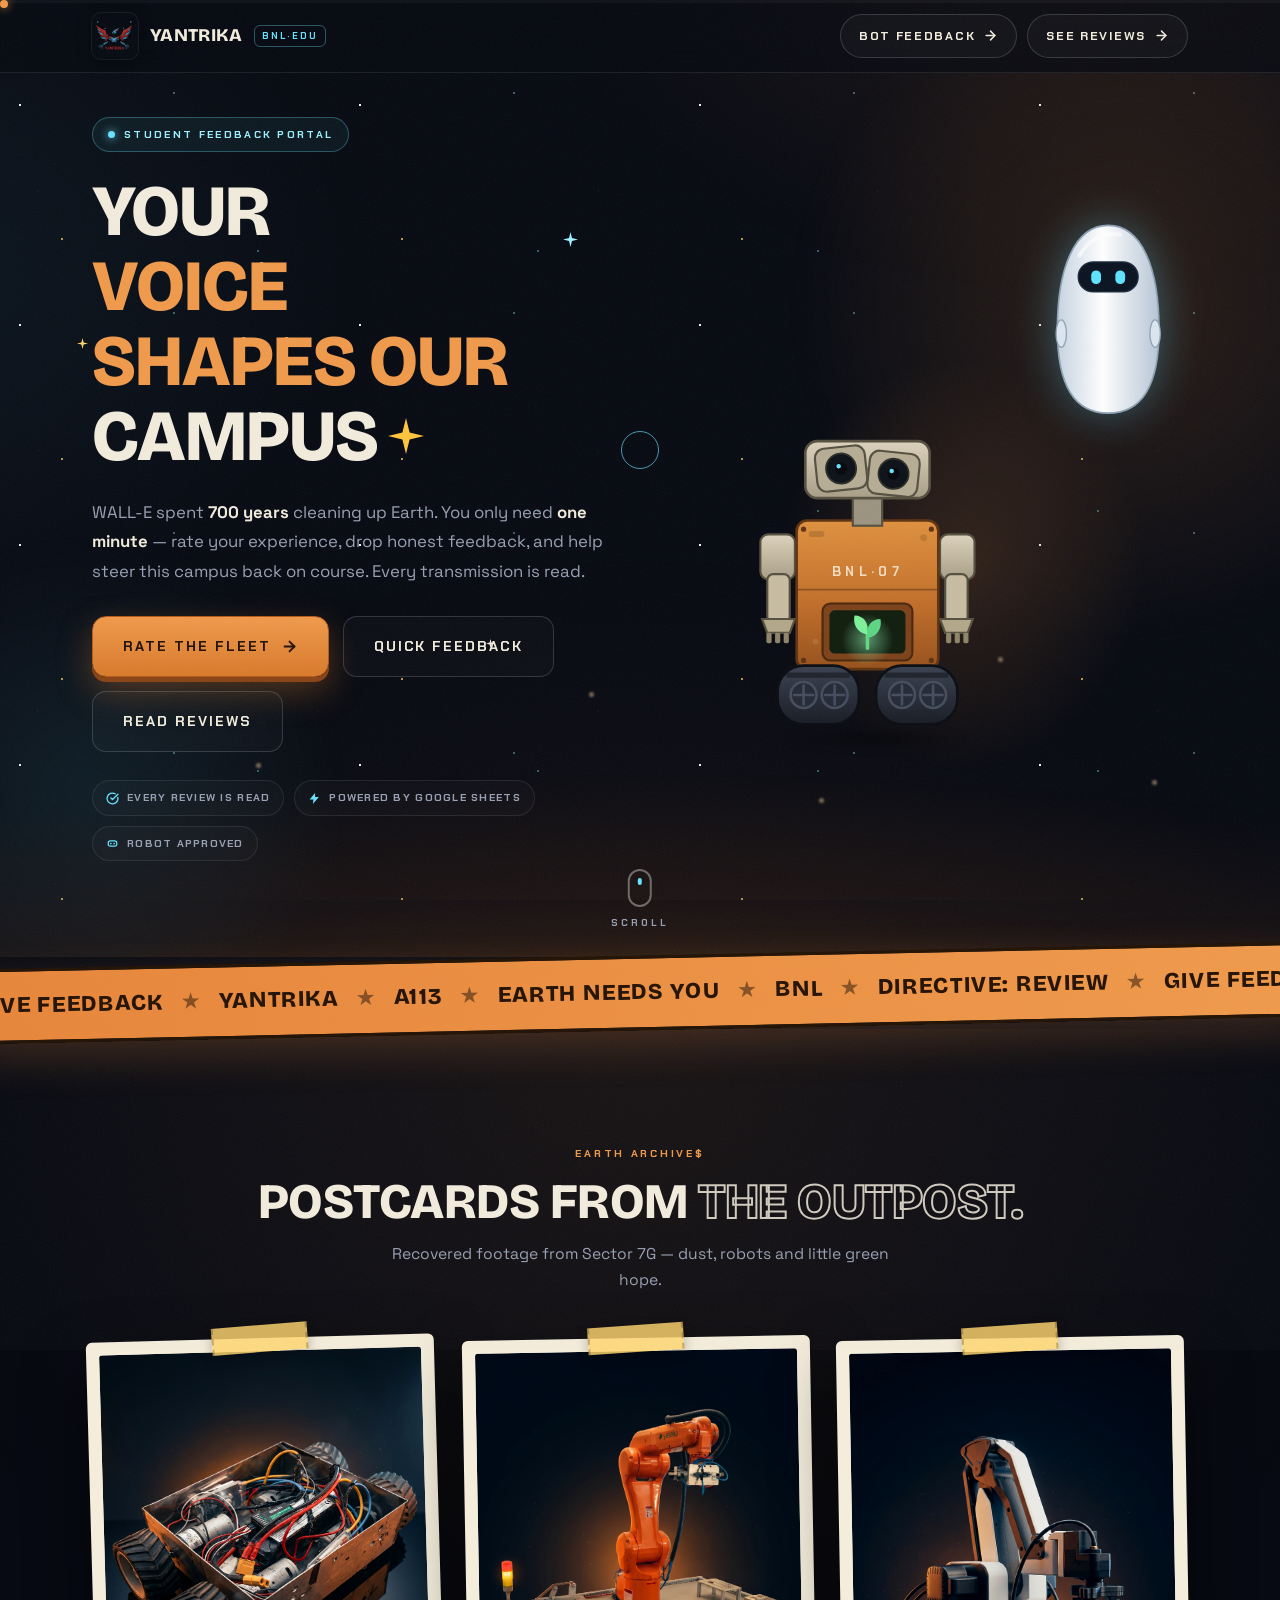
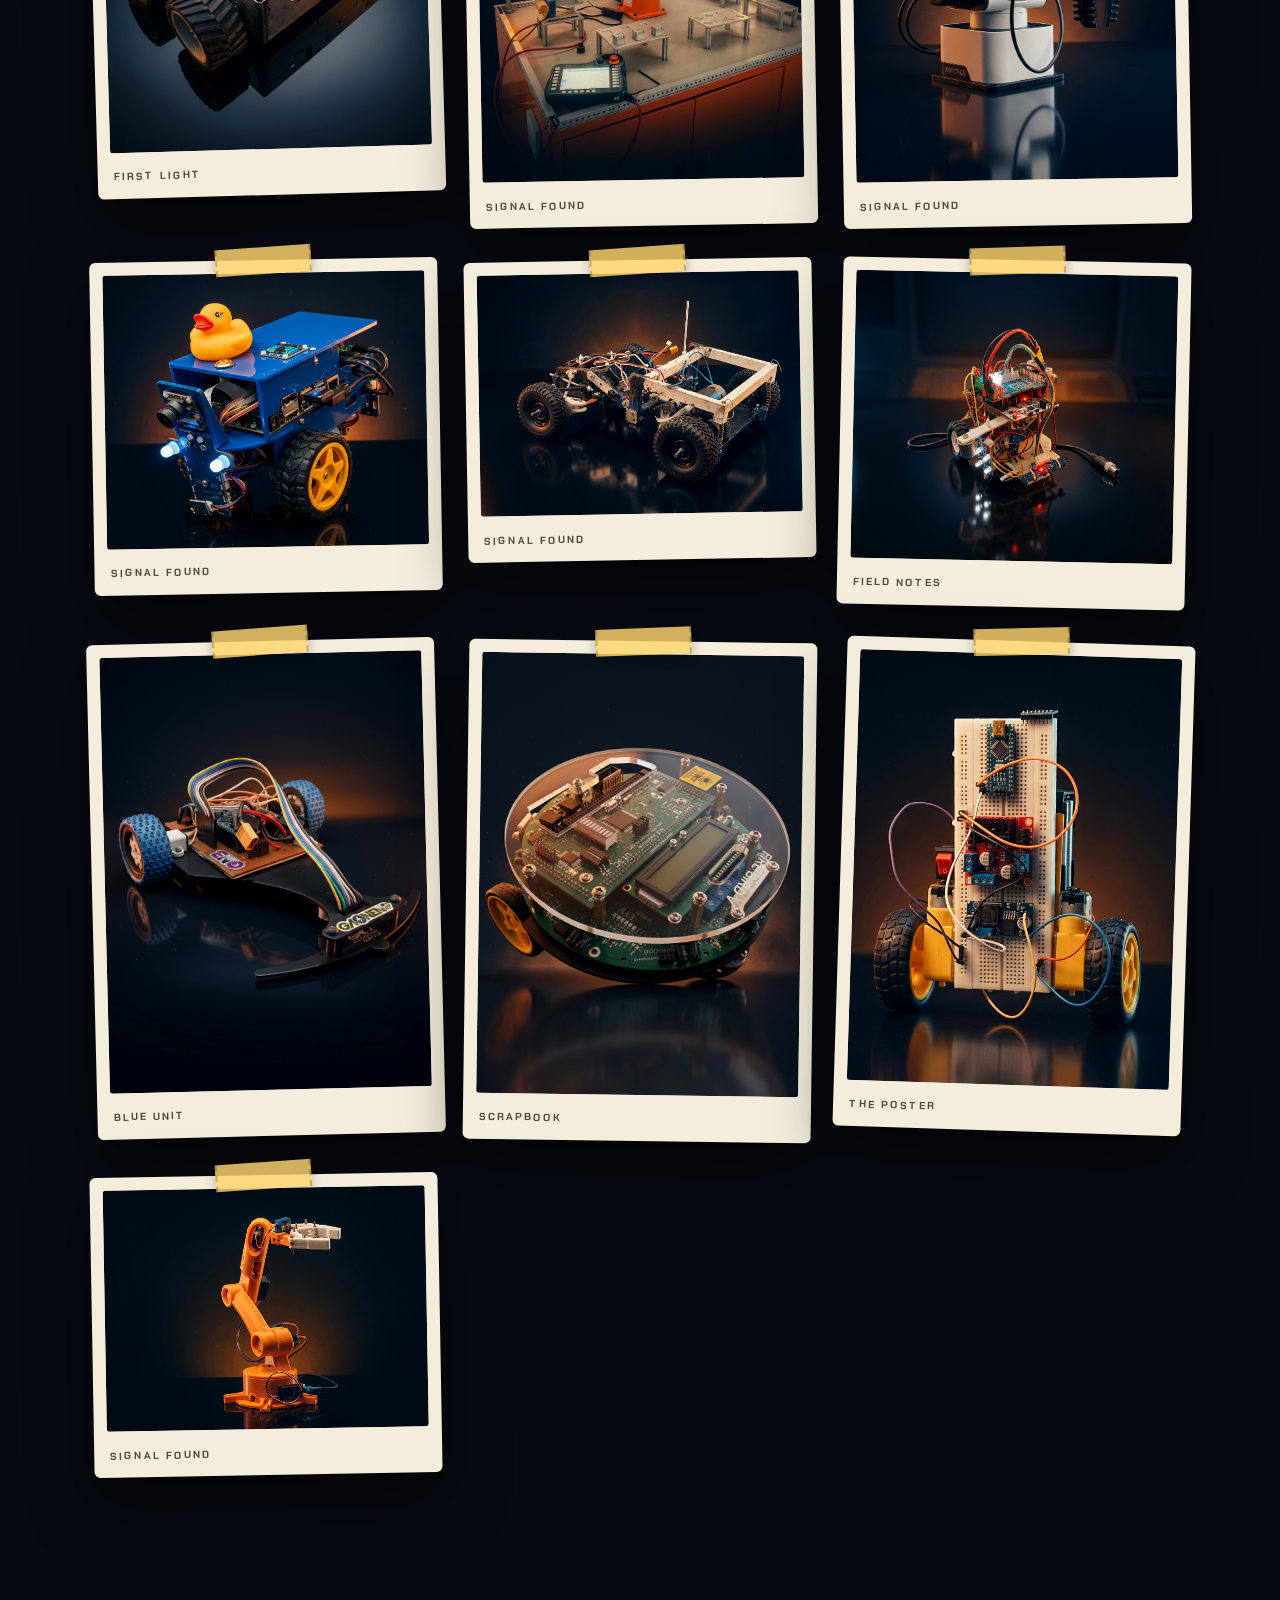
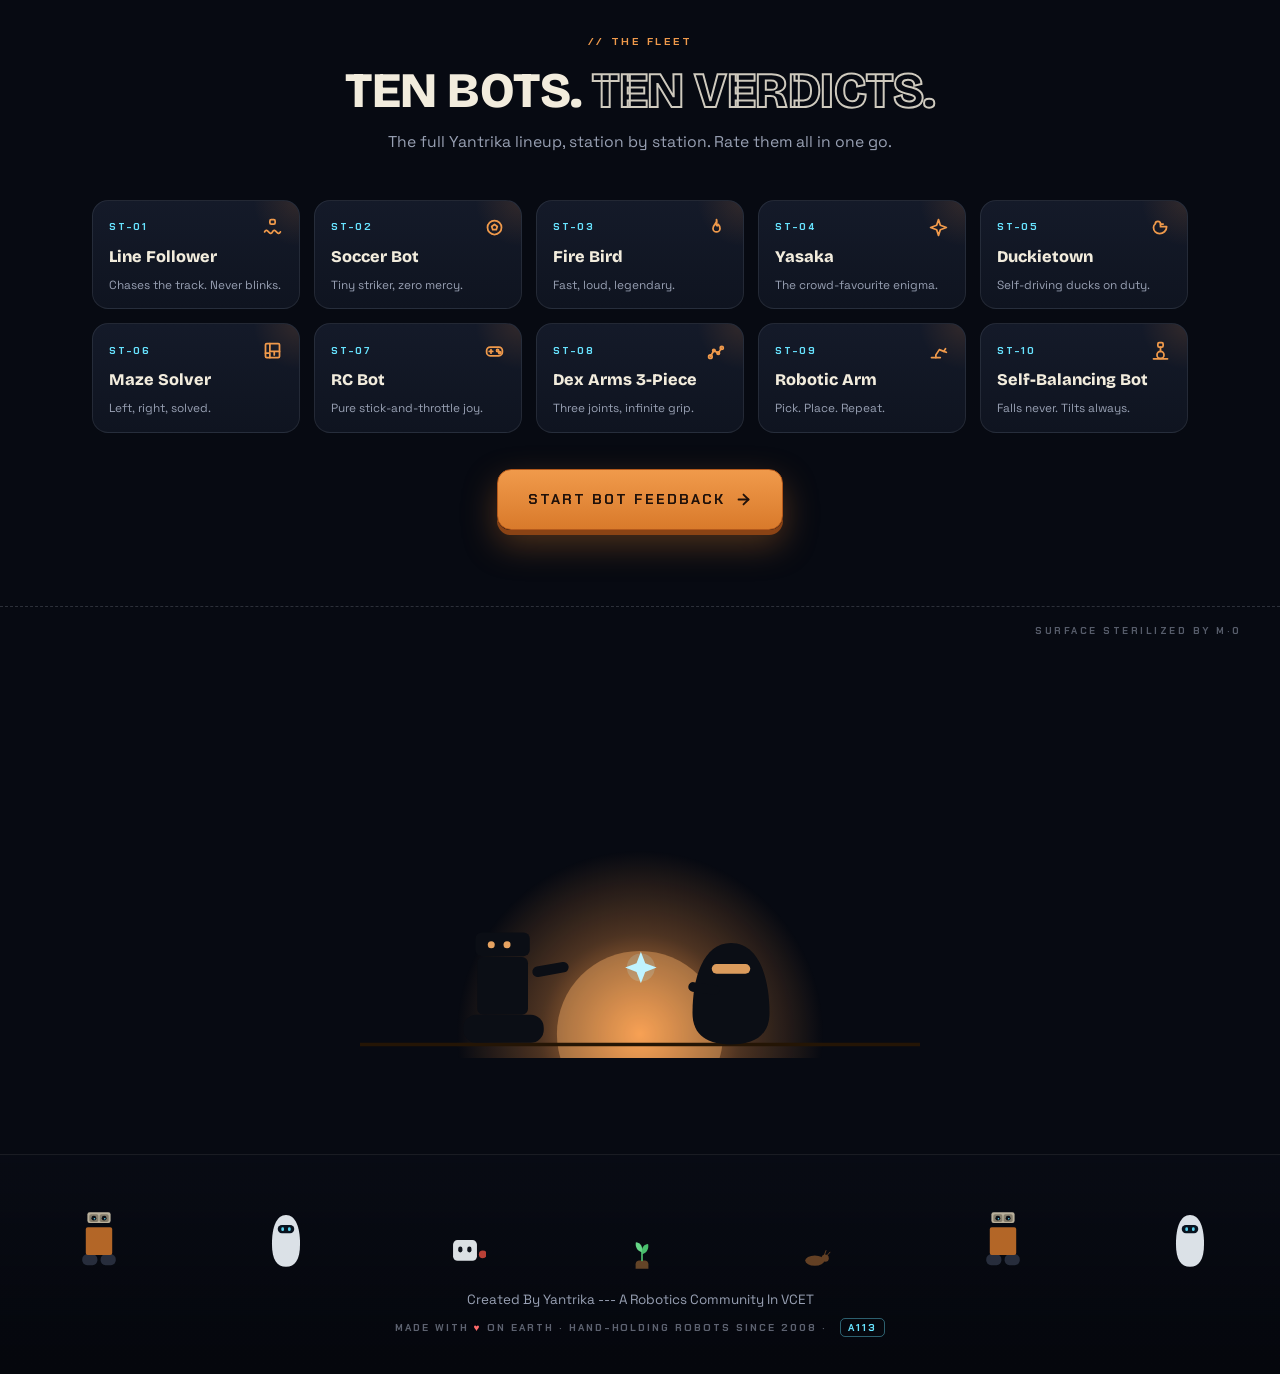
<file: index.html>
<!DOCTYPE html>
<html lang="en">
<head>
  <meta charset="UTF-8">
  <meta name="viewport" content="width=device-width, initial-scale=1.0">
  <title>Yantrika - a robotics community in VCET college · Directive: Feedback</title>
  <meta name="description" content="Share your feedback about your college experience. WALL-E approved.">
  <link rel="icon" href="images/whitelogo.jpg">
  <link rel="stylesheet" href="fonts.css">
  <link rel="stylesheet" href="style.css">
  <script>
    /* safety net: if theme.js ever fails, still reveal the page */
    setTimeout(function () {  
      document.body.classList.add("booted");
      var p = document.getElementById("preloader");
      if (p) p.remove();
    }, 4000);
  </script>
</head>
<body class="page-home">

  <!-- ================= BOOT / PRELOADER ================= -->
  <div class="preloader" id="preloader" aria-hidden="true">
    <div class="pre-inner">
      <svg class="pre-eyes" viewBox="0 0 140 56" aria-hidden="true">
        <img src="images/best.png" alt="" style="height: px; width: 250px; ">
      </svg>
      <div class="pre-logo">YANTRIKA</div>
      <div class="pre-track"><div class="pre-fill" id="preFill"></div></div>
      <div class="pre-meta"><span id="prePct">0%</span><span id="preLog">BNL OS v8.1 — booting…</span></div>
    </div>
  </div>

  <!-- scroll charge bar -->
  <div class="charge-bar" aria-hidden="true"><div class="charge-fill" id="chargeFill"></div></div>

  <!-- custom cursor -->
  <div class="cursor-dot" id="cursorDot" aria-hidden="true"></div>
  <div class="cursor-ring" id="cursorRing" aria-hidden="true"></div>

  <a class="skip-link" href="#main">Skip to content</a>

  <!-- ================= TOP BAR ================= -->
  <header class="topbar" id="topbar">
    <div class="topbar-inner">
      <a class="brand" href="index.html" data-magnetic>
        <span class="brand-eye" aria-hidden="true">
         <img src="images/best.png" alt="">
        </span>
        <span class="brand-text">YANTRIKA</span>
        <span class="brand-tag">BNL·EDU</span>
      </a>
      <nav class="topnav">
        <a class="nav-link" href="botfeed.html" data-magnetic>
          BOT FEEDBACK
          <svg xmlns="http://www.w3.org/2000/svg" width="15" height="15" viewBox="0 0 24 24" fill="none" stroke="currentColor" stroke-width="2.4" stroke-linecap="round" stroke-linejoin="round"><path d="M5 12h14"/><path d="m12 5 7 7-7 7"/></svg>
        </a>
        <a class="nav-link" href="reviews.html" data-magnetic>
          SEE REVIEWS
          <svg xmlns="http://www.w3.org/2000/svg" width="15" height="15" viewBox="0 0 24 24" fill="none" stroke="currentColor" stroke-width="2.4" stroke-linecap="round" stroke-linejoin="round"><path d="M5 12h14"/><path d="m12 5 7 7-7 7"/></svg>
        </a>
      </nav>
    </div>
  </header>

  <main id="main">

    <!-- ================= HERO ================= -->
    <section class="hero" id="top">
      <div class="hero-bg" aria-hidden="true">
        <div class="stars stars-1"></div>
        <div class="stars stars-2"></div>
        <div class="hero-glow hero-glow-a"></div>
        <div class="hero-glow hero-glow-b"></div>
        <div class="hero-horizon"></div>
        <svg class="sparkle sp-1" viewBox="0 0 24 24"><path d="M12 0l2.4 9.6L24 12l-9.6 2.4L12 24l-2.4-9.6L0 12l9.6-2.4z" fill="#9df1ff"/></svg>
        <svg class="sparkle sp-2" viewBox="0 0 24 24"><path d="M12 0l2.4 9.6L24 12l-9.6 2.4L12 24l-2.4-9.6L0 12l9.6-2.4z" fill="#ffd66e"/></svg>
        <svg class="sparkle sp-3" viewBox="0 0 24 24"><path d="M12 0l2.4 9.6L24 12l-9.6 2.4L12 24l-2.4-9.6L0 12l9.6-2.4z" fill="#f2ecdd"/></svg>
        <i class="dust d-1"></i><i class="dust d-2"></i><i class="dust d-3"></i>
        <i class="dust d-4"></i><i class="dust d-5"></i><i class="dust d-6"></i>
      </div>

      <div class="hero-grid container-x">

        <!-- copy -->
        <div class="hero-copy">
          <span class="badge scramble" data-text="STUDENT FEEDBACK PORTAL">// STUDENT FEEDBACK PORTAL</span>
          <h1 class="hero-title">
            <span class="line" style="--i:0"><span class="l-inner">YOUR</span></span>
            <span class="line" style="--i:1"><span class="l-inner accent">VOICE</span></span>
            <span class="line" style="--i:2"><span class="l-inner accent">SHAPES OUR</span></span>
            <span class="line" style="--i:3"><span class="l-inner">CAMPUS<svg class="title-star" viewBox="0 0 24 24" aria-hidden="true"><path d="M12 0l2.4 9.6L24 12l-9.6 2.4L12 24l-2.4-9.6L0 12l9.6-2.4z" fill="currentColor"/></svg></span></span>
          </h1>
          <p class="hero-text boot-fade" style="--bd:.55s">
            WALL-E spent <strong>700 years</strong> cleaning up Earth. You only need <strong>one minute</strong> —
            rate your experience, drop honest feedback, and help steer this campus
            back on course. Every transmission is read.
          </p>
          <div class="hero-cta boot-fade" style="--bd:.7s">
            <a href="botfeed.html" class="btn btn-primary btn-big" data-magnetic>
              RATE THE FLEET
              <svg xmlns="http://www.w3.org/2000/svg" width="17" height="17" viewBox="0 0 24 24" fill="none" stroke="currentColor" stroke-width="2.6" stroke-linecap="round" stroke-linejoin="round"><path d="M5 12h14"/><path d="m12 5 7 7-7 7"/></svg>
            </a>
            <a href="#console" class="btn btn-ghost btn-big" data-magnetic>QUICK FEEDBACK</a>
            <a href="reviews.html" class="btn btn-ghost btn-big" data-magnetic>READ REVIEWS</a>
          </div>
          <div class="hero-meta boot-fade" style="--bd:.85s">
            <span class="chip"><svg viewBox="0 0 24 24"><path d="M21.8 10A10 10 0 1 1 17 3.34" fill="none" stroke="currentColor" stroke-width="2.4" stroke-linecap="round"/><path d="m9 11 3 3L22 4" fill="none" stroke="currentColor" stroke-width="2.4" stroke-linecap="round" stroke-linejoin="round"/></svg>Every review is read</span>
            <span class="chip"><svg viewBox="0 0 24 24"><path d="M13 2 3 14h7l-1 8 11-13h-7z" fill="currentColor"/></svg>Powered by Google Sheets</span>
            <span class="chip"><svg viewBox="0 0 24 24"><rect x="4" y="7" width="16" height="10" rx="4" fill="none" stroke="currentColor" stroke-width="2.2"/><circle cx="9" cy="12" r="1.6" fill="currentColor"/><circle cx="15" cy="12" r="1.6" fill="currentColor"/></svg>Robot approved</span>
          </div>
        </div>

        <!-- robot stage -->
        <div class="hero-stage" id="heroStage" aria-hidden="true">
          <div class="stage-glow"></div>

          <!-- ============ WALL-E ============ -->
          <div class="walle" id="walleBot" data-parallax="18" role="button" tabindex="0" aria-label="WALL-E robot">
            <svg viewBox="0 0 360 412" class="walle-svg">
              <defs>
                <linearGradient id="wRust" x1="0" y1="0" x2="0" y2="1">
                  <stop offset="0" stop-color="#e0913f"/><stop offset=".55" stop-color="#c26f2a"/><stop offset="1" stop-color="#96511b"/>
                </linearGradient>
                <linearGradient id="wHead" x1="0" y1="0" x2="0" y2="1">
                  <stop offset="0" stop-color="#ddd3bd"/><stop offset="1" stop-color="#a99e86"/>
                </linearGradient>
                <linearGradient id="wTread" x1="0" y1="0" x2="0" y2="1">
                  <stop offset="0" stop-color="#3a4150"/><stop offset="1" stop-color="#171b24"/>
                </linearGradient>
                <radialGradient id="wPlant">
                  <stop offset="0" stop-color="#8df0b5" stop-opacity=".55"/><stop offset="1" stop-color="#8df0b5" stop-opacity="0"/>
                </radialGradient>
              </defs>

              <g class="w-bot">
                <!-- left arm -->
                <g class="arm-wrap"><g class="arm arm-l">
                  <rect x="56" y="166" width="40" height="52" rx="9" fill="url(#wHead)" stroke="#565040" stroke-width="2.5"/>
                  <rect x="64" y="212" width="26" height="56" rx="7" fill="#c8bda2" stroke="#565040" stroke-width="2.5"/>
                  <path d="M58 264 h38 l-6 16 h-26 z" fill="#b3a789" stroke="#565040" stroke-width="2.5"/>
                  <rect x="63" y="280" width="6" height="12" rx="2" fill="#8f8468"/>
                  <rect x="73" y="280" width="6" height="12" rx="2" fill="#8f8468"/>
                  <rect x="83" y="280" width="6" height="12" rx="2" fill="#8f8468"/>
                </g></g>
                <!-- right arm (mirrored) -->
                <g class="arm-wrap" transform="translate(360 0) scale(-1 1)"><g class="arm arm-r">
                  <rect x="56" y="166" width="40" height="52" rx="9" fill="url(#wHead)" stroke="#565040" stroke-width="2.5"/>
                  <rect x="64" y="212" width="26" height="56" rx="7" fill="#c8bda2" stroke="#565040" stroke-width="2.5"/>
                  <path d="M58 264 h38 l-6 16 h-26 z" fill="#b3a789" stroke="#565040" stroke-width="2.5"/>
                  <rect x="63" y="280" width="6" height="12" rx="2" fill="#8f8468"/>
                  <rect x="73" y="280" width="6" height="12" rx="2" fill="#8f8468"/>
                  <rect x="83" y="280" width="6" height="12" rx="2" fill="#8f8468"/>
                </g></g>

                <!-- body -->
                <g class="w-body">
                  <rect x="98" y="150" width="164" height="172" rx="12" fill="url(#wRust)" stroke="#5f3312" stroke-width="3"/>
                  <rect x="112" y="162" width="18" height="7" rx="3" fill="#000" opacity=".14"/>
                  <rect x="152" y="298" width="30" height="6" rx="3" fill="#000" opacity=".18"/>
                  <circle cx="245" cy="170" r="4" fill="#000" opacity=".12"/>
                  <circle cx="120" cy="290" r="3.4" fill="#fff" opacity=".1"/>
                  <line x1="98" y1="230" x2="262" y2="230" stroke="#5f3312" stroke-width="2" opacity=".55"/>
                  <text x="180" y="214" text-anchor="middle" font-family="Chakra Petch, monospace" font-weight="700" font-size="15" letter-spacing="5" fill="#f7e9d2" opacity=".9">BNL·07</text>
                  <g class="w-chest">
                    <rect x="128" y="246" width="104" height="66" rx="9" fill="#7c421a" stroke="#4a270c" stroke-width="2.5"/>
                    <rect x="136" y="254" width="88" height="50" rx="6" fill="#101d0d"/>
                    <circle class="plant-glow" cx="180" cy="288" r="30" fill="url(#wPlant)"/>
                    <path d="M180 298 v-18" stroke="#63d97f" stroke-width="4" stroke-linecap="round"/>
                    <path d="M180 282 c-13 -2 -17 -13 -15 -22 c11 0 17 9 15 22 z" fill="#7ef29a"/>
                    <path d="M180 286 c13 -2 17 -13 15 -22 c-11 0 -17 9 -15 22 z" fill="#5cd684"/>
                  </g>
                  <circle cx="106" cy="160" r="3" fill="#5f3312"/><circle cx="254" cy="160" r="3" fill="#5f3312"/>
                  <circle cx="106" cy="312" r="3" fill="#5f3312"/><circle cx="254" cy="312" r="3" fill="#5f3312"/>
                </g>

                <!-- neck + head -->
                <rect x="163" y="122" width="34" height="34" fill="#9c9480" stroke="#565040" stroke-width="2.5"/>
                <g class="w-head">
                  <rect x="108" y="58" width="144" height="66" rx="14" fill="url(#wHead)" stroke="#565040" stroke-width="3"/>
                  <rect x="166" y="88" width="28" height="12" rx="4" fill="#8b8168"/>
                  <g transform="translate(118 68) rotate(-6)">
                    <rect x="0" y="0" width="58" height="50" rx="11" fill="#b7ad95" stroke="#565040" stroke-width="2.5"/>
                    <circle cx="29" cy="25" r="17.5" fill="#0d1118" stroke="#2c2f28" stroke-width="2"/>
                    <g class="pupil pupil-l">
                      <circle cx="29" cy="25" r="7" fill="#05070c"/>
                      <circle cx="26.5" cy="22" r="2.6" fill="#67e3ff"/>
                    </g>
                    <rect class="lid" x="0" y="0" width="58" height="50" rx="11" fill="#b7ad95" stroke="#565040" stroke-width="2.5"/>
                  </g>
                  <g transform="translate(184 68) rotate(6)">
                    <rect x="0" y="0" width="58" height="50" rx="11" fill="#b7ad95" stroke="#565040" stroke-width="2.5"/>
                    <circle cx="29" cy="25" r="17.5" fill="#0d1118" stroke="#2c2f28" stroke-width="2"/>
                    <g class="pupil pupil-r">
                      <circle cx="29" cy="25" r="7" fill="#05070c"/>
                      <circle cx="26.5" cy="22" r="2.6" fill="#67e3ff"/>
                    </g>
                    <rect class="lid" x="0" y="0" width="58" height="50" rx="11" fill="#b7ad95" stroke="#565040" stroke-width="2.5"/>
                  </g>
                </g>
              </g>

              <!-- treads -->
              <g class="w-treads">
                <g class="tread">
                  <rect x="76" y="318" width="94" height="68" rx="30" fill="url(#wTread)" stroke="#0a0d13" stroke-width="3"/>
                  <g class="wheel" style="transform-origin:106px 352px"><circle cx="106" cy="352" r="15" fill="#242a36" stroke="#454d5e" stroke-width="3"/><path d="M106 341 v22 M95 352 h22" stroke="#454d5e" stroke-width="3" stroke-linecap="round"/></g>
                  <g class="wheel" style="transform-origin:142px 352px"><circle cx="142" cy="352" r="15" fill="#242a36" stroke="#454d5e" stroke-width="3"/><path d="M142 341 v22 M131 352 h22" stroke="#454d5e" stroke-width="3" stroke-linecap="round"/></g>
                  <rect x="86" y="326" width="74" height="6" rx="3" fill="#0a0d13" opacity=".5"/>
                </g>
                <g class="tread">
                  <rect x="190" y="318" width="94" height="68" rx="30" fill="url(#wTread)" stroke="#0a0d13" stroke-width="3"/>
                  <g class="wheel" style="transform-origin:220px 352px"><circle cx="220" cy="352" r="15" fill="#242a36" stroke="#454d5e" stroke-width="3"/><path d="M220 341 v22 M209 352 h22" stroke="#454d5e" stroke-width="3" stroke-linecap="round"/></g>
                  <g class="wheel" style="transform-origin:256px 352px"><circle cx="256" cy="352" r="15" fill="#242a36" stroke="#454d5e" stroke-width="3"/><path d="M256 341 v22 M245 352 h22" stroke="#454d5e" stroke-width="3" stroke-linecap="round"/></g>
                  <rect x="200" y="326" width="74" height="6" rx="3" fill="#0a0d13" opacity=".5"/>
                </g>
              </g>
            </svg>
            <div class="bubble" id="walleBubble">Eee-va!</div>
          </div>

          <!-- ============ EVE ============ -->
          <div class="eve" id="eveBot" data-parallax="-26" role="button" tabindex="0" aria-label="EVE robot">
            <svg viewBox="0 0 200 320" class="eve-svg">
              <defs>
                <linearGradient id="eBody" x1="0" y1="0" x2="1" y2="0">
                  <stop offset="0" stop-color="#c7d4e2"/><stop offset=".45" stop-color="#ffffff"/><stop offset="1" stop-color="#b7c6d6"/>
                </linearGradient>
              </defs>
              <g class="eve-body">
                <path d="M100 16 C152 16 178 82 178 176 C178 266 150 304 100 304 C50 304 22 266 22 176 C22 82 48 16 100 16 Z" fill="url(#eBody)" stroke="#8fa2b5" stroke-width="2.5"/>
                <path d="M56 62 C70 36 96 26 118 30" stroke="#fff" stroke-width="6" stroke-linecap="round" fill="none" opacity=".65"/>
                <rect x="54" y="72" width="92" height="46" rx="23" fill="#0a1320" stroke="#1e2c3f" stroke-width="2"/>
                <g class="eve-eyes">
                  <rect x="74" y="85" width="15" height="21" rx="7.5" fill="#5fe3ff"/>
                  <rect x="111" y="85" width="15" height="21" rx="7.5" fill="#5fe3ff"/>
                </g>
                <g class="eve-happy">
                  <path d="M70 103 q10 -14 20 0" stroke="#5fe3ff" stroke-width="5" fill="none" stroke-linecap="round"/>
                  <path d="M110 103 q10 -14 20 0" stroke="#5fe3ff" stroke-width="5" fill="none" stroke-linecap="round"/>
                </g>
                <ellipse cx="28" cy="182" rx="8" ry="21" fill="#dbe6f0" stroke="#8fa2b5" stroke-width="2"/>
                <ellipse cx="172" cy="182" rx="8" ry="21" fill="#dbe6f0" stroke="#8fa2b5" stroke-width="2"/>
              </g>
            </svg>
            <div class="bubble" id="eveBubble">Directive?</div>
          </div>

          <!-- stickers -->
          <div class="sticker st-a113">A113</div>
          <div class="sticker st-bnl">BNL</div>
          <div class="sticker st-plant">
            <svg viewBox="0 0 100 120" aria-hidden="true">
              <path d="M30 118 v-14 q0-10 10-12 h20 q10 2 10 12 v14 z" fill="#6b4a2a" stroke="#3f2a15" stroke-width="3"/>
              <path d="M38 92 v-6 h24 v6" fill="none" stroke="#3f2a15" stroke-width="3"/>
              <path d="M50 92 V64" stroke="#58d37a" stroke-width="5" stroke-linecap="round"/>
              <path d="M50 66 c-16 -3 -22 -18 -19 -31 c14 1 22 12 19 31 z" fill="#6fe892"/>
              <path d="M50 72 c16 -3 22 -18 19 -31 c-14 1 -22 12 -19 31 z" fill="#4fcf76"/>
              <circle class="plant-spark" cx="50" cy="50" r="7" fill="#bff3ff" opacity=".9"/>
            </svg>
          </div>
          <div class="ground-shadow"></div>
        </div>
      </div>

      <a class="scroll-cue" href="#fleet" aria-label="Scroll to the bot lineup">
        <span class="cue-mouse"><i></i></span>
        SCROLL
      </a>
    </section>

    <!-- ================= MARQUEE ================= -->
    <div class="marquee" aria-hidden="true">
      <div class="marquee-track">
        <span>GIVE FEEDBACK <i>★</i> YANTRIKA <i>★</i> A113 <i>★</i> EARTH NEEDS YOU <i>★</i> BNL <i>★</i> DIRECTIVE: REVIEW <i>★</i>&nbsp;</span>
        <span>GIVE FEEDBACK <i>★</i> YANTRIKA <i>★</i> A113 <i>★</i> EARTH NEEDS YOU <i>★</i> BNL <i>★</i> DIRECTIVE: REVIEW <i>★</i>&nbsp;</span>
      </div>
    </div>

    
    <!-- ================= EARTH ARCHIVES (gallery) ================= -->
    <section class="archives" id="archives">
      <div class="container-x">
        <div class="sec-head" data-reveal>
          <span class="sec-label scramble" data-text="EARTH ARCHIVES">// EARTH ARCHIVES</span>
          <h2 class="sec-title">POSTCARDS FROM <span class="outline">THE OUTPOST.</span></h2>
          <p class="sec-sub">Recovered footage from Sector 7G — dust, robots and little green hope.</p>
        </div>

        <div class="polaroid-grid">
          <div data-reveal>
            <figure class="polaroid pg-wide tiltable" style="--r:-1.6deg">
              <span class="tape" aria-hidden="true"></span>
              <img src="images/archive-hero.jpg" alt="WALL-E archive — wide scan" loading="lazy">
              <figcaption>FIRST LIGHT</figcaption>
            </figure>
          </div>
          <div data-reveal style="--d:.08s">
            <figure class="polaroid tiltable" style="--r:-1deg">
              <span class="tape" aria-hidden="true"></span>
              <img src="images/archive-09.png" alt="WALL-E archive — signal found" loading="lazy">
              <figcaption> SIGNAL FOUND</figcaption>
            </figure>
          </div>
         
            <div data-reveal style="--d:.08s">
            <figure class="polaroid tiltable" style="--r:-1deg">
              <span class="tape" aria-hidden="true"></span>
              <img src="images/archive-08.jpg" alt="WALL-E archive — signal found" loading="lazy">
              <figcaption>  SIGNAL FOUND</figcaption>
            </figure>
          </div>
           <div data-reveal style="--d:.08s">
            <figure class="polaroid tiltable" style="--r:-1deg">
              <span class="tape" aria-hidden="true"></span>
              <img src="images/duck.png" alt="WALL-E archive — signal found" loading="lazy">
              <figcaption> SIGNAL FOUND</figcaption>
            </figure>
          </div> 
           <div data-reveal style="--d:.08s">
            <figure class="polaroid tiltable" style="--r:-1deg">
              <span class="tape" aria-hidden="true"></span>
              <img src="images/rcbot.png" alt="WALL-E archive — signal found" loading="lazy">
              <figcaption> SIGNAL FOUND</figcaption>
            </figure>
          </div>
          <div data-reveal style="--d:.06s">
            <figure class="polaroid tiltable" style="--r:1.2deg">
              <span class="tape" aria-hidden="true"></span>
              <img src="images/archive-01.jpg" alt="WALL-E archive — field notes" loading="lazy">
              <figcaption> FIELD NOTES</figcaption>
            </figure>
          </div>
          <div data-reveal style="--d:.14s">
            <figure class="polaroid tiltable" style="--r:-1.4deg">
              <span class="tape" aria-hidden="true"></span>
              <img src="images/archive-02.jpg" alt="WALL-E archive — blue unit" loading="lazy">
              <figcaption> BLUE UNIT</figcaption>
            </figure>
              </div>
          <div data-reveal style="--d:.22s">
            <figure class="polaroid tiltable" style="--r:.8deg">
              <span class="tape" aria-hidden="true"></span>
              <img src="images/archive-03.jpg" alt="WALL-E archive — scrapbook page" loading="lazy">
              <figcaption> SCRAPBOOK</figcaption>
            </figure>
          </div>
          <div data-reveal style="--d:.1s">
           <figure class="polaroid pg-tall tiltable" style="--r:1.8deg">
             <span class="tape" aria-hidden="true"></span>
             <img src="images/archive-poster.jpg" alt="WALL-E archive — poster" loading="lazy">
             <figcaption> THE POSTER</figcaption>
           </figure>
         </div>
          <div data-reveal style="--d:.08s">
            <figure class="polaroid tiltable" style="--r:-1deg">
              <span class="tape" aria-hidden="true"></span>
              <img src="images/archive-04.jpg" alt="WALL-E archive — signal found" loading="lazy">
              <figcaption> SIGNAL FOUND</figcaption>
            </figure>
          </div>
        
          
        </div>
      </div>
    </section>

    <!-- ================= THE FLEET (bot lineup) ================= -->
    <section class="fleet-section" id="fleet">
      <div class="container-x">
        <div class="sec-head" data-reveal>
          <span class="sec-label scramble" data-text="THE FLEET">// THE FLEET</span>
          <h2 class="sec-title">TEN BOTS. <span class="outline">TEN VERDICTS.</span></h2>
          <p class="sec-sub">The full Yantrika lineup, station by station. Rate them all in one go.</p>
        </div>

        <div class="fleet-grid">
          <a class="fleet-chip" href="botfeed.html#st-line-follower" data-reveal>
            <span class="fc-top"><span class="fc-idx">ST-01</span><svg class="fc-icon" viewBox="0 0 24 24" fill="none" stroke="currentColor" stroke-width="2" stroke-linecap="round" stroke-linejoin="round"><rect x="9" y="3" width="6" height="5" rx="1.5"/><path d="M3 17c3-6 6 6 9 0s6 6 9 0"/></svg></span>
            <span class="fc-name">Line Follower</span>
            <span class="fc-tag">Chases the track. Never blinks.</span>
          </a>
          <a class="fleet-chip" href="botfeed.html#st-soccer-bot" data-reveal style="--d:.05s">
            <span class="fc-top"><span class="fc-idx">ST-02</span><svg class="fc-icon" viewBox="0 0 24 24" fill="none" stroke="currentColor" stroke-width="2" stroke-linecap="round" stroke-linejoin="round"><circle cx="12" cy="12" r="8"/><path d="M12 8.5l3.2 2.3-1.2 3.7h-4l-1.2-3.7z"/></svg></span>
            <span class="fc-name">Soccer Bot</span>
            <span class="fc-tag">Tiny striker, zero mercy.</span>
          </a>
          <a class="fleet-chip" href="botfeed.html#st-fire-bird" data-reveal style="--d:.1s">
            <span class="fc-top"><span class="fc-idx">ST-03</span><svg class="fc-icon" viewBox="0 0 24 24" fill="none" stroke="currentColor" stroke-width="2" stroke-linecap="round" stroke-linejoin="round"><path d="M12 3c1.5 4-4 5.5-4 10a4 4 0 0 0 8 0c0-2-1-3.5-2-4.5.2 1.6-2 2.2-2 .5 0-2 1-4 0-6z"/></svg></span>
            <span class="fc-name">Fire Bird</span>
            <span class="fc-tag">Fast, loud, legendary.</span>
          </a>
          <a class="fleet-chip" href="botfeed.html#st-yasaka" data-reveal style="--d:.15s">
            <span class="fc-top"><span class="fc-idx">ST-04</span><svg class="fc-icon" viewBox="0 0 24 24" fill="none" stroke="currentColor" stroke-width="2" stroke-linecap="round" stroke-linejoin="round"><path d="M12 3l2.1 6.4L21 12l-6.9 2.6L12 21l-2.1-6.4L3 12l6.9-2.6z"/></svg></span>
            <span class="fc-name">Yasaka</span>
            <span class="fc-tag">The crowd-favourite enigma.</span>
          </a>
          <a class="fleet-chip" href="botfeed.html#st-duckietown" data-reveal style="--d:.2s">
            <span class="fc-top"><span class="fc-idx">ST-05</span><svg class="fc-icon" viewBox="0 0 24 24" fill="none" stroke="currentColor" stroke-width="2" stroke-linecap="round" stroke-linejoin="round"><path d="M9 5a3 3 0 0 1 3 3v3h7c0 5-4 8-8 8s-7-3-7-7c0-2 1-3.4 2-4.2A3 3 0 0 1 9 5z"/><path d="M12 8h3"/></svg></span>
            <span class="fc-name">Duckietown</span>
            <span class="fc-tag">Self-driving ducks on duty.</span>
          </a>
          <a class="fleet-chip" href="botfeed.html#st-maze-solver" data-reveal style="--d:.08s">
            <span class="fc-top"><span class="fc-idx">ST-06</span><svg class="fc-icon" viewBox="0 0 24 24" fill="none" stroke="currentColor" stroke-width="2" stroke-linecap="round" stroke-linejoin="round"><rect x="4" y="4" width="16" height="16" rx="1.5"/><path d="M9 4v9h11M4 15h5v5M14 13v4"/></svg></span>
            <span class="fc-name">Maze Solver</span>
            <span class="fc-tag">Left, right, solved.</span>
          </a>
          <a class="fleet-chip" href="botfeed.html#st-rc-bot" data-reveal style="--d:.13s">
            <span class="fc-top"><span class="fc-idx">ST-07</span><svg class="fc-icon" viewBox="0 0 24 24" fill="none" stroke="currentColor" stroke-width="2" stroke-linecap="round" stroke-linejoin="round"><rect x="3" y="8" width="18" height="10" rx="4"/><path d="M8 11v4M6 13h4"/><circle cx="15.5" cy="12" r="1.2"/><circle cx="18" cy="14.5" r="1.2"/></svg></span>
            <span class="fc-name">RC Bot</span>
            <span class="fc-tag">Pure stick-and-throttle joy.</span>
          </a>
          <a class="fleet-chip" href="botfeed.html#st-dex-arms" data-reveal style="--d:.18s">
            <span class="fc-top"><span class="fc-idx">ST-08</span><svg class="fc-icon" viewBox="0 0 24 24" fill="none" stroke="currentColor" stroke-width="2" stroke-linecap="round" stroke-linejoin="round"><circle cx="5" cy="19" r="2"/><path d="M5 19l4-7 5 3 4-6"/><circle cx="9" cy="12" r="1.4"/><circle cx="14" cy="15" r="1.4"/><circle cx="18" cy="9" r="1.8"/></svg></span>
            <span class="fc-name">Dex Arms 3-Piece</span>
            <span class="fc-tag">Three joints, infinite grip.</span>
          </a>
          <a class="fleet-chip" href="botfeed.html#st-robotic-arm" data-reveal style="--d:.23s">
            <span class="fc-top"><span class="fc-idx">ST-09</span><svg class="fc-icon" viewBox="0 0 24 24" fill="none" stroke="currentColor" stroke-width="2" stroke-linecap="round" stroke-linejoin="round"><path d="M4 20h10"/><path d="M9 20v-3l4-6 5 2"/><path d="M18 13l2-3M18 13l3 1"/></svg></span>
            <span class="fc-name">Robotic Arm</span>
            <span class="fc-tag">Pick. Place. Repeat.</span>
          </a>
          <a class="fleet-chip" href="botfeed.html#st-self-balancing" data-reveal style="--d:.28s">
            <span class="fc-top"><span class="fc-idx">ST-10</span><svg class="fc-icon" viewBox="0 0 24 24" fill="none" stroke="currentColor" stroke-width="2" stroke-linecap="round" stroke-linejoin="round"><circle cx="12" cy="17" r="4"/><path d="M12 13V8"/><rect x="9" y="3" width="6" height="5" rx="1.5"/><path d="M4 21.5h16"/></svg></span>
            <span class="fc-name">Self-Balancing Bot</span>
            <span class="fc-tag">Falls never. Tilts always.</span>
          </a>
        </div>

        <div class="fleet-cta" data-reveal>
          <a href="botfeed.html" class="btn btn-primary btn-big" data-magnetic>
            START BOT FEEDBACK
            <svg xmlns="http://www.w3.org/2000/svg" width="17" height="17" viewBox="0 0 24 24" fill="none" stroke="currentColor" stroke-width="2.6" stroke-linecap="round" stroke-linejoin="round"><path d="M5 12h14"/><path d="m12 5 7 7-7 7"/></svg>
          </a>
        </div>
      </div>
    </section>

   
    <!-- <section class="console-section" id="console">
      <div class="container-x">
        <div class="sec-head" data-reveal>
          <span class="sec-label scramble" data-text="TRANSMISSION CONSOLE">// TRANSMISSION CONSOLE</span>
          <h2 class="sec-title">SHARE YOUR <span class="accent">FEEDBACK.</span></h2>
          <p class="sec-sub">It takes one minute. Even a trash-compacting robot could do it.</p>
        </div>

        <div class="console-grid">
          
          <section class="card form-card hud tilt-safe" data-reveal>
            <div class="hud-head" aria-hidden="true">
              <span class="hud-dots"><i></i><i></i><i></i></span>
              <span class="hud-title">FEEDBACK_CONSOLE v3.0</span>
              <span class="hud-chip">SHEET 2</span>
            </div>

            <form id="feedbackForm" novalidate>

              <div class="field">
                <label for="name"><span class="field-idx">01</span> NAME <span class="req">*</span></label>
                <input type="text" id="name" name="name" placeholder="e.g. Rahul Sharma" autocomplete="name">
              </div>

              <div class="field">
                <label for="branch"><span class="field-idx">02</span> BRANCH <span class="req">*</span></label>
                <select id="branch" name="branch">
                  <option value="" disabled selected>Select your branch</option>
                  <option value="CSE">CSE</option>
                  <option value="COMPS">COMPS</option>
                  <option value="ECE">EXTC</option>
                  <option value="Mechanical">Mechanical</option>
                  <option value="Civil">Civil</option>
                  <option value="IT">IT</option>
                  <option value="Other">Other</option>
                </select>
              </div>

              <div class="field">
                <label><span class="field-idx">03</span> RATING <span class="req">*</span></label>
                <div class="star-row" id="starRow">
                  <button type="button" class="star" data-value="1" aria-label="1 star">★</button>
                  <button type="button" class="star" data-value="2" aria-label="2 stars">★</button>
                  <button type="button" class="star" data-value="3" aria-label="3 stars">★</button>
                  <button type="button" class="star" data-value="4" aria-label="4 stars">★</button>
                  <button type="button" class="star" data-value="5" aria-label="5 stars">★</button>
                  <span class="rating-text" id="ratingText">Select your rating</span>
                </div>
              </div>

              <div class="field">
                <label for="feedback"><span class="field-idx">04</span> FEEDBACK <span class="req">*</span></label>
                <textarea id="feedback" name="feedback" rows="4" placeholder="Write your honest feedback about the bot you liked....."></textarea>
              </div>

             
              <ul class="alert alert-error" id="formError" hidden></ul>

              <button type="submit" class="btn btn-primary btn-block" id="submitBtn">
                <span class="btn-label">TRANSMIT FEEDBACK</span>
                <svg xmlns="http://www.w3.org/2000/svg" width="16" height="16" viewBox="0 0 24 24" fill="none" stroke="currentColor" stroke-width="2.6" stroke-linecap="round" stroke-linejoin="round"><path d="m3 11 18-8-8 18-2.5-7.5z"/><path d="m10.5 13.5 8-8"/></svg>
              </button>
            </form>

            
            <div class="alert alert-success" id="formSuccess" hidden>
              <svg xmlns="http://www.w3.org/2000/svg" width="20" height="20" viewBox="0 0 24 24" fill="none" stroke="currentColor" stroke-width="2.4" stroke-linecap="round" stroke-linejoin="round"><path d="M21.801 10A10 10 0 1 1 17 3.335"/><path d="m9 11 3 3L22 4"/></svg>
              <span>Directive complete — your feedback reached the Axiom. Thank you!</span>
            </div>
          </section>

          
          <aside class="console-side">
            <div class="card protocol-card" data-reveal style="--d:.12s">
              <h3 class="side-title">// PROTOCOL</h3>
              <ol class="steps">
                <li>
                  <span class="step-num">01</span>
                  <div><h4>Fill the console</h4><p>Name and branch — twenty seconds flat.</p></div>
                </li>
                <li>
                  <span class="step-num">02</span>
                  <div><h4>Rate the directive</h4><p>One to five stars. Be honest, not polite.</p></div>
                </li>
                <li>
                  <span class="step-num">03</span>
                  <div><h4>Transmit</h4><p>Beamed straight to the Axiom (a.k.a. Google Sheets).</p></div>
                </li>
              </ol>
            </div>

            <div class="card eve-card" data-reveal style="--d:.24s">
              <div class="eve-mini" aria-hidden="true">
                <svg viewBox="0 0 200 320">
                  <path d="M100 16 C152 16 178 82 178 176 C178 266 150 304 100 304 C50 304 22 266 22 176 C22 82 48 16 100 16 Z" fill="#eef4fa" stroke="#8fa2b5" stroke-width="4"/>
                  <rect x="54" y="72" width="92" height="46" rx="23" fill="#0a1320"/>
                  <rect x="74" y="85" width="15" height="21" rx="7.5" fill="#5fe3ff"/>
                  <rect x="111" y="85" width="15" height="21" rx="7.5" fill="#5fe3ff"/>
                </svg>
              </div>
              <div>
                <h4>EVE is watching (kindly)</h4>
                <p>No spam. No tracking. Just your words, stored safely on the ship.</p>
              </div>
            </div>

            <div class="sticker-row" data-reveal style="--d:.34s" aria-hidden="true">
              <span class="mini-sticker ms-bnl">BNL APPROVED</span>
              <span class="mini-sticker ms-eve">EVE·CERTIFIED</span>
              <span class="mini-sticker ms-mo">M·O STERILIZED</span>
            </div>
          </aside>
        </div>
      </div>-->

      
      <div class="mo-track" aria-hidden="true">
        <span class="mo-label">SURFACE STERILIZED BY M·O</span>
        <div class="mo" id="moBot">
          <svg viewBox="0 0 130 112" class="mo-svg">
            <rect x="56" y="10" width="18" height="12" rx="4" fill="#b9c4cf"/>
            <rect x="28" y="22" width="74" height="64" rx="14" fill="#eef3f6" stroke="#b9c4cf" stroke-width="3"/>
            <rect x="44" y="42" width="13" height="18" rx="6.5" fill="#10151d"/>
            <rect x="72" y="42" width="13" height="18" rx="6.5" fill="#10151d"/>
            <rect x="36" y="74" width="58" height="10" rx="5" fill="#c9d3dd"/>
            <rect x="98" y="50" width="16" height="9" rx="4" fill="#c9453a"/>
            <g class="brush" style="transform-origin:120px 66px">
              <circle cx="120" cy="66" r="12" fill="#c9453a" stroke="#8c2119" stroke-width="3"/>
              <path d="M120 55 v22 M109 66 h22" stroke="#8c2119" stroke-width="3" stroke-linecap="round"/>
              <path d="M112 58 l16 16 M128 58 l-16 16" stroke="#8c2119" stroke-width="2" stroke-linecap="round"/>
            </g>
          </svg>
        </div>
      </div>
    </section> 


    <!-- ================= CTA ================= -->
    <section class="cta">
      <div class="container-x cta-inner" data-reveal>
        <svg class="hh-svg" viewBox="0 0 640 300" aria-hidden="true">
          <defs>
            <radialGradient id="sunGrad" cx=".5" cy=".5" r=".5">
              <stop offset="0" stop-color="#ff9c4a" stop-opacity=".95"/>
              <stop offset=".55" stop-color="#ff9c4a" stop-opacity=".28"/>
              <stop offset="1" stop-color="#ff9c4a" stop-opacity="0"/>
            </radialGradient>
          </defs>
          <circle cx="320" cy="272" r="210" fill="url(#sunGrad)"/>
          <circle cx="320" cy="272" r="95" fill="#ffb469" opacity=".4"/>
          <rect x="0" y="282" width="640" height="4" fill="#241505"/>
          <!-- WALL-E silhouette -->
          <g fill="#0b0e15">
            <rect x="118" y="250" width="92" height="32" rx="15"/>
            <rect x="134" y="184" width="58" height="66" rx="7"/>
            <rect x="132" y="156" width="62" height="27" rx="7"/>
            <rect x="196" y="196" width="42" height="12" rx="6" transform="rotate(-10 196 196)"/>
          </g>
          <circle cx="150" cy="170" r="4" fill="#ffb469" opacity=".9"/>
          <circle cx="168" cy="170" r="4" fill="#ffb469" opacity=".9"/>
          <!-- EVE silhouette -->
          <path d="M424 168 C456 168 468 208 468 248 C468 274 450 284 424 284 C398 284 380 274 380 248 C380 208 392 168 424 168 Z" fill="#0b0e15"/>
          <rect x="376" y="212" width="36" height="11" rx="5.5" fill="#0b0e15" transform="rotate(8 376 212)"/>
          <rect x="402" y="192" width="44" height="11" rx="5.5" fill="#ffb469" opacity=".85"/>
          <!-- spark -->
          <circle class="hh-glow" cx="321" cy="196" r="16" fill="#bff3ff" opacity=".18"/>
          <path class="hh-spark" d="M321 178l5 13 13 5-13 5-5 13-5-13-13-5 13-5z" fill="#bff3ff"/>
        </svg>
        
      </div>
    </section>
  </main>

  <!-- ================= FOOTER ================= -->
  <footer class="footer">
    <div class="parade" aria-hidden="true">
      <div class="parade-track">
        <div class="parade-group">
          <svg class="mini mini-walle" viewBox="0 0 360 412"><rect x="76" y="318" width="94" height="68" rx="30" fill="#2a3140"/><rect x="190" y="318" width="94" height="68" rx="30" fill="#2a3140"/><rect x="98" y="150" width="164" height="172" rx="12" fill="#c26f2a"/><rect x="108" y="58" width="144" height="66" rx="14" fill="#c9bfa8"/><rect x="120" y="70" width="56" height="48" rx="11" fill="#8f8672"/><rect x="184" y="70" width="56" height="48" rx="11" fill="#8f8672"/><circle cx="148" cy="94" r="15" fill="#0d1118"/><circle cx="212" cy="94" r="15" fill="#0d1118"/><circle cx="152" cy="98" r="5" fill="#67e3ff"/><circle cx="216" cy="98" r="5" fill="#67e3ff"/></svg>
          <svg class="mini mini-eve" viewBox="0 0 200 320"><path d="M100 16 C152 16 178 82 178 176 C178 266 150 304 100 304 C50 304 22 266 22 176 C22 82 48 16 100 16 Z" fill="#eef4fa"/><rect x="54" y="72" width="92" height="46" rx="23" fill="#0a1320"/><rect x="74" y="85" width="15" height="21" rx="7.5" fill="#5fe3ff"/><rect x="111" y="85" width="15" height="21" rx="7.5" fill="#5fe3ff"/></svg>
          <svg class="mini mini-mo" viewBox="0 0 130 112"><rect x="28" y="22" width="74" height="64" rx="14" fill="#eef3f6"/><rect x="44" y="42" width="13" height="18" rx="6.5" fill="#10151d"/><rect x="72" y="42" width="13" height="18" rx="6.5" fill="#10151d"/><circle cx="120" cy="66" r="12" fill="#c9453a"/></svg>
          <svg class="mini mini-plant" viewBox="0 0 100 120"><path d="M30 118 v-14 q0-10 10-12 h20 q10 2 10 12 v14 z" fill="#6b4a2a"/><path d="M50 92 V64" stroke="#58d37a" stroke-width="5" stroke-linecap="round"/><path d="M50 66 c-16 -3 -22 -18 -19 -31 c14 1 22 12 19 31 z" fill="#6fe892"/><path d="M50 72 c16 -3 22 -18 19 -31 c-14 1 -22 12 -19 31 z" fill="#4fcf76"/></svg>
          <svg class="mini mini-hal" viewBox="0 0 90 56"><ellipse cx="42" cy="34" rx="24" ry="13" fill="#6b4526"/><circle cx="68" cy="28" r="9" fill="#6b4526"/><path d="M72 22 l8 -9 M66 20 l4 -11" stroke="#6b4526" stroke-width="2.5" fill="none" stroke-linecap="round"/></svg>
        </div>
        <div class="parade-group">
          <svg class="mini mini-walle" viewBox="0 0 360 412"><rect x="76" y="318" width="94" height="68" rx="30" fill="#2a3140"/><rect x="190" y="318" width="94" height="68" rx="30" fill="#2a3140"/><rect x="98" y="150" width="164" height="172" rx="12" fill="#c26f2a"/><rect x="108" y="58" width="144" height="66" rx="14" fill="#c9bfa8"/><rect x="120" y="70" width="56" height="48" rx="11" fill="#8f8672"/><rect x="184" y="70" width="56" height="48" rx="11" fill="#8f8672"/><circle cx="148" cy="94" r="15" fill="#0d1118"/><circle cx="212" cy="94" r="15" fill="#0d1118"/><circle cx="152" cy="98" r="5" fill="#67e3ff"/><circle cx="216" cy="98" r="5" fill="#67e3ff"/></svg>
          <svg class="mini mini-eve" viewBox="0 0 200 320"><path d="M100 16 C152 16 178 82 178 176 C178 266 150 304 100 304 C50 304 22 266 22 176 C22 82 48 16 100 16 Z" fill="#eef4fa"/><rect x="54" y="72" width="92" height="46" rx="23" fill="#0a1320"/><rect x="74" y="85" width="15" height="21" rx="7.5" fill="#5fe3ff"/><rect x="111" y="85" width="15" height="21" rx="7.5" fill="#5fe3ff"/></svg>
          <svg class="mini mini-mo" viewBox="0 0 130 112"><rect x="28" y="22" width="74" height="64" rx="14" fill="#eef3f6"/><rect x="44" y="42" width="13" height="18" rx="6.5" fill="#10151d"/><rect x="72" y="42" width="13" height="18" rx="6.5" fill="#10151d"/><circle cx="120" cy="66" r="12" fill="#c9453a"/></svg>
          <svg class="mini mini-plant" viewBox="0 0 100 120"><path d="M30 118 v-14 q0-10 10-12 h20 q10 2 10 12 v14 z" fill="#6b4a2a"/><path d="M50 92 V64" stroke="#58d37a" stroke-width="5" stroke-linecap="round"/><path d="M50 66 c-16 -3 -22 -18 -19 -31 c14 1 22 12 19 31 z" fill="#6fe892"/><path d="M50 72 c16 -3 22 -18 19 -31 c-14 1 -22 12 -19 31 z" fill="#4fcf76"/></svg>
          <svg class="mini mini-hal" viewBox="0 0 90 56"><ellipse cx="42" cy="34" rx="24" ry="13" fill="#6b4526"/><circle cx="68" cy="28" r="9" fill="#6b4526"/><path d="M72 22 l8 -9 M66 20 l4 -11" stroke="#6b4526" stroke-width="2.5" fill="none" stroke-linecap="round"/></svg>
        </div>
      </div>
    </div>
    <p class="foot-line">Created By Yantrika --- A Robotics Community In VCET</p>
    <p class="foot-sub">Made with <span class="heart">♥</span> on Earth · Hand-holding robots since 2008 · <span class="a113">A113</span></p>
  </footer>

  <button class="to-top" id="toTop" aria-label="Back to top">
    <svg xmlns="http://www.w3.org/2000/svg" width="18" height="18" viewBox="0 0 24 24" fill="none" stroke="currentColor" stroke-width="2.6" stroke-linecap="round" stroke-linejoin="round"><path d="M12 19V5"/><path d="m5 12 7-7 7 7"/></svg>
  </button>

  <div class="toast" id="toast" role="status" aria-live="polite"></div>

  <script src="script.js" defer></script>
  <script src="theme.js" defer></script>
</body>
</html>
</file>
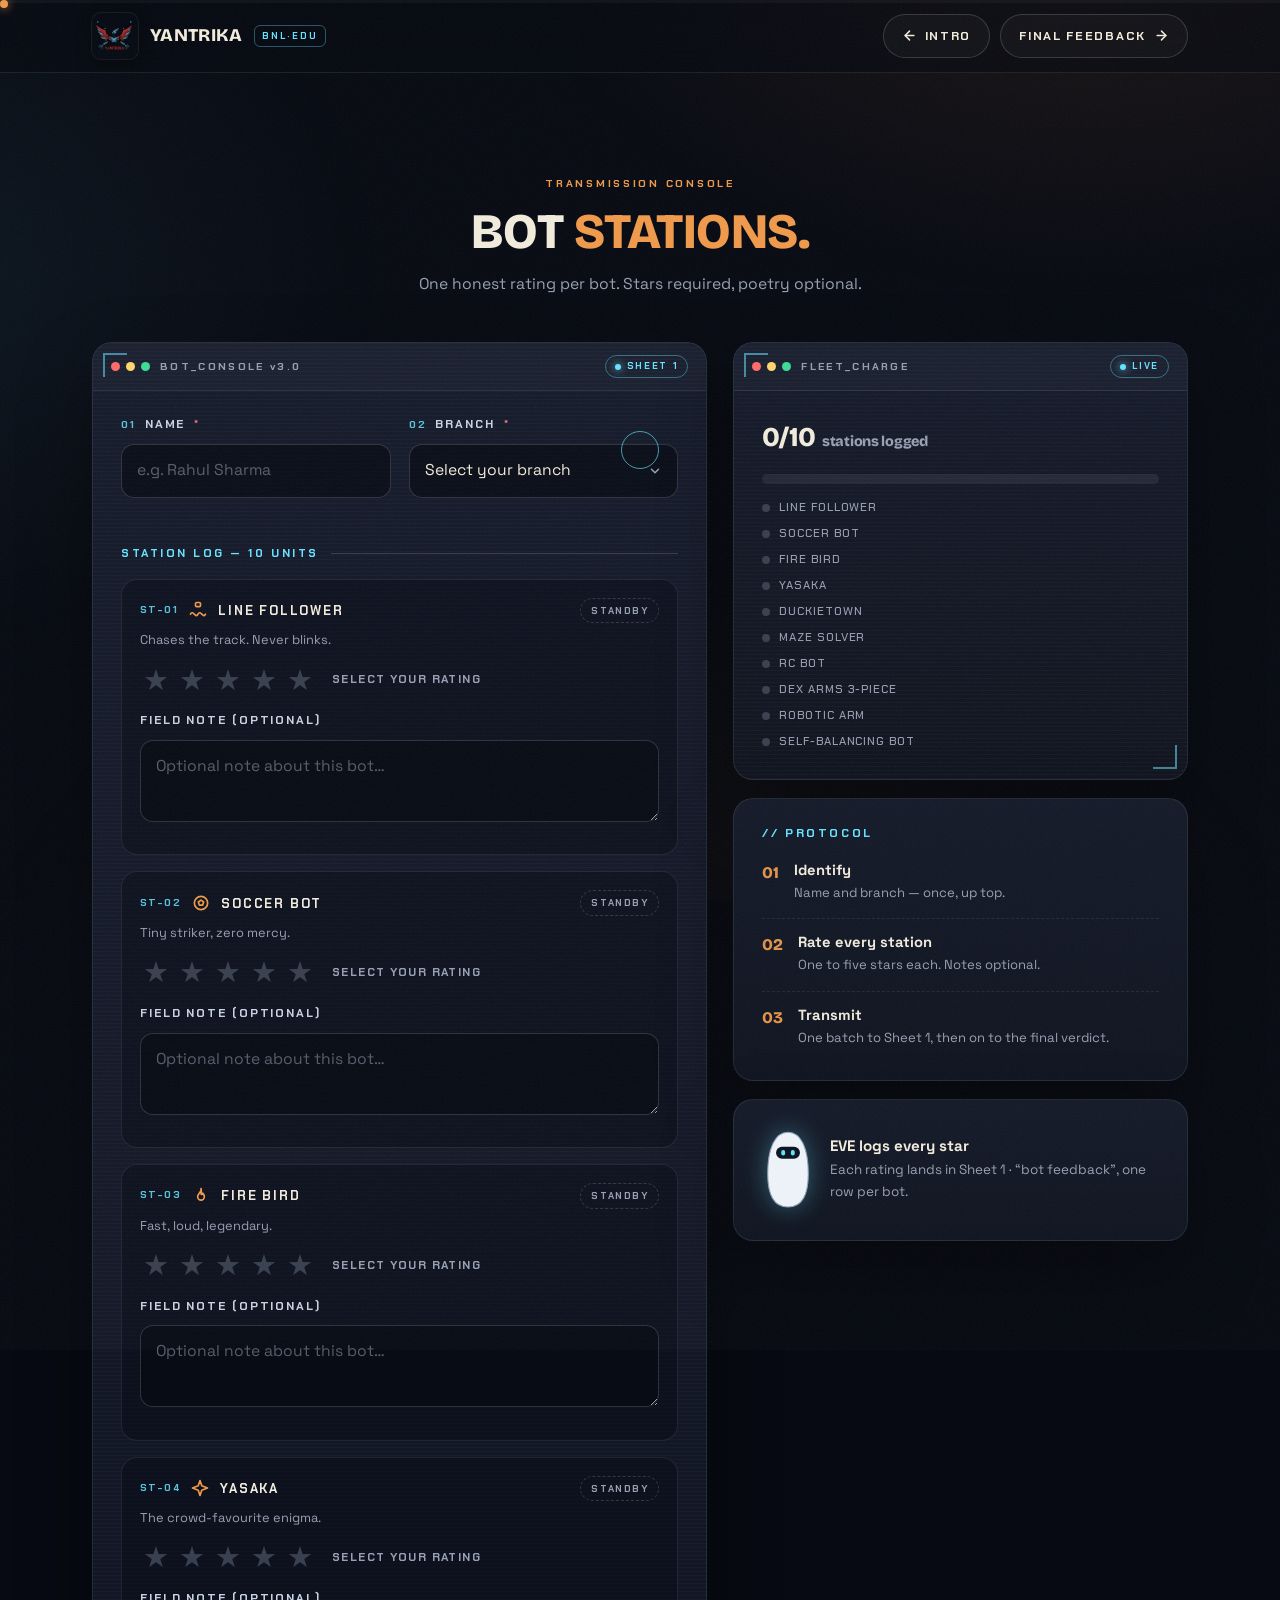
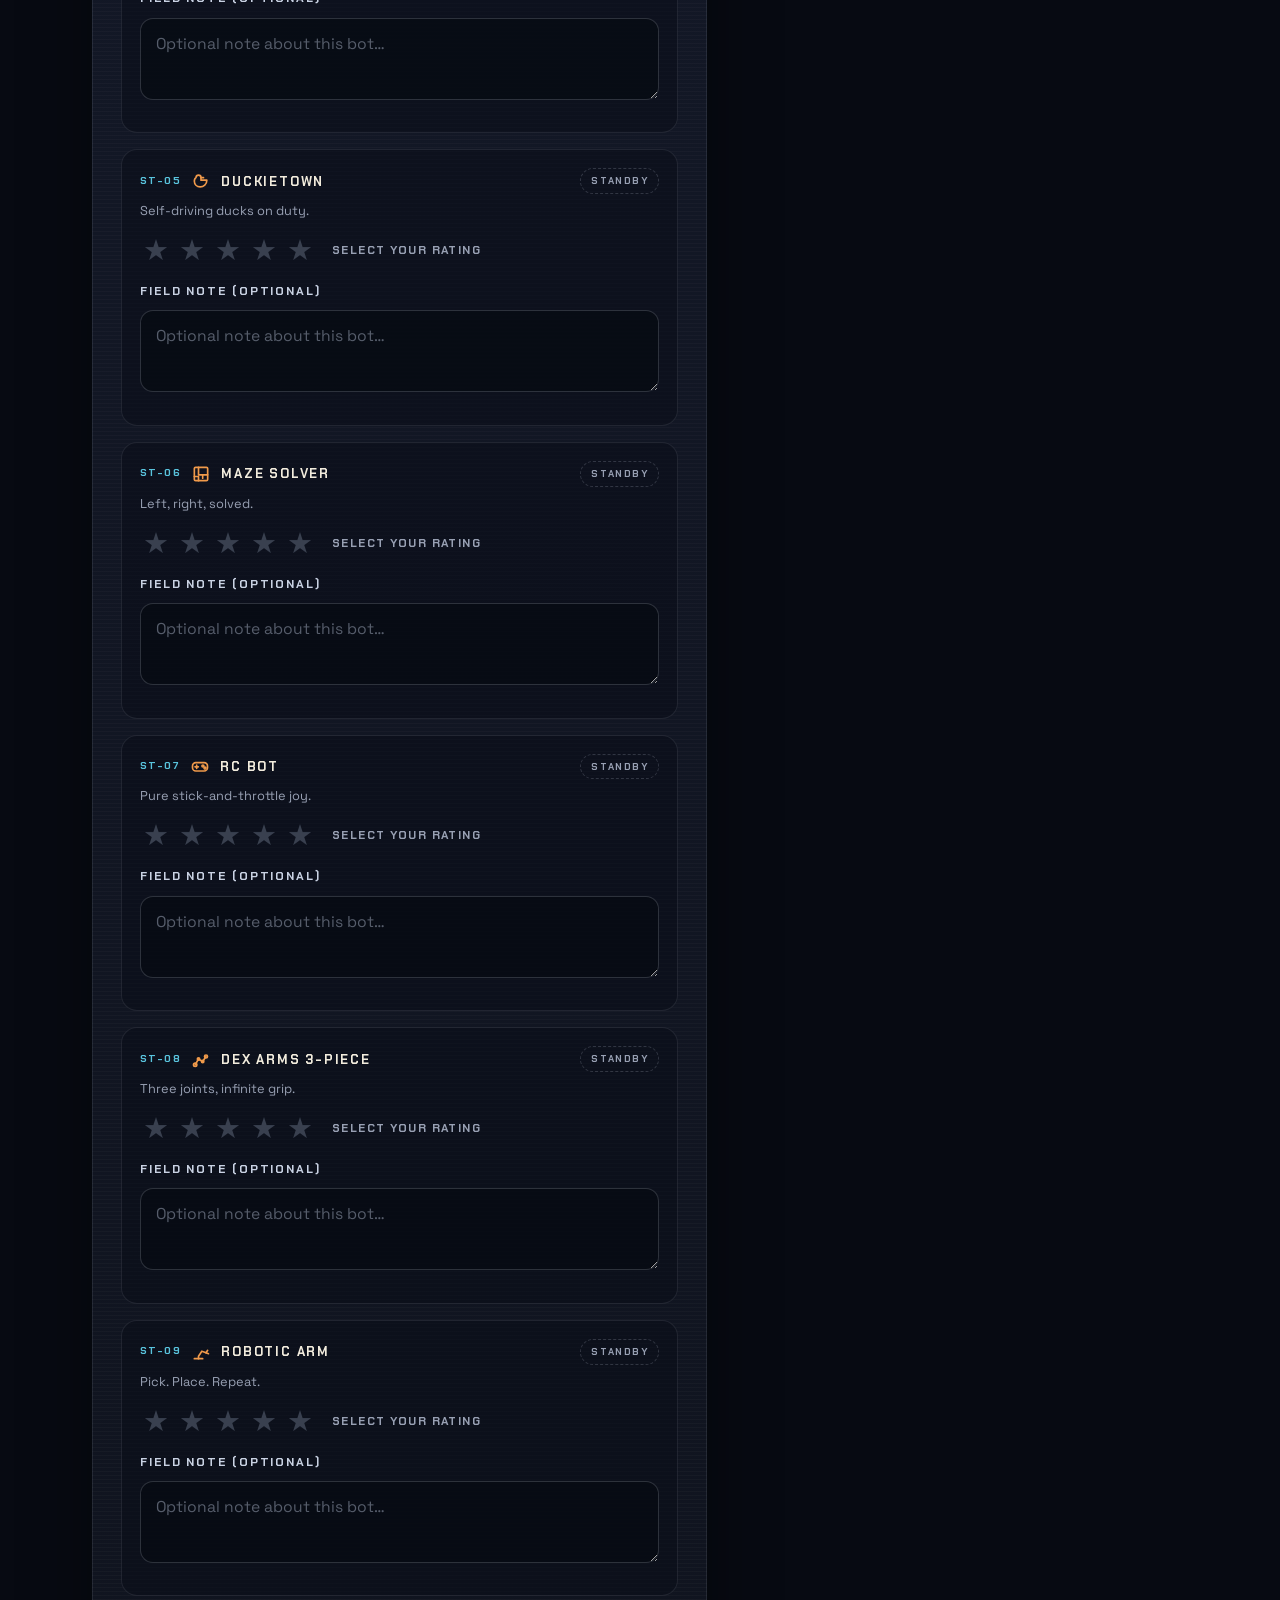
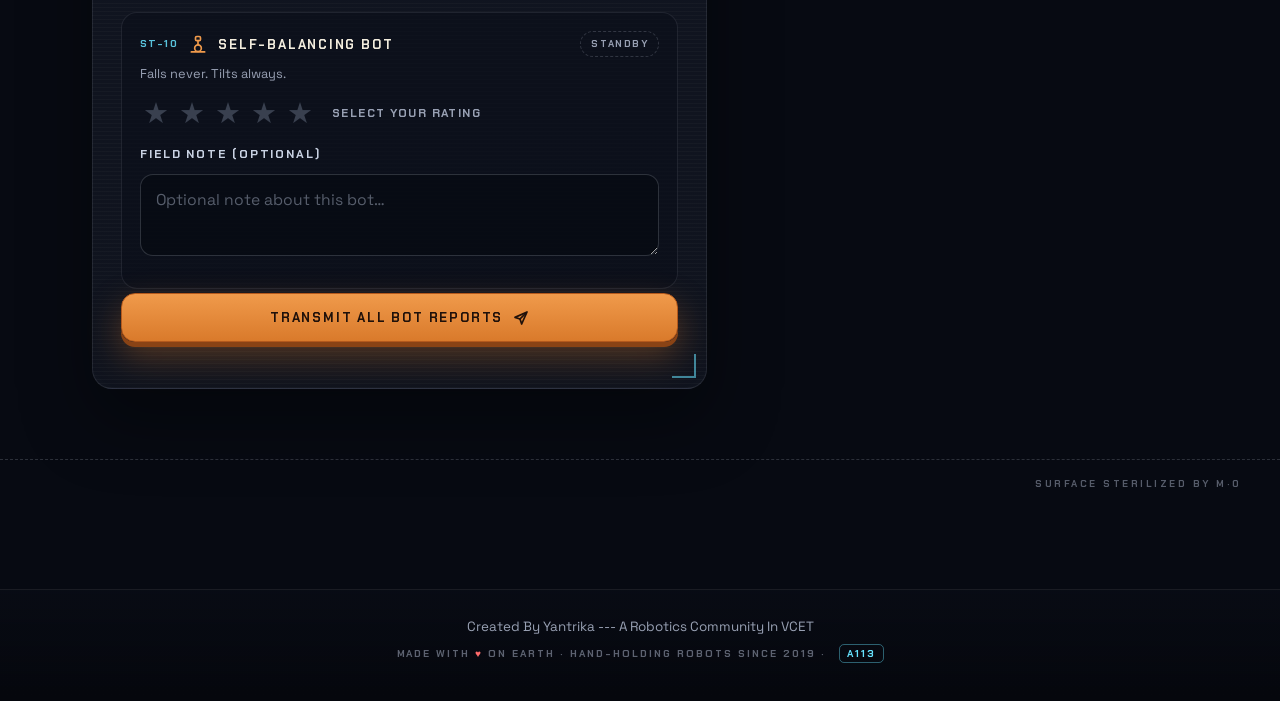
<file: botfeed.html>
<!DOCTYPE html>
<html lang="en">
<head>
  <meta charset="UTF-8">
  <meta name="viewport" content="width=device-width, initial-scale=1.0">
  <title>Yantrika · Bot Feedback — Rate the Fleet</title>
  <meta name="description" content="Rate every Yantrika bot station — line follower to self-balancing bot. One honest verdict each.">
  <link rel="icon" href="images/whitelogo.jpg">
  <link rel="stylesheet" href="fonts.css">
  <link rel="stylesheet" href="style.css">
  <script>
    /* safety net: if theme.js ever fails, still reveal the page */
    setTimeout(function () {
      document.body.classList.add("booted");
      var p = document.getElementById("preloader");
      if (p) p.remove();
    }, 4000);
  </script>
</head>
<body class="page-botfeed">

  <!-- ================= BOOT / PRELOADER ================= -->
  <div class="preloader" id="preloader" aria-hidden="true">
    <div class="pre-inner">
      <img src="images/best.png" alt="" style="height: 250px; width: 250px;">
      <div class="pre-logo">YANTRIKA</div>
      <div class="pre-track"><div class="pre-fill" id="preFill"></div></div>
      <div class="pre-meta"><span id="prePct">0%</span><span id="preLog">BNL OS v8.1 — booting…</span></div>
    </div>
  </div>

  <!-- scroll charge bar -->
  <div class="charge-bar" aria-hidden="true"><div class="charge-fill" id="chargeFill"></div></div>

  <!-- custom cursor -->
  <div class="cursor-dot" id="cursorDot" aria-hidden="true"></div>
  <div class="cursor-ring" id="cursorRing" aria-hidden="true"></div>

  <a class="skip-link" href="#main">Skip to content</a>

  <!-- ================= TOP BAR ================= -->
  <header class="topbar" id="topbar">
    <div class="topbar-inner">
      <a class="brand" href="index.html" data-magnetic>
        <span class="brand-eye" aria-hidden="true">
         <img src="images/best.png" alt="" ">
        </span>
        <span class="brand-text">YANTRIKA</span>
        <span class="brand-tag">BNL·EDU</span>
      </a>
      <nav class="topnav">
        <a class="nav-link" href="index.html" data-magnetic>
          <svg xmlns="http://www.w3.org/2000/svg" width="15" height="15" viewBox="0 0 24 24" fill="none" stroke="currentColor" stroke-width="2.4" stroke-linecap="round" stroke-linejoin="round"><path d="m12 19-7-7 7-7"/><path d="M19 12H5"/></svg>
          INTRO
        </a>
        <a class="nav-link" href="finalfeed.html" data-magnetic>
          FINAL FEEDBACK
          <svg xmlns="http://www.w3.org/2000/svg" width="15" height="15" viewBox="0 0 24 24" fill="none" stroke="currentColor" stroke-width="2.4" stroke-linecap="round" stroke-linejoin="round"><path d="M5 12h14"/><path d="m12 5 7 7-7 7"/></svg>
        </a>
      </nav>
    </div>
  </header>

  <main id="main">

    <!-- ================= MINI HERO ================= -->
    <!-- <section class="hero hero-mini" id="top">
      <div class="hero-bg" aria-hidden="true">
        <div class="stars stars-1"></div>
        <div class="stars stars-2"></div>
        <div class="hero-glow hero-glow-a"></div>
        <div class="hero-glow hero-glow-b"></div>
        <div class="hero-horizon"></div>
        <svg class="sparkle sp-1" viewBox="0 0 24 24"><path d="M12 0l2.4 9.6L24 12l-9.6 2.4L12 24l-2.4-9.6L0 12l9.6-2.4z" fill="#9df1ff"/></svg>
        <svg class="sparkle sp-2" viewBox="0 0 24 24"><path d="M12 0l2.4 9.6L24 12l-9.6 2.4L12 24l-2.4-9.6L0 12l9.6-2.4z" fill="#ffd66e"/></svg>
        <i class="dust d-1"></i><i class="dust d-2"></i><i class="dust d-3"></i>
      </div>

      <div class="hero-grid container-x">
        <div class="hero-copy">
          <span class="badge scramble" data-text="BOT FEEDBACK LINEUP">// BOT FEEDBACK LINEUP</span>
          <h1 class="hero-title">
            <span class="line" style="--i:0"><span class="l-inner">RATE THE</span></span>
            <span class="line" style="--i:1"><span class="l-inner accent">FLEET.</span></span>
          </h1>
          <p class="hero-text boot-fade" style="--bd:.55s">
            Ten stations built, wired and wired-again by the Yantrika crew.
            Drop a star rating at each one — a field note if you feel poetic —
            and beam the whole log to the Axiom in a single transmission.
          </p>
          <div class="hero-meta boot-fade" style="--bd:.7s">
            <span class="chip"><svg viewBox="0 0 24 24"><rect x="4" y="7" width="16" height="10" rx="4" fill="none" stroke="currentColor" stroke-width="2.2"/><circle cx="9" cy="12" r="1.6" fill="currentColor"/><circle cx="15" cy="12" r="1.6" fill="currentColor"/></svg>10 bot stations</span>
            <span class="chip"><svg viewBox="0 0 24 24"><path d="M13 2 3 14h7l-1 8 11-13h-7z" fill="currentColor"/></svg>Sheet 1 · bot feedback</span>
            <span class="chip"><svg viewBox="0 0 24 24"><path d="M21.8 10A10 10 0 1 1 17 3.34" fill="none" stroke="currentColor" stroke-width="2.4" stroke-linecap="round"/><path d="m9 11 3 3L22 4" fill="none" stroke="currentColor" stroke-width="2.4" stroke-linecap="round" stroke-linejoin="round"/></svg>~1 minute each</span>
          </div>
        </div>
      </div>
    </section> -->

    <!-- ================= BOT STATIONS ================= -->
    <section class="console-section" id="stations">
      <div class="container-x">
        <div class="sec-head" data-reveal>
          <span class="sec-label scramble" data-text="TRANSMISSION CONSOLE">// TRANSMISSION CONSOLE</span>
          <h2 class="sec-title">BOT <span class="accent">STATIONS.</span></h2>
          <p class="sec-sub">One honest rating per bot. Stars required, poetry optional.</p>
        </div>

        <div class="console-grid">

          <!-- ============ the big batch form ============ -->
          <section class="card form-card hud" data-reveal>
            <div class="hud-head" aria-hidden="true">
              <span class="hud-dots"><i></i><i></i><i></i></span>
              <span class="hud-title">BOT_CONSOLE v3.0</span>
              <span class="hud-chip">SHEET 1</span>
            </div>

            <form id="botForm" novalidate>

              <div class="ident-grid">
                <div class="field">
                  <label for="botName"><span class="field-idx">01</span> NAME <span class="req">*</span></label>
                  <input type="text" id="botName" name="name" placeholder="e.g. Rahul Sharma" autocomplete="name">
                </div>
                <div class="field">
                  <label for="botBranch"><span class="field-idx">02</span> BRANCH <span class="req">*</span></label>
                  <select id="botBranch" name="branch">
                    <option value="" disabled selected>Select your branch</option>
                    <option value="CSE">CSE</option>
                    <option value="COMPS">COMPS</option>
                    <option value="ECE">EXTC</option>
                    <option value="Mechanical">Mechanical</option>
                    <option value="Civil">Civil</option>
                    <option value="IT">IT</option>
                    <option value="Other">Other</option>
                  </select>
                </div>
              </div>

              <div class="stations-title">Station log — 10 units</div>

              <!-- ST-01 LINE FOLLOWER -->
              <section class="station" data-bot="Line Follower" id="st-line-follower">
                <div class="st-head">
                  <span class="st-idx">ST-01</span>
                  <svg class="st-icon" viewBox="0 0 24 24" fill="none" stroke="currentColor" stroke-width="2" stroke-linecap="round" stroke-linejoin="round"><rect x="9" y="3" width="6" height="5" rx="1.5"/><path d="M3 17c3-6 6 6 9 0s6 6 9 0"/></svg>
                  <span class="st-name">Line Follower</span>
                  <span class="st-status">STANDBY</span>
                </div>
                <p class="st-tag">Chases the track. Never blinks.</p>
                <div class="field">
                  <div class="star-row">
                    <button type="button" class="star" data-value="1" aria-label="1 star">★</button>
                    <button type="button" class="star" data-value="2" aria-label="2 stars">★</button>
                    <button type="button" class="star" data-value="3" aria-label="3 stars">★</button>
                    <button type="button" class="star" data-value="4" aria-label="4 stars">★</button>
                    <button type="button" class="star" data-value="5" aria-label="5 stars">★</button>
                    <span class="rating-text">Select your rating</span>
                  </div>
                </div>
                <div class="field">
                  <label for="note-line-follower">FIELD NOTE (OPTIONAL)</label>
                  <textarea id="note-line-follower" rows="2" placeholder="Optional note about this bot…"></textarea>
                </div>
              </section>

              <!-- ST-02 SOCCER BOT -->
              <section class="station" data-bot="Soccer Bot" id="st-soccer-bot">
                <div class="st-head">
                  <span class="st-idx">ST-02</span>
                  <svg class="st-icon" viewBox="0 0 24 24" fill="none" stroke="currentColor" stroke-width="2" stroke-linecap="round" stroke-linejoin="round"><circle cx="12" cy="12" r="8"/><path d="M12 8.5l3.2 2.3-1.2 3.7h-4l-1.2-3.7z"/></svg>
                  <span class="st-name">Soccer Bot</span>
                  <span class="st-status">STANDBY</span>
                </div>
                <p class="st-tag">Tiny striker, zero mercy.</p>
                <div class="field">
                  <div class="star-row">
                    <button type="button" class="star" data-value="1" aria-label="1 star">★</button>
                    <button type="button" class="star" data-value="2" aria-label="2 stars">★</button>
                    <button type="button" class="star" data-value="3" aria-label="3 stars">★</button>
                    <button type="button" class="star" data-value="4" aria-label="4 stars">★</button>
                    <button type="button" class="star" data-value="5" aria-label="5 stars">★</button>
                    <span class="rating-text">Select your rating</span>
                  </div>
                </div>
                <div class="field">
                  <label for="note-soccer-bot">FIELD NOTE (OPTIONAL)</label>
                  <textarea id="note-soccer-bot" rows="2" placeholder="Optional note about this bot…"></textarea>
                </div>
              </section>

              <!-- ST-03 FIRE BIRD -->
              <section class="station" data-bot="Fire Bird" id="st-fire-bird">
                <div class="st-head">
                  <span class="st-idx">ST-03</span>
                  <svg class="st-icon" viewBox="0 0 24 24" fill="none" stroke="currentColor" stroke-width="2" stroke-linecap="round" stroke-linejoin="round"><path d="M12 3c1.5 4-4 5.5-4 10a4 4 0 0 0 8 0c0-2-1-3.5-2-4.5.2 1.6-2 2.2-2 .5 0-2 1-4 0-6z"/></svg>
                  <span class="st-name">Fire Bird</span>
                  <span class="st-status">STANDBY</span>
                </div>
                <p class="st-tag">Fast, loud, legendary.</p>
                <div class="field">
                  <div class="star-row">
                    <button type="button" class="star" data-value="1" aria-label="1 star">★</button>
                    <button type="button" class="star" data-value="2" aria-label="2 stars">★</button>
                    <button type="button" class="star" data-value="3" aria-label="3 stars">★</button>
                    <button type="button" class="star" data-value="4" aria-label="4 stars">★</button>
                    <button type="button" class="star" data-value="5" aria-label="5 stars">★</button>
                    <span class="rating-text">Select your rating</span>
                  </div>
                </div>
                <div class="field">
                  <label for="note-fire-bird">FIELD NOTE (OPTIONAL)</label>
                  <textarea id="note-fire-bird" rows="2" placeholder="Optional note about this bot…"></textarea>
                </div>
              </section>

              <!-- ST-04 YASAKA -->
              <section class="station" data-bot="Yasaka" id="st-yasaka">
                <div class="st-head">
                  <span class="st-idx">ST-04</span>
                  <svg class="st-icon" viewBox="0 0 24 24" fill="none" stroke="currentColor" stroke-width="2" stroke-linecap="round" stroke-linejoin="round"><path d="M12 3l2.1 6.4L21 12l-6.9 2.6L12 21l-2.1-6.4L3 12l6.9-2.6z"/></svg>
                  <span class="st-name">Yasaka</span>
                  <span class="st-status">STANDBY</span>
                </div>
                <p class="st-tag">The crowd-favourite enigma.</p>
                <div class="field">
                  <div class="star-row">
                    <button type="button" class="star" data-value="1" aria-label="1 star">★</button>
                    <button type="button" class="star" data-value="2" aria-label="2 stars">★</button>
                    <button type="button" class="star" data-value="3" aria-label="3 stars">★</button>
                    <button type="button" class="star" data-value="4" aria-label="4 stars">★</button>
                    <button type="button" class="star" data-value="5" aria-label="5 stars">★</button>
                    <span class="rating-text">Select your rating</span>
                  </div>
                </div>
                <div class="field">
                  <label for="note-yasaka">FIELD NOTE (OPTIONAL)</label>
                  <textarea id="note-yasaka" rows="2" placeholder="Optional note about this bot…"></textarea>
                </div>
              </section>

              <!-- ST-05 DUCKIETOWN -->
              <section class="station" data-bot="Duckietown" id="st-duckietown">
                <div class="st-head">
                  <span class="st-idx">ST-05</span>
                  <svg class="st-icon" viewBox="0 0 24 24" fill="none" stroke="currentColor" stroke-width="2" stroke-linecap="round" stroke-linejoin="round"><path d="M9 5a3 3 0 0 1 3 3v3h7c0 5-4 8-8 8s-7-3-7-7c0-2 1-3.4 2-4.2A3 3 0 0 1 9 5z"/><path d="M12 8h3"/></svg>
                  <span class="st-name">Duckietown</span>
                  <span class="st-status">STANDBY</span>
                </div>
                <p class="st-tag">Self-driving ducks on duty.</p>
                <div class="field">
                  <div class="star-row">
                    <button type="button" class="star" data-value="1" aria-label="1 star">★</button>
                    <button type="button" class="star" data-value="2" aria-label="2 stars">★</button>
                    <button type="button" class="star" data-value="3" aria-label="3 stars">★</button>
                    <button type="button" class="star" data-value="4" aria-label="4 stars">★</button>
                    <button type="button" class="star" data-value="5" aria-label="5 stars">★</button>
                    <span class="rating-text">Select your rating</span>
                  </div>
                </div>
                <div class="field">
                  <label for="note-duckietown">FIELD NOTE (OPTIONAL)</label>
                  <textarea id="note-duckietown" rows="2" placeholder="Optional note about this bot…"></textarea>
                </div>
              </section>

              <!-- ST-06 MAZE SOLVER -->
              <section class="station" data-bot="Maze Solver" id="st-maze-solver">
                <div class="st-head">
                  <span class="st-idx">ST-06</span>
                  <svg class="st-icon" viewBox="0 0 24 24" fill="none" stroke="currentColor" stroke-width="2" stroke-linecap="round" stroke-linejoin="round"><rect x="4" y="4" width="16" height="16" rx="1.5"/><path d="M9 4v9h11M4 15h5v5M14 13v4"/></svg>
                  <span class="st-name">Maze Solver</span>
                  <span class="st-status">STANDBY</span>
                </div>
                <p class="st-tag">Left, right, solved.</p>
                <div class="field">
                  <div class="star-row">
                    <button type="button" class="star" data-value="1" aria-label="1 star">★</button>
                    <button type="button" class="star" data-value="2" aria-label="2 stars">★</button>
                    <button type="button" class="star" data-value="3" aria-label="3 stars">★</button>
                    <button type="button" class="star" data-value="4" aria-label="4 stars">★</button>
                    <button type="button" class="star" data-value="5" aria-label="5 stars">★</button>
                    <span class="rating-text">Select your rating</span>
                  </div>
                </div>
                <div class="field">
                  <label for="note-maze-solver">FIELD NOTE (OPTIONAL)</label>
                  <textarea id="note-maze-solver" rows="2" placeholder="Optional note about this bot…"></textarea>
                </div>
              </section>

              <!-- ST-07 RC BOT -->
              <section class="station" data-bot="RC Bot" id="st-rc-bot">
                <div class="st-head">
                  <span class="st-idx">ST-07</span>
                  <svg class="st-icon" viewBox="0 0 24 24" fill="none" stroke="currentColor" stroke-width="2" stroke-linecap="round" stroke-linejoin="round"><rect x="3" y="8" width="18" height="10" rx="4"/><path d="M8 11v4M6 13h4"/><circle cx="15.5" cy="12" r="1.2"/><circle cx="18" cy="14.5" r="1.2"/></svg>
                  <span class="st-name">RC Bot</span>
                  <span class="st-status">STANDBY</span>
                </div>
                <p class="st-tag">Pure stick-and-throttle joy.</p>
                <div class="field">
                  <div class="star-row">
                    <button type="button" class="star" data-value="1" aria-label="1 star">★</button>
                    <button type="button" class="star" data-value="2" aria-label="2 stars">★</button>
                    <button type="button" class="star" data-value="3" aria-label="3 stars">★</button>
                    <button type="button" class="star" data-value="4" aria-label="4 stars">★</button>
                    <button type="button" class="star" data-value="5" aria-label="5 stars">★</button>
                    <span class="rating-text">Select your rating</span>
                  </div>
                </div>
                <div class="field">
                  <label for="note-rc-bot">FIELD NOTE (OPTIONAL)</label>
                  <textarea id="note-rc-bot" rows="2" placeholder="Optional note about this bot…"></textarea>
                </div>
              </section>

              <!-- ST-08 DEX ARMS 3-PIECE -->
              <section class="station" data-bot="Dex Arms 3-Piece" id="st-dex-arms">
                <div class="st-head">
                  <span class="st-idx">ST-08</span>
                  <svg class="st-icon" viewBox="0 0 24 24" fill="none" stroke="currentColor" stroke-width="2" stroke-linecap="round" stroke-linejoin="round"><circle cx="5" cy="19" r="2"/><path d="M5 19l4-7 5 3 4-6"/><circle cx="9" cy="12" r="1.4"/><circle cx="14" cy="15" r="1.4"/><circle cx="18" cy="9" r="1.8"/></svg>
                  <span class="st-name">Dex Arms 3-Piece</span>
                  <span class="st-status">STANDBY</span>
                </div>
                <p class="st-tag">Three joints, infinite grip.</p>
                <div class="field">
                  <div class="star-row">
                    <button type="button" class="star" data-value="1" aria-label="1 star">★</button>
                    <button type="button" class="star" data-value="2" aria-label="2 stars">★</button>
                    <button type="button" class="star" data-value="3" aria-label="3 stars">★</button>
                    <button type="button" class="star" data-value="4" aria-label="4 stars">★</button>
                    <button type="button" class="star" data-value="5" aria-label="5 stars">★</button>
                    <span class="rating-text">Select your rating</span>
                  </div>
                </div>
                <div class="field">
                  <label for="note-dex-arms">FIELD NOTE (OPTIONAL)</label>
                  <textarea id="note-dex-arms" rows="2" placeholder="Optional note about this bot…"></textarea>
                </div>
              </section>

              <!-- ST-09 ROBOTIC ARM -->
              <section class="station" data-bot="Robotic Arm" id="st-robotic-arm">
                <div class="st-head">
                  <span class="st-idx">ST-09</span>
                  <svg class="st-icon" viewBox="0 0 24 24" fill="none" stroke="currentColor" stroke-width="2" stroke-linecap="round" stroke-linejoin="round"><path d="M4 20h10"/><path d="M9 20v-3l4-6 5 2"/><path d="M18 13l2-3M18 13l3 1"/></svg>
                  <span class="st-name">Robotic Arm</span>
                  <span class="st-status">STANDBY</span>
                </div>
                <p class="st-tag">Pick. Place. Repeat.</p>
                <div class="field">
                  <div class="star-row">
                    <button type="button" class="star" data-value="1" aria-label="1 star">★</button>
                    <button type="button" class="star" data-value="2" aria-label="2 stars">★</button>
                    <button type="button" class="star" data-value="3" aria-label="3 stars">★</button>
                    <button type="button" class="star" data-value="4" aria-label="4 stars">★</button>
                    <button type="button" class="star" data-value="5" aria-label="5 stars">★</button>
                    <span class="rating-text">Select your rating</span>
                  </div>
                </div>
                <div class="field">
                  <label for="note-robotic-arm">FIELD NOTE (OPTIONAL)</label>
                  <textarea id="note-robotic-arm" rows="2" placeholder="Optional note about this bot…"></textarea>
                </div>
              </section>

              <!-- ST-10 SELF-BALANCING BOT -->
              <section class="station" data-bot="Self-Balancing Bot" id="st-self-balancing">
                <div class="st-head">
                  <span class="st-idx">ST-10</span>
                  <svg class="st-icon" viewBox="0 0 24 24" fill="none" stroke="currentColor" stroke-width="2" stroke-linecap="round" stroke-linejoin="round"><circle cx="12" cy="17" r="4"/><path d="M12 13V8"/><rect x="9" y="3" width="6" height="5" rx="1.5"/><path d="M4 21.5h16"/></svg>
                  <span class="st-name">Self-Balancing Bot</span>
                  <span class="st-status">STANDBY</span>
                </div>
                <p class="st-tag">Falls never. Tilts always.</p>
                <div class="field">
                  <div class="star-row">
                    <button type="button" class="star" data-value="1" aria-label="1 star">★</button>
                    <button type="button" class="star" data-value="2" aria-label="2 stars">★</button>
                    <button type="button" class="star" data-value="3" aria-label="3 stars">★</button>
                    <button type="button" class="star" data-value="4" aria-label="4 stars">★</button>
                    <button type="button" class="star" data-value="5" aria-label="5 stars">★</button>
                    <span class="rating-text">Select your rating</span>
                  </div>
                </div>
                <div class="field">
                  <label for="note-self-balancing">FIELD NOTE (OPTIONAL)</label>
                  <textarea id="note-self-balancing" rows="2" placeholder="Optional note about this bot…"></textarea>
                </div>
              </section>

              <!-- Validation errors appear here -->
              <ul class="alert alert-error" id="botError" hidden></ul>

              <button type="submit" class="btn btn-primary btn-block" id="botSubmit">
                <span class="btn-label">TRANSMIT ALL BOT REPORTS</span>
                <svg xmlns="http://www.w3.org/2000/svg" width="16" height="16" viewBox="0 0 24 24" fill="none" stroke="currentColor" stroke-width="2.6" stroke-linecap="round" stroke-linejoin="round"><path d="m3 11 18-8-8 18-2.5-7.5z"/><path d="m10.5 13.5 8-8"/></svg>
              </button>
            </form>

            <!-- Success + proceed to final feedback -->
            <div class="alert alert-success" id="botSuccess" hidden>
              <svg xmlns="http://www.w3.org/2000/svg" width="20" height="20" viewBox="0 0 24 24" fill="none" stroke="currentColor" stroke-width="2.4" stroke-linecap="round" stroke-linejoin="round"><path d="M21.801 10A10 10 0 1 1 17 3.335"/><path d="m9 11 3 3L22 4"/></svg>
              <span>All 10 bot reports transmitted to Sheet 1 — the fleet thanks you. One last step: your overall verdict.</span>
            </div>
            <div class="fleet-cta" style="margin-top:18px">
              <a href="finalfeed.html" class="btn btn-primary btn-big btn-final" id="proceedFinal" hidden>
                PROCEED TO FINAL FEEDBACK
                <svg xmlns="http://www.w3.org/2000/svg" width="17" height="17" viewBox="0 0 24 24" fill="none" stroke="currentColor" stroke-width="2.6" stroke-linecap="round" stroke-linejoin="round"><path d="M5 12h14"/><path d="m12 5 7 7-7 7"/></svg>
              </a>
            </div>
          </section>

          <!-- ============ side rail ============ -->
          <aside class="console-side">
            <div class="card hud" data-reveal style="--d:.12s">
              <div class="hud-head" aria-hidden="true">
                <span class="hud-dots"><i></i><i></i><i></i></span>
                <span class="hud-title">FLEET_CHARGE</span>
                <span class="hud-chip">LIVE</span>
              </div>
              <div class="fleet-count"><span id="fleetDone">0/10</span> <small>stations logged</small></div>
              <div class="fleet-bar-track"><div id="fleetBar"></div></div>
              <ul class="fleet-list" id="fleetList">
                <li data-bot="Line Follower">LINE FOLLOWER</li>
                <li data-bot="Soccer Bot">SOCCER BOT</li>
                <li data-bot="Fire Bird">FIRE BIRD</li>
                <li data-bot="Yasaka">YASAKA</li>
                <li data-bot="Duckietown">DUCKIETOWN</li>
                <li data-bot="Maze Solver">MAZE SOLVER</li>
                <li data-bot="RC Bot">RC BOT</li>
                <li data-bot="Dex Arms 3-Piece">DEX ARMS 3-PIECE</li>
                <li data-bot="Robotic Arm">ROBOTIC ARM</li>
                <li data-bot="Self-Balancing Bot">SELF-BALANCING BOT</li>
              </ul>
            </div>

            <div class="card protocol-card" data-reveal style="--d:.24s">
              <h3 class="side-title">// PROTOCOL</h3>
              <ol class="steps">
                <li>
                  <span class="step-num">01</span>
                  <div><h4>Identify</h4><p>Name and branch — once, up top.</p></div>
                </li>
                <li>
                  <span class="step-num">02</span>
                  <div><h4>Rate every station</h4><p>One to five stars each. Notes optional.</p></div>
                </li>
                <li>
                  <span class="step-num">03</span>
                  <div><h4>Transmit</h4><p>One batch to Sheet 1, then on to the final verdict.</p></div>
                </li>
              </ol>
            </div>

            <div class="card eve-card" data-reveal style="--d:.34s">
              <div class="eve-mini" aria-hidden="true">
                <svg viewBox="0 0 200 320">
                  <path d="M100 16 C152 16 178 82 178 176 C178 266 150 304 100 304 C50 304 22 266 22 176 C22 82 48 16 100 16 Z" fill="#eef4fa" stroke="#8fa2b5" stroke-width="4"/>
                  <rect x="54" y="72" width="92" height="46" rx="23" fill="#0a1320"/>
                  <rect x="74" y="85" width="15" height="21" rx="7.5" fill="#5fe3ff"/>
                  <rect x="111" y="85" width="15" height="21" rx="7.5" fill="#5fe3ff"/>
                </svg>
              </div>
              <div>
                <h4>EVE logs every star</h4>
                <p>Each rating lands in Sheet 1 · “bot feedback”, one row per bot.</p>
              </div>
            </div>
          </aside>
        </div>
      </div>

      <!-- M-O patrol track -->
      <div class="mo-track" aria-hidden="true">
        <span class="mo-label">SURFACE STERILIZED BY M·O</span>
        <div class="mo" id="moBot">
          <svg viewBox="0 0 130 112" class="mo-svg">
            <rect x="56" y="10" width="18" height="12" rx="4" fill="#b9c4cf"/>
            <rect x="28" y="22" width="74" height="64" rx="14" fill="#eef3f6" stroke="#b9c4cf" stroke-width="3"/>
            <rect x="44" y="42" width="13" height="18" rx="6.5" fill="#10151d"/>
            <rect x="72" y="42" width="13" height="18" rx="6.5" fill="#10151d"/>
            <rect x="36" y="74" width="58" height="10" rx="5" fill="#c9d3dd"/>
            <rect x="98" y="50" width="16" height="9" rx="4" fill="#c9453a"/>
            <g class="brush" style="transform-origin:120px 66px">
              <circle cx="120" cy="66" r="12" fill="#c9453a" stroke="#8c2119" stroke-width="3"/>
              <path d="M120 55 v22 M109 66 h22" stroke="#8c2119" stroke-width="3" stroke-linecap="round"/>
              <path d="M112 58 l16 16 M128 58 l-16 16" stroke="#8c2119" stroke-width="2" stroke-linecap="round"/>
            </g>
          </svg>
        </div>
      </div>
    </section>
  </main>

  <!-- ================= FOOTER ================= -->
  <footer class="footer">
    <p class="foot-line">Created By Yantrika --- A Robotics Community In VCET</p>
    <p class="foot-sub">Made with <span class="heart">♥</span> on Earth · Hand-holding robots since 2019 · <span class="a113">A113</span></p>
  </footer>

  <button class="to-top" id="toTop" aria-label="Back to top">
    <svg xmlns="http://www.w3.org/2000/svg" width="18" height="18" viewBox="0 0 24 24" fill="none" stroke="currentColor" stroke-width="2.6" stroke-linecap="round" stroke-linejoin="round"><path d="M12 19V5"/><path d="m5 12 7-7 7 7"/></svg>
  </button>

  <div class="toast" id="toast" role="status" aria-live="polite"></div>

  <script src="script.js" defer></script>
  <script src="theme.js" defer></script>
</body>
</html>
</file>
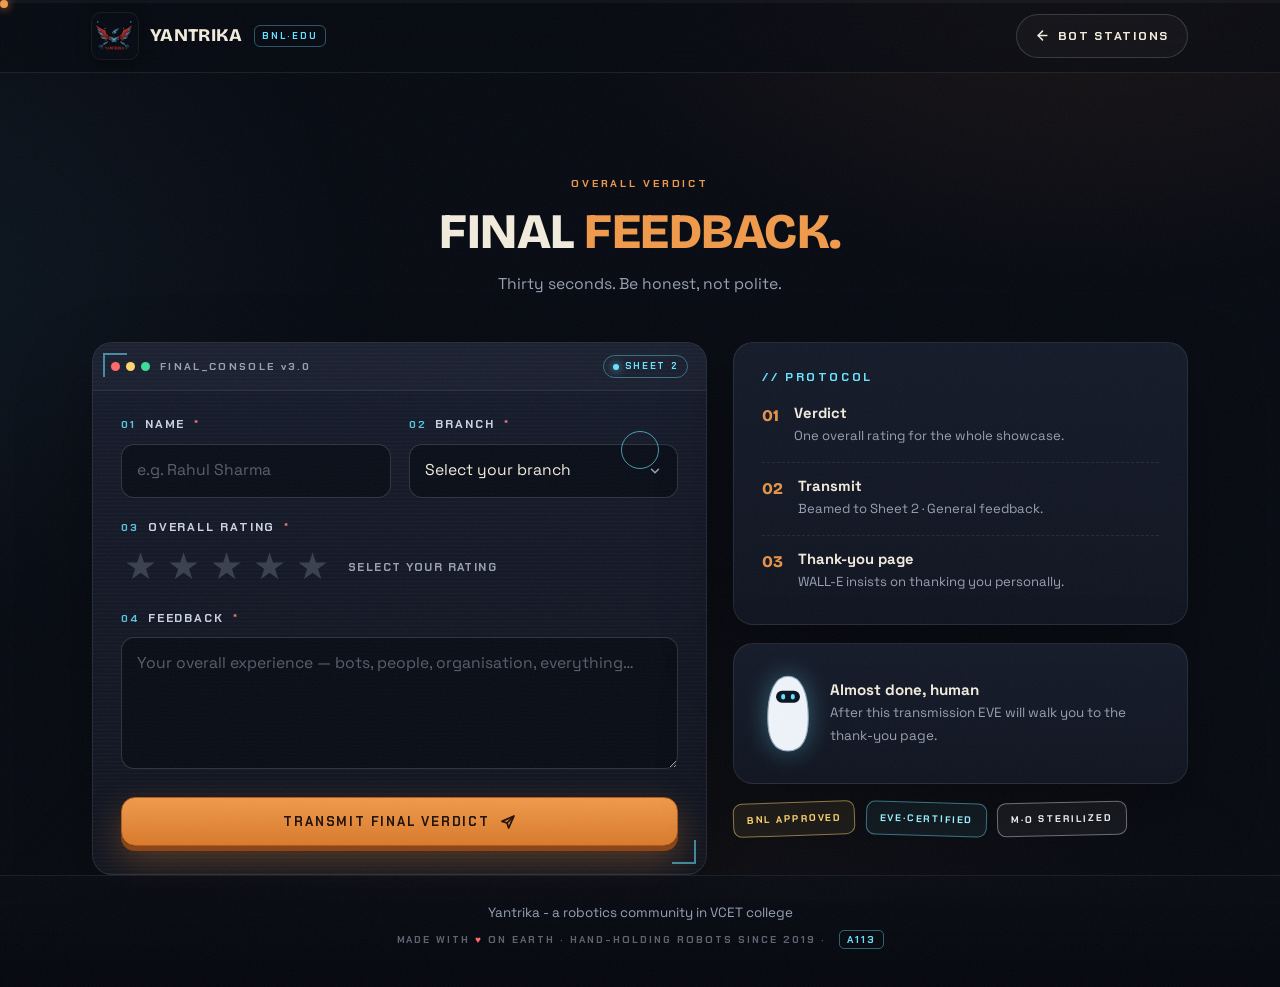
<file: finalfeed.html>
<!DOCTYPE html>
<html lang="en">
<head>
  <meta charset="UTF-8">
  <meta name="viewport" content="width=device-width, initial-scale=1.0">
  <title>Yantrika · Final Overall Feedback</title>
  <meta name="description" content="One last verdict — your overall experience with the Yantrika robotics showcase.">
  <link rel="icon" href="images/whitelogo.jpg">
  <link rel="stylesheet" href="fonts.css">
  <link rel="stylesheet" href="style.css">
  <script>
    /* safety net: if theme.js ever fails, still reveal the page */
    setTimeout(function () {
      document.body.classList.add("booted");
      var p = document.getElementById("preloader");
      if (p) p.remove();
    }, 4000);
  </script>
</head>
<body class="page-finalfeed">

  <!-- ================= BOOT / PRELOADER ================= -->
  <div class="preloader" id="preloader" aria-hidden="true">
    <div class="pre-inner">
       <img src="images/best.png" alt="" style="height: 250px; width: 250px;">
      <div class="pre-logo">YANTRIKA</div>
      <div class="pre-track"><div class="pre-fill" id="preFill"></div></div>
      <div class="pre-meta"><span id="prePct">0%</span><span id="preLog">BNL OS v8.1 — booting…</span></div>
    </div>
  </div>

  <!-- scroll charge bar -->
  <div class="charge-bar" aria-hidden="true"><div class="charge-fill" id="chargeFill"></div></div>

  <!-- custom cursor -->
  <div class="cursor-dot" id="cursorDot" aria-hidden="true"></div>
  <div class="cursor-ring" id="cursorRing" aria-hidden="true"></div>

  <a class="skip-link" href="#main">Skip to content</a>

  <!-- ================= TOP BAR ================= -->
  <header class="topbar" id="topbar">
    <div class="topbar-inner">
      <a class="brand" href="index.html" data-magnetic>
        <span class="brand-eye" aria-hidden="true">
           <img src="images/best.png" alt="" >
        </span>
        <span class="brand-text">YANTRIKA</span>
        <span class="brand-tag">BNL·EDU</span>
      </a>
      <nav class="topnav">
        <a class="nav-link" href="botfeed.html" data-magnetic>
          <svg xmlns="http://www.w3.org/2000/svg" width="15" height="15" viewBox="0 0 24 24" fill="none" stroke="currentColor" stroke-width="2.4" stroke-linecap="round" stroke-linejoin="round"><path d="m12 19-7-7 7-7"/><path d="M19 12H5"/></svg>
          BOT STATIONS
        </a>
      </nav>
    </div>
  </header>

  <main id="main">

    <!-- ================= MINI HERO ================= -->
    <!-- <section class="hero hero-mini" id="top">
      <div class="hero-bg" aria-hidden="true">
        <div class="stars stars-1"></div>
        <div class="stars stars-2"></div>
        <div class="hero-glow hero-glow-a"></div>
        <div class="hero-glow hero-glow-b"></div>
        <div class="hero-horizon"></div>
        <svg class="sparkle sp-1" viewBox="0 0 24 24"><path d="M12 0l2.4 9.6L24 12l-9.6 2.4L12 24l-2.4-9.6L0 12l9.6-2.4z" fill="#9df1ff"/></svg>
        <svg class="sparkle sp-3" viewBox="0 0 24 24"><path d="M12 0l2.4 9.6L24 12l-9.6 2.4L12 24l-2.4-9.6L0 12l9.6-2.4z" fill="#f2ecdd"/></svg>
        <i class="dust d-1"></i><i class="dust d-4"></i><i class="dust d-5"></i>
      </div>

      <div class="hero-grid container-x">
        <div class="hero-copy">
          <span class="badge scramble" data-text="FINAL TRANSMISSION">// FINAL TRANSMISSION</span>
          <h1 class="hero-title">
            <span class="line" style="--i:0"><span class="l-inner">ONE LAST</span></span>
            <span class="line" style="--i:1"><span class="l-inner accent">VERDICT.</span></span>
          </h1>
          <p class="hero-text boot-fade" style="--bd:.55s">
            The fleet has been rated. Now the whole show — the bots, the crew,
            the chaos — one overall verdict. This lands in
            <strong>Sheet 2 · General feedback</strong>, then the Axiom says thank you.
          </p>
          <div class="hero-meta boot-fade" style="--bd:.7s">
            <span class="chip"><svg viewBox="0 0 24 24"><path d="M13 2 3 14h7l-1 8 11-13h-7z" fill="currentColor"/></svg>Sheet 2 · General feedback</span>
            <span class="chip"><svg viewBox="0 0 24 24"><path d="M21.8 10A10 10 0 1 1 17 3.34" fill="none" stroke="currentColor" stroke-width="2.4" stroke-linecap="round"/><path d="m9 11 3 3L22 4" fill="none" stroke="currentColor" stroke-width="2.4" stroke-linecap="round" stroke-linejoin="round"/></svg>Ends at the thank-you page</span>
          </div>
        </div>
      </div>
    </section> -->

    <!-- ================= FINAL CONSOLE ================= -->
    <section class="console-section" id="console">
      <div class="container-x">
        <div class="sec-head" data-reveal>
          <span class="sec-label scramble" data-text="OVERALL VERDICT">// OVERALL VERDICT</span>
          <h2 class="sec-title">FINAL <span class="accent">FEEDBACK.</span></h2>
          <p class="sec-sub">Thirty seconds. Be honest, not polite.</p>
        </div>

        <div class="console-grid">
          <!-- form card -->
          <section class="card form-card hud" data-reveal>
            <div class="hud-head" aria-hidden="true">
              <span class="hud-dots"><i></i><i></i><i></i></span>
              <span class="hud-title">FINAL_CONSOLE v3.0</span>
              <span class="hud-chip">SHEET 2</span>
            </div>

            <form id="finalForm" novalidate>

              <div class="ident-grid">
                <div class="field">
                  <label for="fName"><span class="field-idx">01</span> NAME <span class="req">*</span></label>
                  <input type="text" id="fName" name="name" placeholder="e.g. Rahul Sharma" autocomplete="name">
                </div>
                <div class="field">
                  <label for="fBranch"><span class="field-idx">02</span> BRANCH <span class="req">*</span></label>
                  <select id="fBranch" name="branch">
                    <option value="" disabled selected>Select your branch</option>
                    <option value="CSE">CSE</option>
                    <option value="COMPS">COMPS</option>
                    <option value="ECE">EXTC</option>
                    <option value="Mechanical">Mechanical</option>
                    <option value="Civil">Civil</option>
                    <option value="IT">IT</option>
                    <option value="Other">Other</option>
                  </select>
                </div>
              </div>

              <div class="field">
                <label><span class="field-idx">03</span> OVERALL RATING <span class="req">*</span></label>
                <div class="star-row" id="fStarRow">
                  <button type="button" class="star" data-value="1" aria-label="1 star">★</button>
                  <button type="button" class="star" data-value="2" aria-label="2 stars">★</button>
                  <button type="button" class="star" data-value="3" aria-label="3 stars">★</button>
                  <button type="button" class="star" data-value="4" aria-label="4 stars">★</button>
                  <button type="button" class="star" data-value="5" aria-label="5 stars">★</button>
                  <span class="rating-text">Select your rating</span>
                </div>
              </div>

              <div class="field">
                <label for="fFeedback"><span class="field-idx">04</span> FEEDBACK <span class="req">*</span></label>
                <textarea id="fFeedback" name="feedback" rows="4" placeholder="Your overall experience — bots, people, organisation, everything…"></textarea>
              </div>

              <!-- Validation errors appear here -->
              <ul class="alert alert-error" id="finalError" hidden></ul>

              <button type="submit" class="btn btn-primary btn-block" id="finalSubmit">
                <span class="btn-label">TRANSMIT FINAL VERDICT</span>
                <svg xmlns="http://www.w3.org/2000/svg" width="16" height="16" viewBox="0 0 24 24" fill="none" stroke="currentColor" stroke-width="2.6" stroke-linecap="round" stroke-linejoin="round"><path d="m3 11 18-8-8 18-2.5-7.5z"/><path d="m10.5 13.5 8-8"/></svg>
              </button>
            </form>

            <!-- Success message; then auto-routes to the thank-you page -->
            <div class="alert alert-success" id="finalSuccess" hidden>
              <svg xmlns="http://www.w3.org/2000/svg" width="20" height="20" viewBox="0 0 24 24" fill="none" stroke="currentColor" stroke-width="2.4" stroke-linecap="round" stroke-linejoin="round"><path d="M21.801 10A10 10 0 1 1 17 3.335"/><path d="m9 11 3 3L22 4"/></svg>
              <span>Directive complete — verdict stored in Sheet 2. Routing to the thank-you page…</span>
            </div>
          </section>

          <!-- side panel -->
          <aside class="console-side">
            <div class="card protocol-card" data-reveal style="--d:.12s">
              <h3 class="side-title">// PROTOCOL</h3>
              <ol class="steps">
                <li>
                  <span class="step-num">01</span>
                  <div><h4>Verdict</h4><p>One overall rating for the whole showcase.</p></div>
                </li>
                <li>
                  <span class="step-num">02</span>
                  <div><h4>Transmit</h4><p>Beamed to Sheet 2 · General feedback.</p></div>
                </li>
                <li>
                  <span class="step-num">03</span>
                  <div><h4>Thank-you page</h4><p>WALL-E insists on thanking you personally.</p></div>
                </li>
              </ol>
            </div>

            <div class="card eve-card" data-reveal style="--d:.24s">
              <div class="eve-mini" aria-hidden="true">
                <svg viewBox="0 0 200 320">
                  <path d="M100 16 C152 16 178 82 178 176 C178 266 150 304 100 304 C50 304 22 266 22 176 C22 82 48 16 100 16 Z" fill="#eef4fa" stroke="#8fa2b5" stroke-width="4"/>
                  <rect x="54" y="72" width="92" height="46" rx="23" fill="#0a1320"/>
                  <rect x="74" y="85" width="15" height="21" rx="7.5" fill="#5fe3ff"/>
                  <rect x="111" y="85" width="15" height="21" rx="7.5" fill="#5fe3ff"/>
                </svg>
              </div>
              <div>
                <h4>Almost done, human</h4>
                <p>After this transmission EVE will walk you to the thank-you page.</p>
              </div>
            </div>

            <div class="sticker-row" data-reveal style="--d:.34s" aria-hidden="true">
              <span class="mini-sticker ms-bnl">BNL APPROVED</span>
              <span class="mini-sticker ms-eve">EVE·CERTIFIED</span>
              <span class="mini-sticker ms-mo">M·O STERILIZED</span>
            </div>
          </aside>
        </div>
      </div>
    </section>
  </main>

  <!-- ================= FOOTER ================= -->
  <footer class="footer">
    <p class="foot-line">Yantrika - a robotics community in VCET college </p>
    <p class="foot-sub">Made with <span class="heart">♥</span> on Earth · Hand-holding robots since 2019 · <span class="a113">A113</span></p>
  </footer>

  <button class="to-top" id="toTop" aria-label="Back to top">
    <svg xmlns="http://www.w3.org/2000/svg" width="18" height="18" viewBox="0 0 24 24" fill="none" stroke="currentColor" stroke-width="2.6" stroke-linecap="round" stroke-linejoin="round"><path d="M12 19V5"/><path d="m5 12 7-7 7 7"/></svg>
  </button>

  <div class="toast" id="toast" role="status" aria-live="polite"></div>

  <script src="script.js" defer></script>
  <script src="theme.js" defer></script>
</body>
</html>
</file>
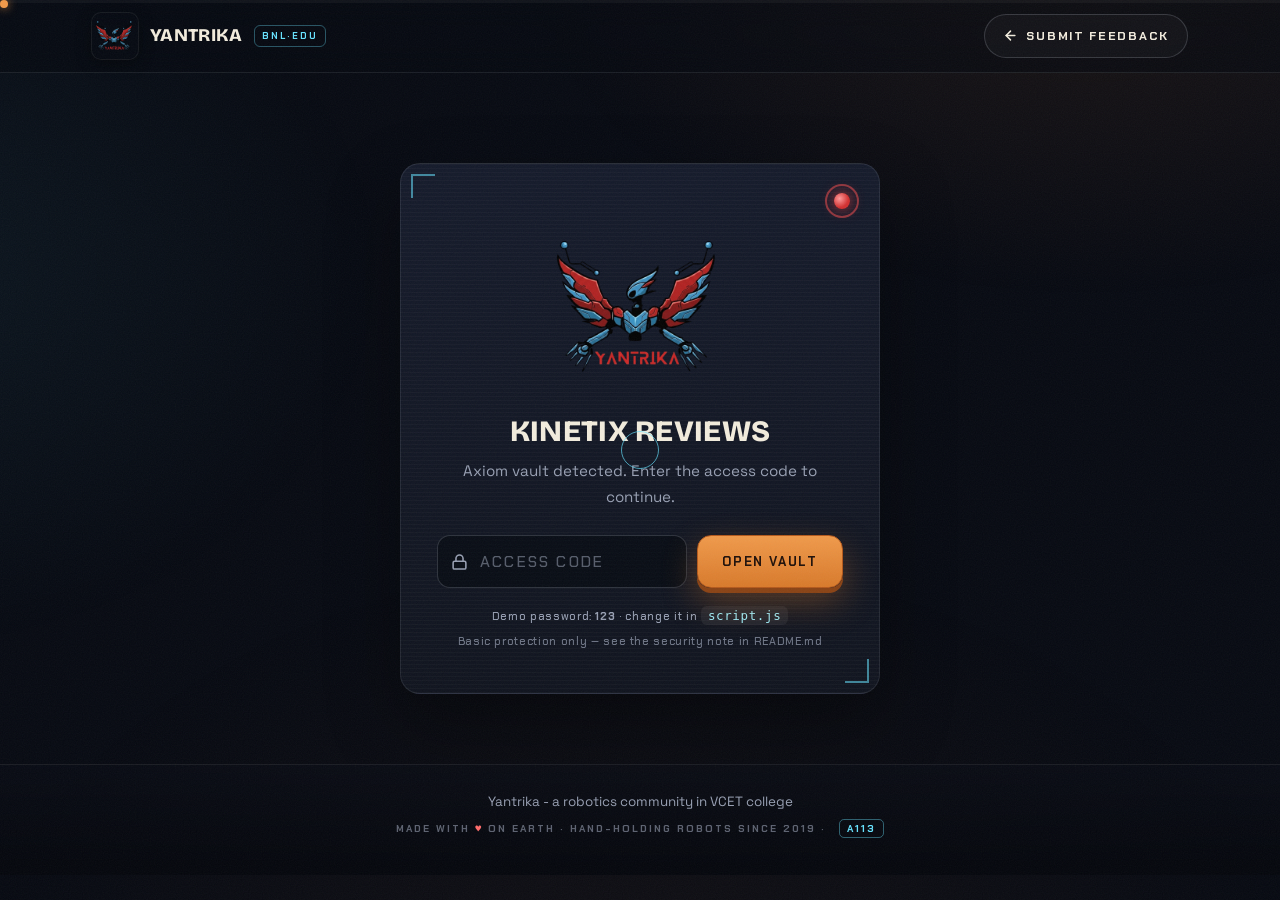
<file: reviews.html>
<!DOCTYPE html>
<html lang="en">
<head>
  <meta charset="UTF-8">
  <meta name="viewport" content="width=device-width, initial-scale=1.0">
  <title>Kinetix Reviews · Yantrika - a robotics community in VCET college</title>
  <meta name="description" content="Read student reviews about the college. Vault access required.">
  <link rel="icon" href="images/whitelogo.jpg">
  <link rel="stylesheet" href="fonts.css">
  <link rel="stylesheet" href="style.css">
  <script>
    /* safety net: if theme.js ever fails, still reveal the page */
    setTimeout(function () {
      document.body.classList.add("booted");
      var p = document.getElementById("preloader");
      if (p) p.remove();
    }, 4000);
  </script>
</head>
<body class="page-reviews">

  <!-- ================= BOOT / PRELOADER ================= -->
  <div class="preloader" id="preloader" aria-hidden="true">
    <div class="pre-inner">
      <svg class="pre-eyes" viewBox="0 0 140 56" aria-hidden="true">
        <img src="images/best.png" alt="" style="height: 250px; width:250px;">
      </svg>
      <div class="pre-logo">YANTRIKA</div>
      <div class="pre-track"><div class="pre-fill" id="preFill"></div></div>
      <div class="pre-meta"><span id="prePct">0%</span><span id="preLog">BNL OS v8.1 — booting…</span></div>
    </div>
  </div>

  <!-- scroll charge bar -->
  <div class="charge-bar" aria-hidden="true"><div class="charge-fill" id="chargeFill"></div></div>

  <!-- custom cursor -->
  <div class="cursor-dot" id="cursorDot" aria-hidden="true"></div>
  <div class="cursor-ring" id="cursorRing" aria-hidden="true"></div>

  <a class="skip-link" href="#main">Skip to content</a>

  <!-- ================= TOP BAR ================= -->
  <header class="topbar" id="topbar">
    <div class="topbar-inner">
      <a class="brand" href="index.html" data-magnetic>
        <span class="brand-eye" aria-hidden="true">
          
            <img src="images/best.png" alt="">
          
        </span>
        <span class="brand-text">YANTRIKA</span>
        <span class="brand-tag">BNL·EDU</span>
      </a>
      <nav class="topnav">
        <a class="nav-link" href="index.html" data-magnetic>
          <svg xmlns="http://www.w3.org/2000/svg" width="15" height="15" viewBox="0 0 24 24" fill="none" stroke="currentColor" stroke-width="2.4" stroke-linecap="round" stroke-linejoin="round"><path d="m12 19-7-7 7-7"/><path d="M19 12H5"/></svg>
          SUBMIT FEEDBACK
        </a>
      </nav>
    </div>
  </header>

  <main id="main" class="container-x">

    <!-- ============================================
         STEP 1: Password gate (shown first)
         ============================================ -->
    <section class="card gate-card hud" id="passwordGate">
      <div class="auto-eye" aria-hidden="true" title="AUTO is watching">
        <span class="auto-ring"></span><span class="auto-dot"></span>
      </div>
      <div class="gate-robot" aria-hidden="true">
        <img src="images/best.png" alt="" style="height: 200px; width: 200px;">
      </div>
      <h1 class="gate-title">KINETIX REVIEWS</h1>
      <p class="gate-subtitle">Axiom vault detected. Enter the access code to continue.</p>

      <form id="passwordForm" class="gate-form" novalidate>
        <div class="gate-input-wrap">
          <svg xmlns="http://www.w3.org/2000/svg" width="17" height="17" viewBox="0 0 24 24" fill="none" stroke="currentColor" stroke-width="2.2" stroke-linecap="round" stroke-linejoin="round"><rect width="18" height="11" x="3" y="11" rx="2" ry="2"/><path d="M7 11V7a5 5 0 0 1 10 0v4"/></svg>
          <input type="password" id="passwordInput" placeholder="ACCESS CODE" autocomplete="off">
        </div>
        <button type="submit" class="btn btn-primary">OPEN VAULT</button>
      </form>

      <!-- Shown when the password is wrong -->
      <p class="alert alert-error gate-error" id="passwordError" hidden>Incorrect access code. AUTO is unimpressed.</p>

      <p class="gate-hint">Demo password: <strong>123</strong> · change it in <code>script.js</code></p>
      <p class="gate-hint dim-note">Basic protection only — see the security note in README.md</p>
    </section>

    <!-- ============================================
         STEP 2: Reviews (hidden until password OK)
         ============================================ -->
    <section id="reviewsSection" hidden>

      <div class="reviews-heading sec-head">
        <span class="sec-label scramble" data-text="THE VAULT">// THE VAULT</span>
        <h1 class="sec-title">KINETIX <span class="accent">REVIEWS.</span></h1>
        <p class="sec-sub">What students are saying about our college.</p>
      </div>

      <div class="demo-banner" id="demoBanner" hidden>
        <svg viewBox="0 0 24 24" width="16" height="16" aria-hidden="true"><path d="M12 2 2 7l10 5 10-5zM2 17l10 5 10-5M2 12l10 5 10-5" fill="none" stroke="currentColor" stroke-width="2" stroke-linejoin="round"/></svg>
        DEMO MODE · showing sample data — paste your Google Apps Script URL into <code>CONFIG</code> in <code>script.js</code> to go live
      </div>

      <!-- ===== Statistics ===== -->
      <section class="card stats-card hud" data-reveal>
        <div class="hud-head" aria-hidden="true">
          <span class="hud-dots"><i></i><i></i><i></i></span>
          <span class="hud-title">AXIOM_DIAGNOSTICS</span>
          <span class="hud-chip">LIVE</span>
        </div>
        <div class="stats-grid">
          <div class="stat">
            <div class="stat-num" id="statTotal">–</div>
            <div class="stat-label">Total Reviews</div>
          </div>
          <div class="stat">
            <div class="stat-num"><span id="statAverage">–</span> <span class="star-inline">★</span></div>
            <div class="stat-label">Average Rating</div>
          </div>
        </div>
        <div class="breakdown">
          <div class="b-row"><span>5 stars</span><div class="bar-track"><div class="bar-fill" id="bar5"></div></div><span class="b-count" id="count5">0</span></div>
          <div class="b-row"><span>4 stars</span><div class="bar-track"><div class="bar-fill" id="bar4"></div></div><span class="b-count" id="count4">0</span></div>
          <div class="b-row"><span>3 stars</span><div class="bar-track"><div class="bar-fill" id="bar3"></div></div><span class="b-count" id="count3">0</span></div>
          <div class="b-row"><span>2 stars</span><div class="bar-track"><div class="bar-fill" id="bar2"></div></div><span class="b-count" id="count2">0</span></div>
          <div class="b-row"><span>1 star</span><div class="bar-track"><div class="bar-fill" id="bar1"></div></div><span class="b-count" id="count1">0</span></div>
        </div>
      </section>

      <!-- ===== Filters ===== -->
      <div class="filters">
        <div class="filter-field">
          <label for="sourceFilter">SOURCE</label>
          <select id="sourceFilter">
            <option value="general" selected>General feedback</option>
            <option value="bot">Bot feedback</option>
          </select>
        </div>
        <div class="filter-field" id="botFilterWrap" hidden>
          <label for="botFilter">BOT</label>
          <select id="botFilter">
            <option value="All" selected>All</option>
            <option value="Line Follower">Line Follower</option>
            <option value="Soccer Bot">Soccer Bot</option>
            <option value="Fire Bird">Fire Bird</option>
            <option value="Yasaka">Yasaka</option>
            <option value="Duckietown">Duckietown</option>
            <option value="Maze Solver">Maze Solver</option>
            <option value="RC Bot">RC Bot</option>
            <option value="Dex Arms 3-Piece">Dex Arms 3-Piece</option>
            <option value="Robotic Arm">Robotic Arm</option>
            <option value="Self-Balancing Bot">Self-Balancing Bot</option>
          </select>
        </div>
        <div class="filter-field">
          <label for="branchFilter">BRANCH</label>
          <select id="branchFilter">
            <option value="All" selected>All</option>
            <option value="CSE">CSE</option>
            <option value="ECE">ECE</option>
            <option value="COMPS">COMPS</option>
            <option value="Mechanical">Mechanical</option>
            <option value="Civil">Civil</option>
            <option value="Electrical">Electrical</option>
            <option value="IT">IT</option>
            <option value="Other">Other</option>
          </select>
        </div>
        <div class="filter-field">
          <label for="ratingFilter">RATING</label>
          <select id="ratingFilter">
            <option value="All" selected>All</option>
            <option value="5">5 stars</option>
            <option value="4">4 stars</option>
            <option value="3">3 stars</option>
            <option value="2">2 stars</option>
            <option value="1">1 star</option>
          </select>
        </div>
      </div>

      <!-- ===== Review cards ===== -->
      <p class="loading" id="loadingText">Loading reviews…</p>
      <p class="empty-state" id="emptyState" hidden>
        <svg class="sad-bot" viewBox="0 0 360 412" aria-hidden="true"><rect x="76" y="318" width="94" height="68" rx="30" fill="#2a3140"/><rect x="190" y="318" width="94" height="68" rx="30" fill="#2a3140"/><rect x="98" y="150" width="164" height="172" rx="12" fill="#c26f2a"/><rect x="108" y="58" width="144" height="66" rx="14" fill="#c9bfa8"/><rect x="120" y="70" width="56" height="48" rx="11" fill="#8f8672"/><rect x="184" y="70" width="56" height="48" rx="11" fill="#8f8672"/><circle cx="148" cy="94" r="15" fill="#0d1118"/><circle cx="212" cy="94" r="15" fill="#0d1118"/><g fill="#67e3ff" opacity=".85"><rect x="118" y="96" width="16" height="4" rx="2" transform="rotate(14 118 96)"/><rect x="226" y="96" width="16" height="4" rx="2" transform="rotate(-14 226 96)"/></g><path d="M156 102 q-8 8 0 14 M204 102 q8 8 0 14" stroke="#0d1118" stroke-width="4" fill="none" stroke-linecap="round"/></svg>
        No reviews yet. Be the first to share your feedback!
      </p>
      <div class="reviews-grid" id="reviewsGrid"></div>

    </section>

  </main>

  <!-- ================= FOOTER ================= -->
  <footer class="footer">
    <p class="foot-line">Yantrika - a robotics community in VCET college </p>
    <p class="foot-sub">Made with <span class="heart">♥</span> on Earth · Hand-holding robots since 2019 · <span class="a113">A113</span></p>
  </footer>

  <button class="to-top" id="toTop" aria-label="Back to top">
    <svg xmlns="http://www.w3.org/2000/svg" width="18" height="18" viewBox="0 0 24 24" fill="none" stroke="currentColor" stroke-width="2.6" stroke-linecap="round" stroke-linejoin="round"><path d="M12 19V5"/><path d="m5 12 7-7 7 7"/></svg>
  </button>

  <div class="toast" id="toast" role="status" aria-live="polite"></div>

  <script src="script.js" defer></script>
  <script src="theme.js" defer></script>
</body>
</html>
</file>
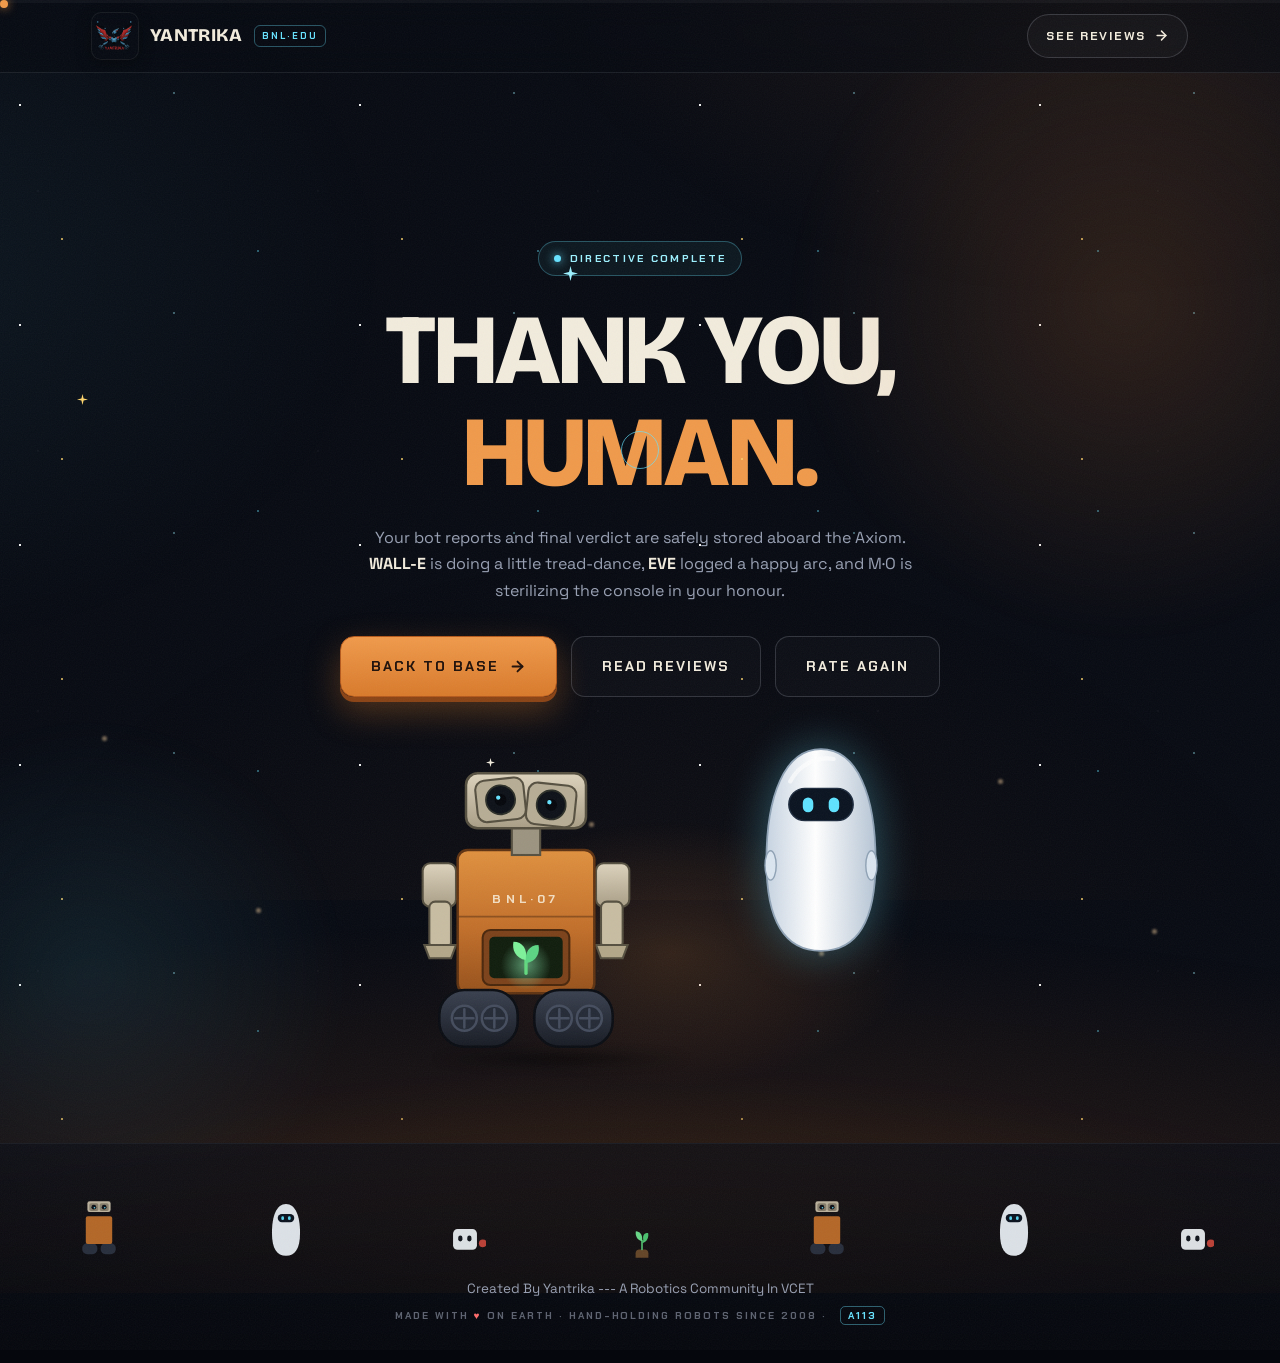
<file: thankyou.html>
<!DOCTYPE html>
<html lang="en">
<head>
  <meta charset="UTF-8">
  <meta name="viewport" content="width=device-width, initial-scale=1.0">
  <title>Yantrika · Thank You — Directive Complete</title>
  <meta name="description" content="Thank you for feeding the Axiom. WALL-E approves.">
  <link rel="icon" href="images/whitelogo.jpg">
  <link rel="stylesheet" href="fonts.css">
  <link rel="stylesheet" href="style.css">
  <script>
    /* safety net: if theme.js ever fails, still reveal the page */
    setTimeout(function () {
      document.body.classList.add("booted");
      var p = document.getElementById("preloader");
      if (p) p.remove();
    }, 4000);
  </script>
</head>
<body class="page-thankyou">

  <!-- ================= BOOT / PRELOADER ================= -->
  <div class="preloader" id="preloader" aria-hidden="true">
    <div class="pre-inner">
       <img src="images/best.png" alt="" style="height: 250px; width: 250px;">
      <div class="pre-logo">YANTRIKA</div>
      <div class="pre-track"><div class="pre-fill" id="preFill"></div></div>
      <div class="pre-meta"><span id="prePct">0%</span><span id="preLog">BNL OS v8.1 — booting…</span></div>
    </div>
  </div>

  <!-- scroll charge bar -->
  <div class="charge-bar" aria-hidden="true"><div class="charge-fill" id="chargeFill"></div></div>

  <!-- custom cursor -->
  <div class="cursor-dot" id="cursorDot" aria-hidden="true"></div>
  <div class="cursor-ring" id="cursorRing" aria-hidden="true"></div>

  <a class="skip-link" href="#main">Skip to content</a>

  <!-- ================= TOP BAR ================= -->
  <header class="topbar" id="topbar">
    <div class="topbar-inner">
      <a class="brand" href="index.html" data-magnetic>
        <span class="brand-eye" aria-hidden="true">
           <img src="images/best.png" alt="" >
        </span>
        <span class="brand-text">YANTRIKA</span>
        <span class="brand-tag">BNL·EDU</span>
      </a>
      <nav class="topnav">
        <a class="nav-link" href="reviews.html" data-magnetic>
          SEE REVIEWS
          <svg xmlns="http://www.w3.org/2000/svg" width="15" height="15" viewBox="0 0 24 24" fill="none" stroke="currentColor" stroke-width="2.4" stroke-linecap="round" stroke-linejoin="round"><path d="M5 12h14"/><path d="m12 5 7 7-7 7"/></svg>
        </a>
      </nav>
    </div>
  </header>

  <main id="main">
    <section class="ty-section">
      <div class="hero-bg" aria-hidden="true">
        <div class="stars stars-1"></div>
        <div class="stars stars-2"></div>
        <div class="hero-glow hero-glow-a"></div>
        <div class="hero-glow hero-glow-b"></div>
        <div class="hero-horizon"></div>
        <svg class="sparkle sp-1" viewBox="0 0 24 24"><path d="M12 0l2.4 9.6L24 12l-9.6 2.4L12 24l-2.4-9.6L0 12l9.6-2.4z" fill="#9df1ff"/></svg>
        <svg class="sparkle sp-2" viewBox="0 0 24 24"><path d="M12 0l2.4 9.6L24 12l-9.6 2.4L12 24l-2.4-9.6L0 12l9.6-2.4z" fill="#ffd66e"/></svg>
        <svg class="sparkle sp-3" viewBox="0 0 24 24"><path d="M12 0l2.4 9.6L24 12l-9.6 2.4L12 24l-2.4-9.6L0 12l9.6-2.4z" fill="#f2ecdd"/></svg>
        <i class="dust d-1"></i><i class="dust d-2"></i><i class="dust d-3"></i>
        <i class="dust d-4"></i><i class="dust d-5"></i><i class="dust d-6"></i>
      </div>

      <div class="container-x">
        <span class="badge scramble" data-text="DIRECTIVE COMPLETE">// DIRECTIVE COMPLETE</span>
        <h1 class="ty-title">
          THANK YOU,<br><span class="accent">HUMAN.</span>
        </h1>
        <p class="ty-text">
          Your bot reports and final verdict are safely stored aboard the Axiom.
          <strong>WALL-E</strong> is doing a little tread-dance, <strong>EVE</strong> logged a happy
          arc, and M·O is sterilizing the console in your honour.
        </p>
        <div class="ty-cta">
          <a href="index.html" class="btn btn-primary btn-big" data-magnetic>
            BACK TO BASE
            <svg xmlns="http://www.w3.org/2000/svg" width="17" height="17" viewBox="0 0 24 24" fill="none" stroke="currentColor" stroke-width="2.6" stroke-linecap="round" stroke-linejoin="round"><path d="M5 12h14"/><path d="m12 5 7 7-7 7"/></svg>
          </a>
          <a href="reviews.html" class="btn btn-ghost btn-big" data-magnetic>READ REVIEWS</a>
          <a href="botfeed.html" class="btn btn-ghost btn-big" data-magnetic>RATE AGAIN</a>
        </div>

        <!-- robot celebration stage -->
        <div class="ty-stage" aria-hidden="true">
          <div class="stage-glow"></div>

          <!-- WALL-E -->
          <div class="walle" id="walleBot" role="button" tabindex="0" aria-label="WALL-E robot">
            <svg viewBox="0 0 360 412" class="walle-svg">
              <defs>
                <linearGradient id="wRust" x1="0" y1="0" x2="0" y2="1">
                  <stop offset="0" stop-color="#e0913f"/><stop offset=".55" stop-color="#c26f2a"/><stop offset="1" stop-color="#96511b"/>
                </linearGradient>
                <linearGradient id="wHead" x1="0" y1="0" x2="0" y2="1">
                  <stop offset="0" stop-color="#ddd3bd"/><stop offset="1" stop-color="#a99e86"/>
                </linearGradient>
                <linearGradient id="wTread" x1="0" y1="0" x2="0" y2="1">
                  <stop offset="0" stop-color="#3a4150"/><stop offset="1" stop-color="#171b24"/>
                </linearGradient>
                <radialGradient id="wPlant">
                  <stop offset="0" stop-color="#8df0b5" stop-opacity=".55"/><stop offset="1" stop-color="#8df0b5" stop-opacity="0"/>
                </radialGradient>
              </defs>

              <g class="w-bot">
                <g class="arm-wrap"><g class="arm arm-l">
                  <rect x="56" y="166" width="40" height="52" rx="9" fill="url(#wHead)" stroke="#565040" stroke-width="2.5"/>
                  <rect x="64" y="212" width="26" height="56" rx="7" fill="#c8bda2" stroke="#565040" stroke-width="2.5"/>
                  <path d="M58 264 h38 l-6 16 h-26 z" fill="#b3a789" stroke="#565040" stroke-width="2.5"/>
                </g></g>
                <g class="arm-wrap" transform="translate(360 0) scale(-1 1)"><g class="arm arm-r">
                  <rect x="56" y="166" width="40" height="52" rx="9" fill="url(#wHead)" stroke="#565040" stroke-width="2.5"/>
                  <rect x="64" y="212" width="26" height="56" rx="7" fill="#c8bda2" stroke="#565040" stroke-width="2.5"/>
                  <path d="M58 264 h38 l-6 16 h-26 z" fill="#b3a789" stroke="#565040" stroke-width="2.5"/>
                </g></g>

                <g class="w-body">
                  <rect x="98" y="150" width="164" height="172" rx="12" fill="url(#wRust)" stroke="#5f3312" stroke-width="3"/>
                  <line x1="98" y1="230" x2="262" y2="230" stroke="#5f3312" stroke-width="2" opacity=".55"/>
                  <text x="180" y="214" text-anchor="middle" font-family="Chakra Petch, monospace" font-weight="700" font-size="15" letter-spacing="5" fill="#f7e9d2" opacity=".9">BNL·07</text>
                  <g class="w-chest">
                    <rect x="128" y="246" width="104" height="66" rx="9" fill="#7c421a" stroke="#4a270c" stroke-width="2.5"/>
                    <rect x="136" y="254" width="88" height="50" rx="6" fill="#101d0d"/>
                    <circle class="plant-glow" cx="180" cy="288" r="30" fill="url(#wPlant)"/>
                    <path d="M180 298 v-18" stroke="#63d97f" stroke-width="4" stroke-linecap="round"/>
                    <path d="M180 282 c-13 -2 -17 -13 -15 -22 c11 0 17 9 15 22 z" fill="#7ef29a"/>
                    <path d="M180 286 c13 -2 17 -13 15 -22 c-11 0 -17 9 -15 22 z" fill="#5cd684"/>
                  </g>
                </g>

                <rect x="163" y="122" width="34" height="34" fill="#9c9480" stroke="#565040" stroke-width="2.5"/>
                <g class="w-head">
                  <rect x="108" y="58" width="144" height="66" rx="14" fill="url(#wHead)" stroke="#565040" stroke-width="3"/>
                  <g transform="translate(118 68) rotate(-6)">
                    <rect x="0" y="0" width="58" height="50" rx="11" fill="#b7ad95" stroke="#565040" stroke-width="2.5"/>
                    <circle cx="29" cy="25" r="17.5" fill="#0d1118" stroke="#2c2f28" stroke-width="2"/>
                    <g class="pupil pupil-l">
                      <circle cx="29" cy="25" r="7" fill="#05070c"/>
                      <circle cx="26.5" cy="22" r="2.6" fill="#67e3ff"/>
                    </g>
                    <rect class="lid" x="0" y="0" width="58" height="50" rx="11" fill="#b7ad95" stroke="#565040" stroke-width="2.5"/>
                  </g>
                  <g transform="translate(184 68) rotate(6)">
                    <rect x="0" y="0" width="58" height="50" rx="11" fill="#b7ad95" stroke="#565040" stroke-width="2.5"/>
                    <circle cx="29" cy="25" r="17.5" fill="#0d1118" stroke="#2c2f28" stroke-width="2"/>
                    <g class="pupil pupil-r">
                      <circle cx="29" cy="25" r="7" fill="#05070c"/>
                      <circle cx="26.5" cy="22" r="2.6" fill="#67e3ff"/>
                    </g>
                    <rect class="lid" x="0" y="0" width="58" height="50" rx="11" fill="#b7ad95" stroke="#565040" stroke-width="2.5"/>
                  </g>
                </g>
              </g>

              <g class="w-treads">
                <g class="tread">
                  <rect x="76" y="318" width="94" height="68" rx="30" fill="url(#wTread)" stroke="#0a0d13" stroke-width="3"/>
                  <g class="wheel" style="transform-origin:106px 352px"><circle cx="106" cy="352" r="15" fill="#242a36" stroke="#454d5e" stroke-width="3"/><path d="M106 341 v22 M95 352 h22" stroke="#454d5e" stroke-width="3" stroke-linecap="round"/></g>
                  <g class="wheel" style="transform-origin:142px 352px"><circle cx="142" cy="352" r="15" fill="#242a36" stroke="#454d5e" stroke-width="3"/><path d="M142 341 v22 M131 352 h22" stroke="#454d5e" stroke-width="3" stroke-linecap="round"/></g>
                </g>
                <g class="tread">
                  <rect x="190" y="318" width="94" height="68" rx="30" fill="url(#wTread)" stroke="#0a0d13" stroke-width="3"/>
                  <g class="wheel" style="transform-origin:220px 352px"><circle cx="220" cy="352" r="15" fill="#242a36" stroke="#454d5e" stroke-width="3"/><path d="M220 341 v22 M209 352 h22" stroke="#454d5e" stroke-width="3" stroke-linecap="round"/></g>
                  <g class="wheel" style="transform-origin:256px 352px"><circle cx="256" cy="352" r="15" fill="#242a36" stroke="#454d5e" stroke-width="3"/><path d="M256 341 v22 M245 352 h22" stroke="#454d5e" stroke-width="3" stroke-linecap="round"/></g>
                </g>
              </g>
            </svg>
            <div class="bubble" id="walleBubble">Ta-da!</div>
          </div>

          <!-- EVE -->
          <div class="eve" id="eveBot" role="button" tabindex="0" aria-label="EVE robot">
            <svg viewBox="0 0 200 320" class="eve-svg">
              <defs>
                <linearGradient id="eBody" x1="0" y1="0" x2="1" y2="0">
                  <stop offset="0" stop-color="#c7d4e2"/><stop offset=".45" stop-color="#ffffff"/><stop offset="1" stop-color="#b7c6d6"/>
                </linearGradient>
              </defs>
              <g class="eve-body">
                <path d="M100 16 C152 16 178 82 178 176 C178 266 150 304 100 304 C50 304 22 266 22 176 C22 82 48 16 100 16 Z" fill="url(#eBody)" stroke="#8fa2b5" stroke-width="2.5"/>
                <path d="M56 62 C70 36 96 26 118 30" stroke="#fff" stroke-width="6" stroke-linecap="round" fill="none" opacity=".65"/>
                <rect x="54" y="72" width="92" height="46" rx="23" fill="#0a1320" stroke="#1e2c3f" stroke-width="2"/>
                <g class="eve-eyes">
                  <rect x="74" y="85" width="15" height="21" rx="7.5" fill="#5fe3ff"/>
                  <rect x="111" y="85" width="15" height="21" rx="7.5" fill="#5fe3ff"/>
                </g>
                <g class="eve-happy">
                  <path d="M70 103 q10 -14 20 0" stroke="#5fe3ff" stroke-width="5" fill="none" stroke-linecap="round"/>
                  <path d="M110 103 q10 -14 20 0" stroke="#5fe3ff" stroke-width="5" fill="none" stroke-linecap="round"/>
                </g>
                <ellipse cx="28" cy="182" rx="8" ry="21" fill="#dbe6f0" stroke="#8fa2b5" stroke-width="2"/>
                <ellipse cx="172" cy="182" rx="8" ry="21" fill="#dbe6f0" stroke="#8fa2b5" stroke-width="2"/>
              </g>
            </svg>
            <div class="bubble" id="eveBubble">Positive.</div>
          </div>

          <div class="ground-shadow"></div>
        </div>
      </div>
    </section>
  </main>

  <!-- ================= FOOTER ================= -->
  <footer class="footer">
    <div class="parade" aria-hidden="true">
      <div class="parade-track">
        <div class="parade-group">
          <svg class="mini mini-walle" viewBox="0 0 360 412"><rect x="76" y="318" width="94" height="68" rx="30" fill="#2a3140"/><rect x="190" y="318" width="94" height="68" rx="30" fill="#2a3140"/><rect x="98" y="150" width="164" height="172" rx="12" fill="#c26f2a"/><rect x="108" y="58" width="144" height="66" rx="14" fill="#c9bfa8"/><rect x="120" y="70" width="56" height="48" rx="11" fill="#8f8672"/><rect x="184" y="70" width="56" height="48" rx="11" fill="#8f8672"/><circle cx="148" cy="94" r="15" fill="#0d1118"/><circle cx="212" cy="94" r="15" fill="#0d1118"/><circle cx="152" cy="98" r="5" fill="#67e3ff"/><circle cx="216" cy="98" r="5" fill="#67e3ff"/></svg>
          <svg class="mini mini-eve" viewBox="0 0 200 320"><path d="M100 16 C152 16 178 82 178 176 C178 266 150 304 100 304 C50 304 22 266 22 176 C22 82 48 16 100 16 Z" fill="#eef4fa"/><rect x="54" y="72" width="92" height="46" rx="23" fill="#0a1320"/><rect x="74" y="85" width="15" height="21" rx="7.5" fill="#5fe3ff"/><rect x="111" y="85" width="15" height="21" rx="7.5" fill="#5fe3ff"/></svg>
          <svg class="mini mini-mo" viewBox="0 0 130 112"><rect x="28" y="22" width="74" height="64" rx="14" fill="#eef3f6"/><rect x="44" y="42" width="13" height="18" rx="6.5" fill="#10151d"/><rect x="72" y="42" width="13" height="18" rx="6.5" fill="#10151d"/><circle cx="120" cy="66" r="12" fill="#c9453a"/></svg>
          <svg class="mini mini-plant" viewBox="0 0 100 120"><path d="M30 118 v-14 q0-10 10-12 h20 q10 2 10 12 v14 z" fill="#6b4a2a"/><path d="M50 92 V64" stroke="#58d37a" stroke-width="5" stroke-linecap="round"/><path d="M50 66 c-16 -3 -22 -18 -19 -31 c14 1 22 12 19 31 z" fill="#6fe892"/><path d="M50 72 c16 -3 22 -18 19 -31 c-14 0 -17 9 -15 22 z" fill="#4fcf76"/></svg>
        </div>
        <div class="parade-group">
          <svg class="mini mini-walle" viewBox="0 0 360 412"><rect x="76" y="318" width="94" height="68" rx="30" fill="#2a3140"/><rect x="190" y="318" width="94" height="68" rx="30" fill="#2a3140"/><rect x="98" y="150" width="164" height="172" rx="12" fill="#c26f2a"/><rect x="108" y="58" width="144" height="66" rx="14" fill="#c9bfa8"/><rect x="120" y="70" width="56" height="48" rx="11" fill="#8f8672"/><rect x="184" y="70" width="56" height="48" rx="11" fill="#8f8672"/><circle cx="148" cy="94" r="15" fill="#0d1118"/><circle cx="212" cy="94" r="15" fill="#0d1118"/><circle cx="152" cy="98" r="5" fill="#67e3ff"/><circle cx="216" cy="98" r="5" fill="#67e3ff"/></svg>
          <svg class="mini mini-eve" viewBox="0 0 200 320"><path d="M100 16 C152 16 178 82 178 176 C178 266 150 304 100 304 C50 304 22 266 22 176 C22 82 48 16 100 16 Z" fill="#eef4fa"/><rect x="54" y="72" width="92" height="46" rx="23" fill="#0a1320"/><rect x="74" y="85" width="15" height="21" rx="7.5" fill="#5fe3ff"/><rect x="111" y="85" width="15" height="21" rx="7.5" fill="#5fe3ff"/></svg>
          <svg class="mini mini-mo" viewBox="0 0 130 112"><rect x="28" y="22" width="74" height="64" rx="14" fill="#eef3f6"/><rect x="44" y="42" width="13" height="18" rx="6.5" fill="#10151d"/><rect x="72" y="42" width="13" height="18" rx="6.5" fill="#10151d"/><circle cx="120" cy="66" r="12" fill="#c9453a"/></svg>
          <svg class="mini mini-plant" viewBox="0 0 100 120"><path d="M30 118 v-14 q0-10 10-12 h20 q10 2 10 12 v14 z" fill="#6b4a2a"/><path d="M50 92 V64" stroke="#58d37a" stroke-width="5" stroke-linecap="round"/><path d="M50 66 c-16 -3 -22 -18 -19 -31 c14 1 22 12 19 31 z" fill="#6fe892"/><path d="M50 72 c16 -3 22 -18 19 -31 c-14 0 -17 9 -15 22 z" fill="#4fcf76"/></svg>
        </div>
      </div>
    </div>
    <p class="foot-line">Created By Yantrika --- A Robotics Community In VCET</p>
    <p class="foot-sub">Made with <span class="heart">♥</span> on Earth · Hand-holding robots since 2008 · <span class="a113">A113</span></p>
  </footer>

  <button class="to-top" id="toTop" aria-label="Back to top">
    <svg xmlns="http://www.w3.org/2000/svg" width="18" height="18" viewBox="0 0 24 24" fill="none" stroke="currentColor" stroke-width="2.6" stroke-linecap="round" stroke-linejoin="round"><path d="M12 19V5"/><path d="m5 12 7-7 7 7"/></svg>
  </button>

  <div class="toast" id="toast" role="status" aria-live="polite"></div>

  <script>
    /* celebration: star confetti + robot chatter once the boot finishes */
    setTimeout(function () {
      window.dispatchEvent(new CustomEvent("cv:success"));
      var b = document.getElementById("walleBubble");
      if (b) {
        b.textContent = "Thank you!";
        b.classList.add("show");
        setTimeout(function () { b.classList.remove("show"); }, 2200);
      }
      var e = document.getElementById("eveBot");
      if (e) {
        e.classList.add("happy");
        setTimeout(function () { e.classList.remove("happy"); }, 2200);
      }
    }, 2100);
    setTimeout(function () { window.dispatchEvent(new CustomEvent("cv:success")); }, 3400);
  </script>

  <script src="script.js" defer></script>
  <script src="theme.js" defer></script>
</body>
</html>
</file>
<file: fonts.css>
/* =========================================================
   Embedded fonts (latin subset, base64) — no network needed.
   Bricolage Grotesque (display) · Space Grotesk (body) · Chakra Petch (HUD)
   ========================================================= */

/* Bricolage Grotesque 800 normal — latin, embedded (37KB) */
@font-face {
  font-family: 'Bricolage Grotesque';
  font-style: normal;
  font-weight: 800;
  font-display: swap;
  src: url([data-uri]) format('woff2');
  unicode-range: U+0000-00FF, U+0131, U+0152-0153, U+02BB-02BC, U+02C6, U+02DA, U+02DC, U+0304, U+0308, U+0329, U+2000-206F, U+20AC, U+2122, U+2191, U+2193, U+2212, U+2215, U+FEFF, U+FFFD;
}

/* Chakra Petch 500 normal — latin, embedded (9KB) */
@font-face {
  font-family: 'Chakra Petch';
  font-style: normal;
  font-weight: 500;
  font-display: swap;
  src: url([data-uri]) format('woff2');
  unicode-range: U+0000-00FF, U+0131, U+0152-0153, U+02BB-02BC, U+02C6, U+02DA, U+02DC, U+0304, U+0308, U+0329, U+2000-206F, U+20AC, U+2122, U+2191, U+2193, U+2212, U+2215, U+FEFF, U+FFFD;
}

/* Chakra Petch 700 normal — latin, embedded (9KB) */
@font-face {
  font-family: 'Chakra Petch';
  font-style: normal;
  font-weight: 700;
  font-display: swap;
  src: url([data-uri]) format('woff2');
  unicode-range: U+0000-00FF, U+0131, U+0152-0153, U+02BB-02BC, U+02C6, U+02DA, U+02DC, U+0304, U+0308, U+0329, U+2000-206F, U+20AC, U+2122, U+2191, U+2193, U+2212, U+2215, U+FEFF, U+FFFD;
}

/* Space Grotesk 400 normal — latin, embedded (21KB) */
@font-face {
  font-family: 'Space Grotesk';
  font-style: normal;
  font-weight: 400;
  font-display: swap;
  src: url([data-uri]) format('woff2');
  unicode-range: U+0000-00FF, U+0131, U+0152-0153, U+02BB-02BC, U+02C6, U+02DA, U+02DC, U+0304, U+0308, U+0329, U+2000-206F, U+20AC, U+2122, U+2191, U+2193, U+2212, U+2215, U+FEFF, U+FFFD;
}

/* Space Grotesk 500 normal — latin, embedded (21KB) */
@font-face {
  font-family: 'Space Grotesk';
  font-style: normal;
  font-weight: 500;
  font-display: swap;
  src: url([data-uri]) format('woff2');
  unicode-range: U+0000-00FF, U+0131, U+0152-0153, U+02BB-02BC, U+02C6, U+02DA, U+02DC, U+0304, U+0308, U+0329, U+2000-206F, U+20AC, U+2122, U+2191, U+2193, U+2212, U+2215, U+FEFF, U+FFFD;
}

/* Space Grotesk 700 normal — latin, embedded (21KB) */
@font-face {
  font-family: 'Space Grotesk';
  font-style: normal;
  font-weight: 700;
  font-display: swap;
  src: url([data-uri]) format('woff2');
  unicode-range: U+0000-00FF, U+0131, U+0152-0153, U+02BB-02BC, U+02C6, U+02DA, U+02DC, U+0304, U+0308, U+0329, U+2000-206F, U+20AC, U+2122, U+2191, U+2193, U+2212, U+2215, U+FEFF, U+FFFD;
}
</file>
<file: style.css>
/* =========================================================
   CAMPUS VOICE — WALL·E Edition
   Awwwards-style redesign · index.html + reviews.html
   Fonts are embedded in fonts.css (no network needed)
   ========================================================= */

:root {
  --bg0: #070a12;
  --bg1: #0b0f1a;
  --panel: #141a29;
  --panel-2: #0f1420;
  --line: rgba(230, 238, 255, 0.09);
  --line-strong: rgba(230, 238, 255, 0.17);
  --ink: #f2ecdd;
  --muted: #98a0b3;
  --rust: #e8863a;
  --rust-2: #f09a4b;
  --rust-deep: #b4591c;
  --cyan: #67e3ff;
  --cyan-2: #9df1ff;
  --gold: #ffc53d;
  --gold-2: #ffdd7a;
  --star-off: #39404f;
  --paper: #f4eddc;
  --radius: 20px;
  --font-display: "Bricolage Grotesque", "Space Grotesk", system-ui, sans-serif;
  --font-body: "Space Grotesk", system-ui, -apple-system, sans-serif;
  --font-mono: "Chakra Petch", "Space Grotesk", monospace;
}

/* ---------------- Base ---------------- */
* { box-sizing: border-box; }

html { scroll-behavior: smooth; }

body {
  margin: 0;
  font-family: var(--font-body);
  color: var(--ink);
  background: var(--bg0);
  line-height: 1.65;
  overflow-x: hidden;
  -webkit-font-smoothing: antialiased;
}

/* ambient glows + vignette */
body::before {
  content: "";
  position: fixed;
  inset: 0;
  z-index: -1;
  background:
    radial-gradient(900px 600px at 85% -10%, rgba(232, 134, 58, 0.10), transparent 65%),
    radial-gradient(800px 600px at -10% 30%, rgba(103, 227, 255, 0.06), transparent 65%),
    radial-gradient(1200px 900px at 50% 120%, rgba(232, 134, 58, 0.05), transparent 60%);
  pointer-events: none;
}

/* cinematic grain */
body::after {
  content: "";
  position: fixed;
  inset: -50%;
  z-index: 2000;
  pointer-events: none;
  opacity: 0.05;
  background-image: url("data:image/svg+xml,%3Csvg xmlns='http://www.w3.org/2000/svg' width='180' height='180'%3E%3Cfilter id='n'%3E%3CfeTurbulence type='fractalNoise' baseFrequency='0.85' numOctaves='2'/%3E%3C/filter%3E%3Crect width='180' height='180' filter='url(%23n)'/%3E%3C/svg%3E");
  animation: grain 9s steps(6) infinite;
}

h1, h2, h3, h4 { line-height: 1.15; margin: 0; font-weight: 800; }

p { margin: 0; }

a { color: var(--cyan); text-decoration: none; }

img { max-width: 100%; }

[hidden] { display: none !important; }

::selection { background: var(--rust); color: #1a0e04; }

::-webkit-scrollbar { width: 11px; }
::-webkit-scrollbar-track { background: #0a0e18; }
::-webkit-scrollbar-thumb {
  background: linear-gradient(180deg, var(--rust), var(--rust-deep));
  border-radius: 99px;
  border: 2px solid #0a0e18;
}

:focus-visible { outline: 2px solid var(--cyan); outline-offset: 3px; border-radius: 6px; }

.skip-link {
  position: fixed;
  top: -60px;
  left: 16px;
  z-index: 5000;
  background: var(--cyan);
  color: #051018;
  font-family: var(--font-mono);
  font-weight: 700;
  font-size: 0.75rem;
  padding: 10px 16px;
  border-radius: 10px;
  transition: top 0.25s;
}
.skip-link:focus { top: 14px; }

.container-x {
  max-width: 1160px;
  margin: 0 auto;
  padding: 0 clamp(18px, 4vw, 32px);
  width: 100%;
}

.accent { color: var(--rust-2); }

.outline {
  color: transparent;
  -webkit-text-stroke: 2px rgba(242, 236, 221, 0.85);
}

/* ---------------- Custom cursor ---------------- */
.cursor-dot, .cursor-ring {
  position: fixed;
  top: 0;
  left: 0;
  pointer-events: none;
  z-index: 4000;
  display: none;
}
body.has-cursor .cursor-dot,
body.has-cursor .cursor-ring { display: block; }

body.has-cursor { cursor: none; }
body.has-cursor a,
body.has-cursor button,
body.has-cursor .star,
body.has-cursor label { cursor: none; }
body.has-cursor input[type="text"],
body.has-cursor input[type="password"],
body.has-cursor select,
body.has-cursor textarea { cursor: auto; }

.cursor-dot {
  width: 8px;
  height: 8px;
  border-radius: 50%;
  background: var(--rust-2);
  box-shadow: 0 0 10px rgba(240, 154, 75, 0.8);
}
.cursor-ring {
  width: 38px;
  height: 38px;
  border-radius: 50%;
  border: 1.5px solid rgba(103, 227, 255, 0.65);
  transition: border-color 0.25s, background 0.25s;
}
body.cursor-hover .cursor-ring {
  border-color: rgba(240, 154, 75, 0.9);
  background: rgba(240, 154, 75, 0.08);
}

/* ---------------- Preloader ---------------- */
.preloader {
  position: fixed;
  inset: 0;
  z-index: 3000;
  background:
    radial-gradient(700px 500px at 70% 20%, rgba(232, 134, 58, 0.08), transparent 60%),
    var(--bg0);
  display: grid;
  place-items: center;
  animation: preFail 5s forwards; /* safety: fades out even if JS dies */
}
.preloader.done { transform: translateY(-100%); transition: transform 0.7s cubic-bezier(0.76, 0, 0.24, 1); }

.pre-inner { display: grid; justify-items: center; gap: 16px; padding: 20px; }
.pre-eyes { width: 128px; }
.pre-lid {
  transform: scaleY(0);
  transform-origin: 50% 0;
  transform-box: fill-box;
  animation: preBlink 2.6s infinite;
}
.pre-logo {
  font-family: var(--font-display);
  font-weight: 800;
  font-size: 1.15rem;
  letter-spacing: 0.42em;
  color: var(--ink);
  margin-right: -0.42em;
}
.pre-track {
  width: min(250px, 60vw);
  height: 8px;
  border-radius: 99px;
  background: rgba(255, 255, 255, 0.07);
  border: 1px solid var(--line);
  overflow: hidden;
}
.pre-fill {
  height: 100%;
  width: 0%;
  border-radius: 99px;
  background: linear-gradient(90deg, var(--rust-deep), var(--rust-2));
  box-shadow: 0 0 14px rgba(240, 154, 75, 0.55);
  transition: width 0.15s linear;
}
.pre-meta {
  display: flex;
  justify-content: space-between;
  width: min(250px, 60vw);
  font-family: var(--font-mono);
  font-size: 0.62rem;
  letter-spacing: 0.14em;
  color: var(--muted);
}

/* ---------------- Charge bar (scroll progress) ---------------- */
.charge-bar {
  position: fixed;
  top: 0;
  left: 0;
  right: 0;
  height: 3px;
  z-index: 2500;
  background: rgba(255, 255, 255, 0.04);
}
.charge-fill {
  height: 100%;
  width: 0%;
  background: linear-gradient(90deg, var(--cyan), #3ddc97);
  box-shadow: 0 0 12px rgba(103, 227, 255, 0.6);
}

/* ---------------- Top bar ---------------- */
.topbar {
  position: sticky;
  top: 0;
  z-index: 500;
  background: rgba(7, 10, 18, 0.55);
  backdrop-filter: blur(14px);
  -webkit-backdrop-filter: blur(14px);
  border-bottom: 1px solid var(--line);
  transition: background 0.3s;
}
.topbar.scrolled { background: rgba(7, 10, 18, 0.88); }

.topbar-inner {
  max-width: 1160px;
  margin: 0 auto;
  padding: 13px clamp(18px, 4vw, 32px);
  display: flex;
  align-items: center;
  justify-content: space-between;
  gap: 14px;
}

.brand { display: inline-flex; align-items: center; gap: 12px; }
.brand-eye {
  width: 46px;
  height: 46px;
  display: block;
  border-radius: 9px;
  overflow: hidden;
  box-shadow: 0 0 0 1px rgba(255, 255, 255, 0.07), 0 4px 16px rgba(0, 0, 0, 0.45);
}
.brand-eye svg { display: block; width: 100%; height: 100%; }
.b-glint { animation: glintPulse 2.2s ease-in-out infinite alternate; }

.brand-text {
  font-family: var(--font-display);
  font-weight: 800;
  font-size: 1.12rem;
  letter-spacing: 0.02em;
  color: var(--ink);
}
.brand-text em { font-style: normal; color: var(--rust-2); }

.brand-tag {
  font-family: var(--font-mono);
  font-size: 0.56rem;
  font-weight: 700;
  letter-spacing: 0.22em;
  color: var(--cyan);
  border: 1px solid rgba(103, 227, 255, 0.35);
  border-radius: 6px;
  padding: 3px 7px;
}

.nav-link {
  display: inline-flex;
  align-items: center;
  gap: 8px;
  font-family: var(--font-mono);
  font-weight: 700;
  font-size: 0.76rem;
  letter-spacing: 0.14em;
  color: var(--ink);
  padding: 11px 18px;
  border-radius: 999px;
  border: 1px solid var(--line-strong);
  background: rgba(255, 255, 255, 0.03);
  transition: border-color 0.25s, color 0.25s, box-shadow 0.25s;
}
.nav-link:hover {
  border-color: rgba(103, 227, 255, 0.55);
  color: var(--cyan-2);
  box-shadow: 0 0 22px rgba(103, 227, 255, 0.16);
}

/* =========================================================
   HERO
   ========================================================= */
.hero {
  position: relative;
  min-height: calc(100svh - 62px);
  display: flex;
  align-items: center;
  overflow: hidden;
  padding: 44px 0 96px;
}

.hero-bg { position: absolute; inset: 0; pointer-events: none; }

.stars { position: absolute; inset: -2px; background-repeat: repeat; }
.stars-1 {
  background-image:
    radial-gradient(1.6px 1.6px at 22px 34px, rgba(255, 255, 255, 0.95) 45%, transparent 55%),
    radial-gradient(1.1px 1.1px at 110px 76px, rgba(255, 255, 255, 0.6) 45%, transparent 55%),
    radial-gradient(1.4px 1.4px at 176px 22px, rgba(157, 241, 255, 0.8) 45%, transparent 55%),
    radial-gradient(1px 1px at 244px 128px, rgba(255, 255, 255, 0.5) 45%, transparent 55%),
    radial-gradient(1.8px 1.8px at 64px 168px, rgba(255, 214, 110, 0.7) 45%, transparent 55%),
    radial-gradient(1.1px 1.1px at 300px 60px, rgba(255, 255, 255, 0.5) 45%, transparent 55%);
  background-size: 340px 220px;
  animation: twinkle 5s ease-in-out infinite;
}
.stars-2 {
  background-image:
    radial-gradient(1.3px 1.3px at 40px 120px, rgba(255, 255, 255, 0.7) 45%, transparent 55%),
    radial-gradient(1px 1px at 150px 30px, rgba(242, 236, 221, 0.55) 45%, transparent 55%),
    radial-gradient(1.5px 1.5px at 260px 180px, rgba(103, 227, 255, 0.65) 45%, transparent 55%),
    radial-gradient(1px 1px at 90px 200px, rgba(255, 214, 110, 0.55) 45%, transparent 55%);
  background-size: 280px 260px;
  animation: twinkle 7s ease-in-out 2.2s infinite;
  opacity: 0.75;
}

.hero-glow { position: absolute; border-radius: 50%; filter: blur(10px); }
.hero-glow-a {
  width: 60vw;
  height: 60vw;
  right: -18vw;
  top: -12vw;
  background: radial-gradient(circle, rgba(232, 134, 58, 0.16), transparent 62%);
}
.hero-glow-b {
  width: 46vw;
  height: 46vw;
  left: -16vw;
  bottom: -10vw;
  background: radial-gradient(circle, rgba(103, 227, 255, 0.09), transparent 62%);
}

.hero-horizon {
  position: absolute;
  left: -12%;
  right: -12%;
  bottom: -14%;
  height: 58%;
  background:
    radial-gradient(120% 95% at 50% 108%, rgba(232, 134, 58, 0.30), rgba(160, 80, 28, 0.10) 46%, transparent 72%),
    radial-gradient(85% 70% at 50% 108%, rgba(20, 12, 5, 0.9), transparent 62%);
}

.sparkle {
  position: absolute;
  width: 15px;
  height: 15px;
  animation: sparkTwinkle 3.4s ease-in-out infinite;
}
.sp-1 { top: 18%; left: 44%; }
.sp-2 { top: 30%; left: 6%; width: 11px; height: 11px; animation-delay: 1.1s; }
.sp-3 { top: 64%; left: 38%; width: 9px; height: 9px; animation-delay: 2s; }

.dust {
  position: absolute;
  width: 5px;
  height: 5px;
  border-radius: 50%;
  background: rgba(232, 196, 150, 0.5);
  filter: blur(1px);
  animation: dustFloat var(--dur, 16s) linear infinite;
  animation-delay: var(--delay, 0s);
}
.d-1 { left: 8%;  top: 62%; --dur: 15s; --dx: 90px; }
.d-2 { left: 20%; top: 78%; --dur: 19s; --delay: 3s; --dx: -60px; }
.d-3 { left: 46%; top: 70%; --dur: 13s; --delay: 6s; --dx: 70px; }
.d-4 { left: 64%; top: 82%; --dur: 17s; --delay: 1.5s; --dx: -80px; }
.d-5 { left: 78%; top: 66%; --dur: 14s; --delay: 8s; --dx: 60px; }
.d-6 { left: 90%; top: 80%; --dur: 18s; --delay: 4.5s; --dx: -50px; }

/* --- hero grid --- */
.hero-grid {
  position: relative;
  z-index: 2;
  display: grid;
  grid-template-columns: 1.04fr 0.96fr;
  gap: clamp(24px, 4vw, 56px);
  align-items: center;
  width: 100%;
}

.badge {
  display: inline-flex;
  align-items: center;
  gap: 9px;
  font-family: var(--font-mono);
  font-weight: 600;
  font-size: 0.66rem;
  letter-spacing: 0.22em;
  color: var(--cyan-2);
  background: rgba(103, 227, 255, 0.06);
  border: 1px solid rgba(103, 227, 255, 0.3);
  padding: 8px 15px;
  border-radius: 999px;
  margin-bottom: 24px;
}
.badge::before {
  content: "";
  width: 7px;
  height: 7px;
  border-radius: 50%;
  background: var(--cyan);
  box-shadow: 0 0 10px var(--cyan);
  animation: glintPulse 1.6s ease-in-out infinite alternate;
}

.hero-title {
  font-family: var(--font-display);
  font-weight: 800;
  font-size: clamp(2.5rem, 6vw, 4.5rem);
  line-height: 0.98;
  letter-spacing: -0.015em;
  margin-bottom: 22px;
  text-transform: uppercase;
}
.hero-title .line { display: block; overflow: hidden; padding-bottom: 0.06em; }
.hero-title .l-inner {
  display: inline-flex;
  align-items: center;
  transform: translateY(115%);
  transition: transform 0.95s cubic-bezier(0.16, 1, 0.3, 1);
  transition-delay: calc(0.12s + var(--i) * 0.09s);
}
body.booted .hero-title .l-inner { transform: translateY(0); }

.title-star {
  width: 0.5em;
  height: 0.5em;
  margin-left: 0.14em;
  color: var(--gold);
  animation: starPulse 2.6s ease-in-out infinite;
}

.hero-text {
  color: var(--muted);
  max-width: 520px;
  font-size: 1.05rem;
  line-height: 1.75;
}
.hero-text strong { color: var(--ink); font-weight: 600; }

.boot-fade {
  opacity: 0;
  transform: translateY(18px);
  transition: opacity 0.8s ease var(--bd, 0s), transform 0.8s cubic-bezier(0.16, 1, 0.3, 1) var(--bd, 0s);
}
body.booted .boot-fade { opacity: 1; transform: none; }

.hero-cta { display: flex; flex-wrap: wrap; gap: 14px; margin-top: 30px; }

.hero-meta { display: flex; flex-wrap: wrap; gap: 10px; margin-top: 28px; }
.chip {
  display: inline-flex;
  align-items: center;
  gap: 8px;
  font-family: var(--font-mono);
  font-size: 0.66rem;
  font-weight: 600;
  letter-spacing: 0.12em;
  text-transform: uppercase;
  color: var(--muted);
  border: 1px solid var(--line);
  padding: 8px 13px;
  border-radius: 999px;
  background: rgba(255, 255, 255, 0.02);
}
.chip svg { width: 13px; height: 13px; color: var(--cyan); flex-shrink: 0; }

/* --- hero stage (robots) --- */
.hero-stage { position: relative; height: 560px; z-index: 2; }

.stage-glow {
  position: absolute;
  inset: -8%;
  background: radial-gradient(44% 44% at 54% 62%, rgba(232, 134, 58, 0.18), transparent 72%);
  pointer-events: none;
}

.ground-shadow {
  position: absolute;
  bottom: 3%;
  left: 12%;
  width: 52%;
  height: 26px;
  background: radial-gradient(50% 50% at 50% 50%, rgba(0, 0, 0, 0.6), transparent 70%);
  filter: blur(5px);
  z-index: 1;
}

/* WALL-E */
.walle {
  position: absolute;
  bottom: 4%;
  left: 5%;
  width: min(390px, 62%);
  z-index: 3;
}
.walle-svg { width: 100%; height: auto; display: block; }

.w-bot { animation: wBob 4.5s ease-in-out infinite; }

.wheel { animation: wheelSpin 2.4s linear infinite; }

.arm { transform-box: view-box; }
.arm-l { transform-origin: 76px 170px; animation: swayL 5.2s ease-in-out infinite; }
.arm-r { transform-origin: 284px 170px; animation: swayR 5.2s ease-in-out infinite; }

.walle.wave .arm-r { animation: waveArm 0.45s ease-in-out 5 alternate; }

.lid {
  transform: scaleY(0);
  transform-origin: 50% 0;
  transform-box: fill-box;
  animation: blink 6.4s infinite;
}

.pupil { transition: transform 0.18s ease-out; }

.plant-glow {
  transform-box: fill-box;
  transform-origin: center;
  animation: plantPulse 3.2s ease-in-out infinite;
}

/* EVE */
.eve {
  position: absolute;
  top: 1%;
  right: 3%;
  width: min(150px, 26%);
  z-index: 4;
}
.eve-float { animation: eveFloat 6s ease-in-out infinite; }
.eve-svg {
  width: 100%;
  height: auto;
  display: block;
  filter: drop-shadow(0 0 22px rgba(103, 227, 255, 0.35));
  transition: filter 0.3s;
}
.eve:hover .eve-svg { filter: drop-shadow(0 0 34px rgba(103, 227, 255, 0.6)); }
.eve-happy { opacity: 0; transition: opacity 0.25s; }
.eve-eyes { transition: opacity 0.25s; }
.eve.happy .eve-eyes { opacity: 0; }
.eve.happy .eve-happy { opacity: 1; }

/* speech bubbles */
.bubble {
  position: absolute;
  top: -12px;
  left: 50%;
  transform: translate(-50%, 8px) scale(0.5);
  transform-origin: bottom center;
  background: var(--paper);
  color: #171207;
  font-family: var(--font-mono);
  font-weight: 700;
  font-size: 0.78rem;
  letter-spacing: 0.06em;
  padding: 8px 14px;
  border-radius: 12px;
  white-space: nowrap;
  box-shadow: 0 10px 26px rgba(0, 0, 0, 0.45);
  opacity: 0;
  pointer-events: none;
  transition: transform 0.3s cubic-bezier(0.3, 1.5, 0.5, 1), opacity 0.2s;
  z-index: 6;
}
.bubble::after {
  content: "";
  position: absolute;
  bottom: -7px;
  left: 50%;
  transform: translateX(-50%);
  border: 7px solid transparent;
  border-top-color: var(--paper);
  border-bottom: 0;
}
.bubble.show { opacity: 1; transform: translate(-50%, 0) scale(1); }
.eve .bubble { top: -40px; }

/* stickers */
.sticker {
  position: absolute;
  font-family: var(--font-mono);
  font-weight: 700;
  letter-spacing: 0.14em;
  opacity: 0;
  z-index: 5;
}
body.booted .sticker { animation: stickerPop 0.6s cubic-bezier(0.3, 1.4, 0.4, 1) backwards; }

.st-a113 {
  --sr: -7deg;
  top: 7%;
  left: 0%;
  color: var(--cyan-2);
  font-size: 1.05rem;
  padding: 8px 14px;
  border: 2px solid rgba(103, 227, 255, 0.55);
  border-radius: 12px;
  background: rgba(6, 16, 26, 0.75);
  transform: rotate(var(--sr));
  box-shadow: 0 8px 24px rgba(0, 0, 0, 0.4);
  animation-delay: 0.95s;
}
.st-bnl {
  --sr: 6deg;
  bottom: 30%;
  right: 0%;
  font-family: var(--font-display);
  font-weight: 800;
  font-size: 1rem;
  letter-spacing: 0.2em;
  color: #241303;
  background: #ffd66e;
  border: 2.5px solid #241303;
  border-radius: 999px;
  padding: 9px 18px;
  transform: rotate(var(--sr));
  box-shadow: 0 6px 0 #241303;
  animation-delay: 1.1s;
}
.st-plant {
  --sr: -4deg;
  bottom: 52%;
  left: -2%;
  width: 84px;
  transform: rotate(var(--sr));
  filter: drop-shadow(0 10px 20px rgba(0, 0, 0, 0.45));
  animation-delay: 1.25s;
}
.st-plant svg { display: block; width: 100%; }
.plant-spark { animation: sparkTwinkle 2.4s ease-in-out infinite; transform-box: fill-box; transform-origin: center; }

.sticker { transition: transform 0.3s cubic-bezier(0.3, 1.6, 0.5, 1); }
.sticker:hover { transform: rotate(var(--sr)) scale(1.14); }

/* scroll cue */
.scroll-cue {
  position: absolute;
  bottom: 26px;
  left: 50%;
  transform: translateX(-50%);
  display: grid;
  justify-items: center;
  gap: 8px;
  font-family: var(--font-mono);
  font-size: 0.6rem;
  font-weight: 700;
  letter-spacing: 0.32em;
  color: var(--muted);
  z-index: 3;
}
.cue-mouse {
  width: 24px;
  height: 38px;
  border: 2px solid rgba(242, 236, 221, 0.4);
  border-radius: 14px;
  display: block;
  position: relative;
}
.cue-mouse i {
  position: absolute;
  top: 7px;
  left: 50%;
  width: 4px;
  height: 7px;
  margin-left: -2px;
  border-radius: 4px;
  background: var(--cyan);
  animation: cueDrop 1.8s ease-in-out infinite;
}

/* =========================================================
   MARQUEE
   ========================================================= */
.marquee {
  background: linear-gradient(90deg, var(--rust), var(--rust-2));
  border-block: 3px solid #221204;
  transform: rotate(-1.2deg) scale(1.04);
  padding: 15px 0;
  box-shadow: 0 14px 40px rgba(232, 134, 58, 0.22);
  overflow: hidden;
  position: relative;
  z-index: 3;
}
.marquee-track {
  display: flex;
  width: max-content;
  animation: marquee 26s linear infinite;
}
.marquee-track span {
  font-family: var(--font-display);
  font-weight: 800;
  font-size: 1.35rem;
  letter-spacing: 0.05em;
  color: #241204;
  white-space: nowrap;
  text-transform: uppercase;
}
.marquee-track i { font-style: normal; opacity: 0.5; margin: 0 10px; }

/* =========================================================
   SECTION HEADS
   ========================================================= */
.sec-head { text-align: center; margin-bottom: 44px; }
.sec-label {
  display: inline-block;
  font-family: var(--font-mono);
  font-size: 0.66rem;
  font-weight: 700;
  letter-spacing: 0.26em;
  color: var(--rust-2);
  text-transform: uppercase;
  margin-bottom: 14px;
}
.sec-title {
  font-family: var(--font-display);
  font-weight: 800;
  font-size: clamp(1.9rem, 4.4vw, 3.1rem);
  letter-spacing: -0.01em;
  line-height: 1.04;
  text-transform: uppercase;
}
.sec-sub { color: var(--muted); margin: 14px auto 0; max-width: 540px; font-size: 0.98rem; }

/* reveal on scroll
[data-reveal] {
  opacity: 0;
  transform: translateY(30px);
  transition: opacity 0.85s ease var(--d, 0s), transform 0.85s cubic-bezier(0.16, 1, 0.3, 1) var(--d, 0s);
}
[data-reveal].is-in { opacity: 1; transform: none; } */

/* =========================================================
   FEEDBACK CONSOLE
   ========================================================= */
.console-section { padding: 96px 0 0; position: relative; }

.console-grid {
  display: grid;
  grid-template-columns: 1.15fr 0.85fr;
  gap: 26px;
  align-items: start;
}

.console-side { display: grid; gap: 18px; }

/* --- cards / HUD --- */
.card {
  background: linear-gradient(180deg, var(--panel), var(--panel-2));
  border: 1px solid var(--line);
  border-radius: var(--radius);
  box-shadow: 0 30px 70px rgba(0, 0, 0, 0.38);
  padding: 28px;
  position: relative;
}

.hud {
  background:
    repeating-linear-gradient(0deg, rgba(255, 255, 255, 0.022) 0 1px, transparent 1px 4px),
    linear-gradient(180deg, rgba(21, 27, 44, 0.97), rgba(16, 20, 31, 0.97));
}
.hud::before,
.hud::after {
  content: "";
  position: absolute;
  width: 22px;
  height: 22px;
  pointer-events: none;
  opacity: 0.55;
}
.hud::before {
  top: 10px;
  left: 10px;
  border-top: 2px solid var(--cyan);
  border-left: 2px solid var(--cyan);
}
.hud::after {
  bottom: 10px;
  right: 10px;
  border-bottom: 2px solid var(--cyan);
  border-right: 2px solid var(--cyan);
}

.hud-head {
  display: flex;
  align-items: center;
  gap: 10px;
  margin: -28px -28px 24px;
  padding: 12px 18px;
  border-bottom: 1px solid var(--line);
  background: rgba(255, 255, 255, 0.025);
  border-radius: var(--radius) var(--radius) 0 0;
}
.hud-dots { display: inline-flex; gap: 6px; }
.hud-dots i { width: 9px; height: 9px; border-radius: 50%; }
.hud-dots i:nth-child(1) { background: #ff6b6b; }
.hud-dots i:nth-child(2) { background: #ffd66e; }
.hud-dots i:nth-child(3) { background: #3ddc97; }
.hud-title {
  font-family: var(--font-mono);
  font-size: 0.66rem;
  font-weight: 600;
  letter-spacing: 0.22em;
  color: var(--muted);
}
.hud-chip {
  margin-left: auto;
  font-family: var(--font-mono);
  font-size: 0.58rem;
  font-weight: 700;
  letter-spacing: 0.18em;
  color: var(--cyan);
  border: 1px solid rgba(103, 227, 255, 0.4);
  padding: 3px 9px;
  border-radius: 999px;
  display: inline-flex;
  align-items: center;
  gap: 6px;
}
.hud-chip::before {
  content: "";
  width: 6px;
  height: 6px;
  border-radius: 50%;
  background: var(--cyan);
  box-shadow: 0 0 8px var(--cyan);
  animation: glintPulse 1.6s ease-in-out infinite alternate;
}

/* --- form --- */
.field { margin-bottom: 20px; }

.field label {
  display: flex;
  align-items: center;
  gap: 9px;
  font-family: var(--font-mono);
  font-weight: 700;
  font-size: 0.74rem;
  letter-spacing: 0.16em;
  text-transform: uppercase;
  color: #c9d2e3;
  margin-bottom: 9px;
}
.field-idx { color: var(--cyan); opacity: 0.85; font-size: 0.66rem; }
.req { color: #ff7b7b; }

input[type="text"],
input[type="password"],
select,
textarea {
  width: 100%;
  font: inherit;
  font-size: 0.98rem;
  color: var(--ink);
  padding: 13px 15px;
  border: 1px solid var(--line-strong);
  border-radius: 13px;
  background: rgba(7, 10, 18, 0.7);
  transition: border-color 0.25s, box-shadow 0.25s, background 0.25s;
}
input::placeholder, textarea::placeholder { color: rgba(152, 160, 179, 0.55); }

input:focus, select:focus, textarea:focus {
  border-color: rgba(103, 227, 255, 0.65);
  box-shadow: 0 0 0 3px rgba(103, 227, 255, 0.14);
  outline: none;
  background: rgba(7, 10, 18, 0.9);
}

textarea { resize: vertical; min-height: 116px; }

select {
  appearance: none;
  -webkit-appearance: none;
  padding-right: 42px;
  background-image: url("data:image/svg+xml,%3Csvg xmlns='http://www.w3.org/2000/svg' width='14' height='14' viewBox='0 0 24 24' fill='none' stroke='%2398a0b3' stroke-width='2.6' stroke-linecap='round' stroke-linejoin='round'%3E%3Cpath d='m6 9 6 6 6-6'/%3E%3C/svg%3E");
  background-repeat: no-repeat;
  background-position: right 15px center;
}
select option { background: #10141f; color: var(--ink); }

/* --- star rating --- */
.star-row { display: flex; align-items: center; flex-wrap: wrap; gap: 4px; }

.star {
  background: none;
  border: none;
  padding: 3px;
  font-size: 2.3rem;
  line-height: 1;
  color: var(--star-off);
  cursor: pointer;
  transition: color 0.15s ease, transform 0.2s cubic-bezier(0.3, 1.6, 0.5, 1), text-shadow 0.2s;
}
.star:hover { transform: scale(1.25) rotate(-8deg); }
.star.active {
  color: var(--gold);
  text-shadow: 0 0 18px rgba(255, 197, 61, 0.55);
}
.star.preview { color: var(--gold-2); }
.star.pop { animation: starPop 0.38s cubic-bezier(0.3, 1.6, 0.5, 1); }

.rating-text {
  margin-left: 12px;
  font-family: var(--font-mono);
  font-size: 0.72rem;
  font-weight: 600;
  letter-spacing: 0.12em;
  color: var(--muted);
  text-transform: uppercase;
}

/* --- alerts --- */
.alert {
  border-radius: 12px;
  padding: 13px 16px;
  font-size: 0.9rem;
  margin: 0 0 16px;
  display: flex;
  align-items: flex-start;
  gap: 10px;
}
ul.alert { padding-left: 36px; display: block; }
ul.alert li { margin: 3px 0; }

.alert-error {
  background: rgba(255, 107, 107, 0.08);
  border: 1px solid rgba(255, 107, 107, 0.4);
  color: #ff9d9d;
  font-family: var(--font-mono);
  font-size: 0.78rem;
  letter-spacing: 0.05em;
}

.alert-success {
  background: rgba(61, 220, 151, 0.08);
  border: 1px solid rgba(61, 220, 151, 0.45);
  color: #7cf0bd;
  font-family: var(--font-mono);
  font-weight: 600;
  letter-spacing: 0.04em;
  margin-top: 18px;
  margin-bottom: 0;
}
.alert-success svg { flex-shrink: 0; margin-top: 2px; }

/* --- buttons --- */
.btn {
  display: inline-flex;
  align-items: center;
  justify-content: center;
  gap: 10px;
  font-family: var(--font-mono);
  font-weight: 700;
  font-size: 0.8rem;
  letter-spacing: 0.14em;
  text-transform: uppercase;
  padding: 15px 24px;
  border-radius: 14px;
  border: 1px solid transparent;
  cursor: pointer;
  text-decoration: none;
  transition: transform 0.2s ease, box-shadow 0.2s ease, border-color 0.25s, color 0.25s, background 0.25s;
  transform: translate(var(--mx, 0px), var(--my, 0px));
}
.btn svg { transition: transform 0.25s; flex-shrink: 0; }
.btn:hover svg { transform: translateX(3px); }

.btn-big { padding: 18px 30px; font-size: 0.88rem; }

.btn-primary {
  background: linear-gradient(180deg, #f09a4b, #d97a2b);
  border-color: #b4591c;
  color: #20110a;
  box-shadow: 0 5px 0 #8a4315, 0 14px 34px rgba(217, 122, 43, 0.35);
}
.btn-primary:hover:not(:disabled) {
  transform: translate(var(--mx, 0px), var(--my, 0px)) translateY(-2px);
  box-shadow: 0 7px 0 #8a4315, 0 18px 42px rgba(217, 122, 43, 0.45);
}
.btn-primary:active:not(:disabled) {
  transform: translate(var(--mx, 0px), var(--my, 0px)) translateY(3px);
  box-shadow: 0 1px 0 #8a4315, 0 8px 20px rgba(217, 122, 43, 0.3);
}
.btn-primary:disabled { opacity: 0.65; cursor: wait; }

.btn-ghost {
  background: rgba(255, 255, 255, 0.02);
  border-color: var(--line-strong);
  color: var(--ink);
}
.btn-ghost:hover {
  border-color: rgba(103, 227, 255, 0.55);
  color: var(--cyan-2);
  transform: translate(var(--mx, 0px), var(--my, 0px)) translateY(-2px);
}

.btn-block { width: 100%; }

.btn.is-loading { pointer-events: none; opacity: 0.85; }
.btn.is-loading .btn-label::before {
  content: "";
  display: inline-block;
  width: 13px;
  height: 13px;
  border-radius: 50%;
  border: 2px solid rgba(32, 17, 10, 0.35);
  border-top-color: #20110a;
  margin-right: 9px;
  vertical-align: -2px;
  animation: spin 0.7s linear infinite;
}

/* --- side panel --- */
.side-title {
  font-family: var(--font-mono);
  font-weight: 700;
  font-size: 0.74rem;
  letter-spacing: 0.22em;
  color: var(--cyan);
  margin-bottom: 6px;
}

.steps { list-style: none; padding: 0; margin: 0; }
.steps li { display: flex; gap: 15px; padding: 15px 0; border-bottom: 1px dashed var(--line); }
.steps li:last-child { border-bottom: 0; padding-bottom: 4px; }
.step-num {
  font-family: var(--font-display);
  font-weight: 800;
  font-size: 1.02rem;
  color: var(--rust-2);
  opacity: 0.95;
  line-height: 1.4;
}
.steps h4 { font-size: 0.92rem; margin-bottom: 3px; }
.steps p { color: var(--muted); font-size: 0.82rem; }

.eve-card { display: flex; gap: 16px; align-items: center; }
.eve-mini { width: 52px; flex-shrink: 0; filter: drop-shadow(0 0 12px rgba(103, 227, 255, 0.35)); animation: bobMini 3.6s ease-in-out infinite; }
.eve-mini svg { display: block; width: 100%; }
.eve-card h4 { font-size: 0.95rem; margin-bottom: 4px; }
.eve-card p { color: var(--muted); font-size: 0.84rem; }

.sticker-row { display: flex; gap: 10px; flex-wrap: wrap; }
.mini-sticker {
  font-family: var(--font-mono);
  font-size: 0.6rem;
  font-weight: 700;
  letter-spacing: 0.16em;
  padding: 8px 13px;
  border-radius: 9px;
  border: 1.5px solid;
  transition: transform 0.3s cubic-bezier(0.3, 1.6, 0.5, 1);
}
.mini-sticker:hover { transform: rotate(0deg) scale(1.1) !important; }
.ms-bnl { color: #ffd66e; border-color: rgba(255, 214, 110, 0.5); background: rgba(255, 214, 110, 0.07); transform: rotate(-2deg); }
.ms-eve { color: var(--cyan-2); border-color: rgba(103, 227, 255, 0.45); background: rgba(103, 227, 255, 0.06); transform: rotate(1.6deg); }
.ms-mo { color: #eef3f6; border-color: rgba(238, 243, 246, 0.4); background: rgba(238, 243, 246, 0.05); transform: rotate(-1.2deg); }

/* --- M-O patrol --- */
.mo-track {
  position: relative;
  height: 130px;
  margin-top: 70px;
  border-top: 1px dashed var(--line-strong);
  overflow: hidden;
}
.mo-label {
  position: absolute;
  top: 16px;
  right: 3%;
  font-family: var(--font-mono);
  font-size: 0.6rem;
  font-weight: 600;
  letter-spacing: 0.26em;
  color: var(--muted);
  opacity: 0.55;
}
.mo { position: absolute; bottom: 8px; left: -12%; width: 74px; animation: patrol 17s linear infinite; }
.mo svg { display: block; width: 100%; }
.brush { animation: brushSpin 0.5s linear infinite; }

/* =========================================================
   EARTH ARCHIVES (gallery)
   ========================================================= */
.archives {
  padding: 110px 0 60px;
  background: radial-gradient(60% 40% at 50% 0%, rgba(232, 134, 58, 0.08), transparent);
}

.polaroid-grid {
  display: grid;
  grid-template-columns: repeat(3, 1fr);
  gap: 34px 26px;
  align-items: start;
}
.pg-wide { grid-column: span 2; }

.polaroid {
  --r: 0deg;
  margin: 0;
  background: var(--paper);
  padding: 13px 13px 46px;
  border-radius: 6px;
  box-shadow: 0 26px 60px rgba(0, 0, 0, 0.55);
  position: relative;
  transform: rotate(var(--r));
  transition: transform 0.5s cubic-bezier(0.2, 0.9, 0.3, 1.2), box-shadow 0.4s;
}
.polaroid.is-tilting { transition: transform 0.08s linear, box-shadow 0.4s; }
.polaroid:hover {
  box-shadow: 0 36px 80px rgba(0, 0, 0, 0.65);
  z-index: 3;
}
.polaroid img {
  width: 100%;
  display: block;
  border-radius: 3px;
  filter: saturate(1.06) contrast(1.03);
  pointer-events: none;
}
.polaroid figcaption {
  position: absolute;
  bottom: 13px;
  left: 16px;
  font-family: var(--font-mono);
  font-weight: 700;
  font-size: 0.64rem;
  letter-spacing: 0.2em;
  color: #55483a;
}
.tape {
  position: absolute;
  top: -13px;
  left: 50%;
  transform: translateX(-50%) rotate(-3deg);
  width: 96px;
  height: 27px;
  background: rgba(255, 214, 110, 0.82);
  box-shadow: 0 4px 12px rgba(0, 0, 0, 0.25);
  border-left: 2px dashed rgba(36, 18, 4, 0.25);
  border-right: 2px dashed rgba(36, 18, 4, 0.25);
  z-index: 2;
}

.add-card {
  grid-column: span 2;
  min-height: 250px;
  border: 2px dashed rgba(242, 236, 221, 0.28);
  border-radius: 14px;
  display: grid;
  place-content: center;
  justify-items: center;
  gap: 12px;
  text-align: center;
  color: var(--muted);
  padding: 28px;
  transition: border-color 0.3s, color 0.3s, background 0.3s, transform 0.3s;
}
.add-card svg { width: 30px; height: 30px; }
.add-card strong { font-family: var(--font-mono); font-weight: 700; letter-spacing: 0.18em; font-size: 0.8rem; color: var(--ink); }
.add-card span { font-size: 0.85rem; }
.add-card:hover {
  border-color: rgba(103, 227, 255, 0.6);
  color: var(--cyan-2);
  background: rgba(103, 227, 255, 0.04);
  transform: translateY(-4px);
}

/* =========================================================
   CTA
   ========================================================= */
.cta { padding: 60px 0 130px; text-align: center; position: relative; overflow: hidden; }
.cta-inner { display: grid; justify-items: center; gap: 10px; }
.hh-svg { width: min(560px, 88%); margin-bottom: -34px; }
.hh-spark { animation: sparkTwinkle 2.2s ease-in-out infinite; transform-box: fill-box; transform-origin: center; }
.hh-glow { animation: plantPulse 3s ease-in-out infinite; transform-box: fill-box; transform-origin: center; }
.cta-title {
  font-family: var(--font-display);
  font-weight: 800;
  font-size: clamp(2rem, 5vw, 3.4rem);
  line-height: 1.02;
  text-transform: uppercase;
  margin-bottom: 30px;
}

/* =========================================================
   FOOTER
   ========================================================= */
.footer {
  border-top: 1px solid var(--line);
  background: linear-gradient(180deg, rgba(10, 13, 22, 0.6), #05070d);
  padding: 6px 0 38px;
  position: relative;
  overflow: hidden;
}
.parade { height: 92px; overflow: hidden; position: relative; margin-top: 16px; }
.parade-track {
  position: absolute;
  left: 0;
  top: 0;
  height: 100%;
  display: flex;
  align-items: flex-end;
  width: max-content;
  animation: parade 40s linear infinite;
}
.parade-group { display: flex; align-items: flex-end; gap: 140px; padding: 0 70px; }
.mini { opacity: 0.92; }
.mini-walle { width: 58px; animation: bobMini 2.6s ease-in-out infinite; }
.mini-eve { width: 36px; animation: bobMini 3.4s ease-in-out 0.5s infinite; }
.mini-mo { width: 42px; animation: bobMini 2s ease-in-out 0.2s infinite; }
.mini-plant { width: 32px; }
.mini-hal { width: 36px; }

.foot-line { text-align: center; color: var(--muted); font-size: 0.84rem; margin: 20px 0 8px; }
.foot-sub {
  text-align: center;
  font-family: var(--font-mono);
  font-size: 0.62rem;
  font-weight: 600;
  letter-spacing: 0.2em;
  color: rgba(152, 160, 179, 0.6);
  text-transform: uppercase;
}
.heart { color: #ff6b6b; }
.a113 {
  color: var(--cyan);
  border: 1px solid rgba(103, 227, 255, 0.4);
  padding: 2px 7px;
  border-radius: 5px;
  margin-left: 8px;
}

/* Hal the cockroach (spawned by JS) */
.hal { position: absolute; bottom: 12px; left: -70px; width: 48px; z-index: 5; pointer-events: none; }
.hal svg { display: block; width: 100%; }
.hal.run-r { animation: halRunR 4.5s linear forwards; }
.hal.run-l { animation: halRunL 4.5s linear forwards; }
.hal.run-l svg { transform: scaleX(-1); }

/* =========================================================
   REVIEWS PAGE
   ========================================================= */
.page-reviews main { padding-top: 26px; padding-bottom: 70px; }

/* --- password gate --- */
.gate-card {
  max-width: 480px;
  margin: 64px auto 0;
  padding: 42px 36px;
  text-align: center;
}
.gate-card.shake { animation: shake 0.5s cubic-bezier(0.36, 0.07, 0.19, 0.97); }
.gate-card.gate-open { animation: gateOut 0.5s forwards; }

.gate-robot svg { width: 98px; display: block; margin: 0 auto 20px; }
.gate-glint { animation: glintPulse 2.2s ease-in-out infinite alternate; }

.gate-title {
  font-family: var(--font-display);
  font-weight: 800;
  font-size: 1.85rem;
  letter-spacing: 0.01em;
  text-transform: uppercase;
}
.gate-subtitle { color: var(--muted); margin: 10px 0 26px; font-size: 0.95rem; }

.gate-form { display: flex; gap: 10px; }
.gate-input-wrap { flex: 1; position: relative; }
.gate-input-wrap > svg {
  position: absolute;
  left: 14px;
  top: 50%;
  transform: translateY(-50%);
  color: var(--muted);
  pointer-events: none;
}
.gate-input-wrap input { padding-left: 42px; font-family: var(--font-mono); letter-spacing: 0.14em; }

.gate-error { margin-top: 18px; margin-bottom: 0; justify-content: center; }

.gate-hint { font-family: var(--font-mono); font-size: 0.68rem; letter-spacing: 0.06em; color: var(--muted); margin: 18px 0 0; }
.gate-hint code {
  background: rgba(255, 255, 255, 0.06);
  padding: 2px 7px;
  border-radius: 6px;
  font-size: 0.78rem;
  color: var(--cyan-2);
}
.dim-note { margin-top: 6px; opacity: 0.7; }

/* AUTO's red eye */
.auto-eye { position: absolute; top: 20px; right: 20px; width: 34px; height: 34px; }
.auto-ring {
  position: absolute;
  inset: 0;
  border: 2px solid rgba(255, 82, 82, 0.5);
  border-radius: 50%;
  animation: autoRing 3s ease-in-out infinite;
}
.auto-dot {
  position: absolute;
  inset: 9px;
  border-radius: 50%;
  background: radial-gradient(circle at 35% 35%, #ff9a9a, #d33030 60%);
  box-shadow: 0 0 14px rgba(255, 60, 60, 0.75);
  animation: autoScan 5s ease-in-out infinite;
}

/* demo banner */
.demo-banner {
  display: flex;
  gap: 10px;
  align-items: center;
  justify-content: center;
  flex-wrap: wrap;
  text-align: center;
  border: 1px dashed rgba(255, 197, 61, 0.55);
  background: rgba(255, 197, 61, 0.06);
  color: #ffd66e;
  font-family: var(--font-mono);
  font-size: 0.68rem;
  font-weight: 600;
  letter-spacing: 0.1em;
  padding: 12px 18px;
  border-radius: 12px;
  margin: 0 0 24px;
}
.demo-banner code { background: rgba(255, 214, 110, 0.12); padding: 2px 7px; border-radius: 6px; }

.reviews-heading { margin-bottom: 36px; }

/* --- statistics --- */
.stats-card { margin-bottom: 24px; }
.stats-grid {
  display: grid;
  grid-template-columns: repeat(auto-fit, minmax(160px, 1fr));
  gap: 14px;
}
.stat {
  background: rgba(103, 227, 255, 0.05);
  border: 1px solid var(--line);
  border-radius: 14px;
  padding: 18px 20px;
  position: relative;
  overflow: hidden;
}
.stat::after {
  content: "";
  position: absolute;
  top: 0;
  right: 0;
  width: 40px;
  height: 40px;
  background: radial-gradient(circle at top right, rgba(103, 227, 255, 0.14), transparent 70%);
}
.stat-num {
  font-family: var(--font-display);
  font-weight: 800;
  font-size: 2.2rem;
  letter-spacing: -0.02em;
  line-height: 1.1;
}
.star-inline { color: var(--gold); font-size: 1.35rem; text-shadow: 0 0 14px rgba(255, 197, 61, 0.5); }
.stat-label {
  font-family: var(--font-mono);
  font-size: 0.64rem;
  font-weight: 700;
  letter-spacing: 0.2em;
  text-transform: uppercase;
  color: var(--muted);
  margin-top: 2px;
}

.breakdown { margin-top: 22px; display: flex; flex-direction: column; gap: 10px; }
.b-row {
  display: grid;
  grid-template-columns: 62px 1fr 36px;
  align-items: center;
  gap: 14px;
  font-family: var(--font-mono);
  font-size: 0.78rem;
  color: var(--muted);
}
.b-count { text-align: right; font-weight: 700; color: var(--ink); }
.bar-track { height: 9px; background: rgba(255, 255, 255, 0.06); border-radius: 99px; overflow: hidden; }
.bar-fill {
  height: 100%;
  width: 0;
  background: linear-gradient(90deg, #1ba8c9, #67e3ff);
  border-radius: 99px;
  box-shadow: 0 0 12px rgba(103, 227, 255, 0.45);
  transition: width 0.9s cubic-bezier(0.16, 1, 0.3, 1);
}

/* --- filters --- */
.filters { display: flex; flex-wrap: wrap; gap: 16px; margin-bottom: 24px; }
.filter-field { flex: 1; min-width: 180px; }
.filter-field label {
  display: block;
  font-family: var(--font-mono);
  font-weight: 700;
  font-size: 0.66rem;
  letter-spacing: 0.2em;
  margin-bottom: 8px;
  color: var(--cyan);
}

/* --- review cards --- */
.reviews-grid {
  display: grid;
  grid-template-columns: 1fr 1fr;
  gap: 18px;
  padding-bottom: 30px;
}

.review-card {
  --r: 0deg;
  display: flex;
  flex-direction: column;
  gap: 10px;
  padding: 24px;
  background: linear-gradient(180deg, var(--panel), var(--panel-2));
  border: 1px solid var(--line);
  border-radius: 18px;
  position: relative;
  overflow: hidden;
  transform: rotate(var(--r));
  box-shadow: 0 12px 30px rgba(0, 0, 0, 0.28);
  transition: transform 0.4s cubic-bezier(0.2, 0.9, 0.3, 1.3), border-color 0.4s, box-shadow 0.4s;
  animation: cardIn 0.6s cubic-bezier(0.16, 1, 0.3, 1) backwards;
  animation-delay: calc(var(--i, 0) * 60ms);
}
.review-card:nth-child(3n + 2) { --r: 0.5deg; }
.review-card:nth-child(3n) { --r: -0.45deg; }

.review-card::before {
  content: "";
  position: absolute;
  inset: 0;
  background: linear-gradient(120deg, transparent 30%, rgba(103, 227, 255, 0.07) 50%, transparent 70%);
  transform: translateX(-110%);
  transition: transform 0.9s ease;
  pointer-events: none;
}
.review-card:hover::before { transform: translateX(110%); }
.review-card:hover {
  transform: rotate(0deg) translateY(-5px);
  border-color: rgba(103, 227, 255, 0.38);
  box-shadow: 0 20px 48px rgba(0, 0, 0, 0.5);
}

.card-stars { color: var(--gold); letter-spacing: 3px; font-size: 1.02rem; text-shadow: 0 0 12px rgba(255, 197, 61, 0.35); }
.card-stars .dim { color: var(--star-off); text-shadow: none; }

.review-head { display: flex; align-items: center; gap: 10px; flex-wrap: wrap; }
.review-head h3 { font-size: 1.02rem; }
.branch-badge {
  font-family: var(--font-mono);
  font-size: 0.62rem;
  font-weight: 700;
  letter-spacing: 0.16em;
  text-transform: uppercase;
  color: var(--cyan-2);
  background: rgba(103, 227, 255, 0.09);
  border: 1px solid rgba(103, 227, 255, 0.28);
  padding: 3px 11px;
  border-radius: 999px;
}
.review-text { margin: 0; color: #cfd6e4; font-size: 0.94rem; line-height: 1.65; flex: 1; }
.review-date {
  margin: 0;
  font-family: var(--font-mono);
  font-size: 0.64rem;
  font-weight: 600;
  letter-spacing: 0.14em;
  color: rgba(152, 160, 179, 0.75);
  text-transform: uppercase;
}

/* --- loading / empty --- */
.loading {
  display: flex;
  align-items: center;
  justify-content: center;
  gap: 12px;
  color: var(--muted);
  font-family: var(--font-mono);
  font-size: 0.78rem;
  letter-spacing: 0.12em;
  padding: 46px 0;
}
.loading::before {
  content: "";
  width: 20px;
  height: 20px;
  border-radius: 50%;
  border: 2.5px solid rgba(103, 227, 255, 0.18);
  border-top-color: var(--cyan);
  animation: spin 0.8s linear infinite;
}

.empty-state {
  text-align: center;
  color: var(--muted);
  border: 2px dashed var(--line-strong);
  border-radius: var(--radius);
  padding: 48px 20px;
  margin-bottom: 30px;
}
.sad-bot { width: 92px; display: block; margin: 0 auto 16px; opacity: 0.9; }

/* =========================================================
   TOAST + TO-TOP
   ========================================================= */
.toast {
  position: fixed;
  left: 50%;
  bottom: 30px;
  transform: translate(-50%, 20px);
  opacity: 0;
  z-index: 2200;
  background: #101826;
  border: 1px solid rgba(103, 227, 255, 0.35);
  color: var(--ink);
  font-family: var(--font-mono);
  font-size: 0.74rem;
  font-weight: 600;
  letter-spacing: 0.08em;
  padding: 13px 20px;
  border-radius: 12px;
  pointer-events: none;
  transition: transform 0.35s cubic-bezier(0.16, 1, 0.3, 1), opacity 0.3s;
  box-shadow: 0 18px 44px rgba(0, 0, 0, 0.5);
  max-width: min(480px, 90vw);
  text-align: center;
}
.toast.show { transform: translate(-50%, 0); opacity: 1; }

.to-top {
  position: fixed;
  right: 22px;
  bottom: 22px;
  width: 46px;
  height: 46px;
  border-radius: 50%;
  display: grid;
  place-items: center;
  background: rgba(13, 18, 32, 0.85);
  backdrop-filter: blur(8px);
  border: 1px solid var(--line-strong);
  color: var(--ink);
  cursor: pointer;
  z-index: 2100;
  opacity: 0;
  transform: translateY(12px);
  pointer-events: none;
  transition: opacity 0.3s, transform 0.3s, border-color 0.3s, color 0.3s;
}
.to-top.show { opacity: 1; transform: translateY(0); pointer-events: auto; }
.to-top:hover { border-color: var(--cyan); color: var(--cyan-2); }

/* =========================================================
   PARTY MODE (A113 easter egg)
   ========================================================= */
body.party .walle .w-bot { animation: wBob 0.28s ease-in-out infinite; }
body.party .eve .eve-float { animation: eveFloat 0.3s ease-in-out infinite; }
body.party .walle .arm-l { animation: waveArm 0.3s ease-in-out infinite alternate; }
body.party .walle .arm-r { animation: waveArm 0.3s ease-in-out infinite alternate-reverse; }

/* =========================================================
   KEYFRAMES
   ========================================================= */
@keyframes rise { from { opacity: 0; transform: translateY(16px); } to { opacity: 1; transform: translateY(0); } }

@keyframes spin { to { transform: rotate(360deg); } }

@keyframes twinkle { 0%, 100% { opacity: 1; } 50% { opacity: 0.45; } }

@keyframes sparkTwinkle {
  0%, 100% { opacity: 0.35; transform: scale(0.75); }
  50% { opacity: 1; transform: scale(1.15); }
}

@keyframes dustFloat {
  0% { transform: translate(0, 0); opacity: 0; }
  12% { opacity: 0.7; }
  85% { opacity: 0.35; }
  100% { transform: translate(var(--dx, 70px), -150px); opacity: 0; }
}

@keyframes grain {
  0%, 100% { transform: translate(0, 0); }
  20% { transform: translate(-4%, 3%); }
  40% { transform: translate(3%, -5%); }
  60% { transform: translate(-5%, -2%); }
  80% { transform: translate(4%, 4%); }
}

@keyframes preBlink {
  0%, 88% { transform: scaleY(0); }
  91%, 95% { transform: scaleY(1); }
  98%, 100% { transform: scaleY(0); }
}

@keyframes preFail {
  0%, 90% { opacity: 1; }
  100% { opacity: 0; visibility: hidden; }
}

@keyframes glintPulse { from { opacity: 0.35; } to { opacity: 1; } }

@keyframes wBob {
  0%, 100% { transform: translateY(0); }
  50% { transform: translateY(-5px); }
}

@keyframes wheelSpin { to { transform: rotate(360deg); } }

@keyframes swayL {
  0%, 100% { transform: rotate(0deg); }
  50% { transform: rotate(2.4deg); }
}
@keyframes swayR {
  0%, 100% { transform: rotate(0deg); }
  50% { transform: rotate(-2.4deg); }
}
@keyframes waveArm {
  from { transform: rotateX(0deg); }
  to { transform: rotateX(180deg); }
}

@keyframes blink {
  0%, 91% { transform: scaleY(0); }
  93.5%, 95.5% { transform: scaleY(1); }
  98%, 100% { transform: scaleY(0); }
}

@keyframes eveFloat {
  0%, 100% { transform: translateY(0) rotate(0deg); }
  50% { transform: translateY(-16px) rotate(2.5deg); }
}

@keyframes plantPulse {
  0%, 100% { opacity: 0.55; transform: scale(1); }
  50% { opacity: 1; transform: scale(1.1); }
}

@keyframes bobMini {
  0%, 100% { transform: translateY(0); }
  50% { transform: translateY(-6px); }
}

@keyframes starPulse {
  0%, 100% { transform: scale(1) rotate(0deg); }
  50% { transform: scale(1.22) rotate(18deg); }
}

@keyframes stickerPop {
  from { opacity: 0; transform: scale(0.2) rotate(calc(var(--sr, 0deg) - 22deg)); }
}

@keyframes starPop {
  0% { transform: scale(1); }
  45% { transform: scale(1.55) rotate(12deg); }
  100% { transform: scale(1); }
}

@keyframes marquee { to { transform: translateX(-50%); } }

@keyframes patrol {
  0% { left: -14%; transform: scaleX(1); }
  44% { left: 62%; transform: scaleX(1); }
  50% { left: 62%; transform: scaleX(-1); }
  94% { left: -14%; transform: scaleX(-1); }
  100% { left: -14%; transform: scaleX(-1); }
}

@keyframes brushSpin { to { transform: rotate(360deg); } }

@keyframes cardIn {
  from { opacity: 0; transform: translateY(26px) scale(0.97) rotate(var(--r, 0deg)); }
}

@keyframes shake {
  10%, 90% { transform: translateX(-2px); }
  20%, 80% { transform: translateX(4px); }
  30%, 50%, 70% { transform: translateX(-6px); }
  40%, 60% { transform: translateX(6px); }
}

@keyframes gateOut {
  to { opacity: 0; transform: translateY(-24px) scale(0.95); }
}

@keyframes autoRing {
  0%, 100% { transform: scale(1); opacity: 0.6; }
  50% { transform: scale(1.25); opacity: 0.25; }
}

@keyframes autoScan {
  0%, 100% { transform: translateX(0); }
  25% { transform: translateX(-4px); }
  75% { transform: translateX(4px); }
}

@keyframes cueDrop {
  0% { transform: translateY(0); opacity: 1; }
  70% { transform: translateY(10px); opacity: 0; }
  100% { transform: translateY(0); opacity: 0; }
}

@keyframes halRunR { from { left: -70px; } to { left: 105%; } }
@keyframes halRunL { from { left: 105%; } to { left: -70px; } }

@keyframes parade { to { transform: translateX(-50%); } }

/* =========================================================
   RESPONSIVE
   ========================================================= */
@media (max-width: 1024px) {
  .hero { min-height: auto; padding-bottom: 70px; }
  .hero-grid { grid-template-columns: 1fr; gap: 30px; }
  .hero-stage { height: 470px; order: 2; max-width: 560px; margin: 0 auto; width: 100%; }
  .walle { left: 8%; width: min(330px, 58%); }
  .eve { right: 4%; }
  .scroll-cue { display: none; }
  .console-grid { grid-template-columns: 1fr; }
  .cta { padding-bottom: 90px; }
}

@media (max-width: 700px) {
  .polaroid-grid { grid-template-columns: 1fr 1fr; gap: 28px 18px; }
  .pg-wide, .add-card { grid-column: span 2; }
  .reviews-grid { grid-template-columns: 1fr; }
  .gate-form { flex-direction: column; }
  .gate-form .btn { width: 100%; }
  .marquee-track span { font-size: 1.02rem; }
  .hero-meta { gap: 8px; }
  .star { font-size: 1.95rem; }
  .stat-num { font-size: 1.8rem; }
  .hero-cta .btn { flex: 1 1 auto; }
  .filter-field { min-width: 100%; }
  .hud-head { margin: -22px -22px 20px; }
  .card { padding: 22px; }
}

@media (max-width: 480px) {
  .hero-stage { height: 400px; }
  .walle { width: min(270px, 66%); left: 2%; }
  .eve { width: 96px; top: -2%; }
  .st-plant { width: 62px; left: -1%; bottom: 56%; }
  .st-a113 { font-size: 0.85rem; }
  .polaroid-grid { grid-template-columns: 1fr; }
  .pg-wide, .add-card { grid-column: auto; }
  .brand-tag { display: none; }
  .to-top { right: 14px; bottom: 14px; }
}

/* =========================================================
   REDUCED MOTION
   ========================================================= */
@media (prefers-reduced-motion: reduce) {
  *, *::before, *::after {
    animation-duration: 0.001s !important;
    animation-iteration-count: 1 !important;
    transition-duration: 0.001s !important;
  }
  html { scroll-behavior: auto; }
  .marquee-track, .parade-track, .mo, .hal { animation: none !important; }
  .cursor-dot, .cursor-ring { display: none !important; }
}

/* =========================================================
   v3 UPGRADE — fleet strip / botfeed / finalfeed / thankyou
   Appended below the original stylesheet. All original
   design tokens, components and animations are untouched.
   ========================================================= */

/* ---------------- compact hero (sub-pages) ---------------- */
.hero-mini { min-height: auto; padding: 150px 0 64px; }
.hero-mini .hero-grid { grid-template-columns: 1fr; gap: 0; }
.hero-mini .hero-copy { max-width: 780px; }
.hero-mini .hero-title { font-size: clamp(2.5rem, 6.5vw, 4.8rem); }

/* ---------------- fleet chip strip (index.html) ---------------- */
.fleet-section { padding: 92px 0 6px; position: relative; }

.fleet-grid {
  display: grid;
  grid-template-columns: repeat(5, 1fr);
  gap: 14px;
}

.fleet-chip {
  display: flex;
  flex-direction: column;
  gap: 9px;
  padding: 16px 16px 15px;
  border: 1px solid var(--line);
  border-radius: 16px;
  background: linear-gradient(180deg, var(--panel), var(--panel-2));
  color: var(--ink);
  position: relative;
  overflow: hidden;
  transition: transform 0.35s cubic-bezier(0.2, 0.9, 0.3, 1.3), border-color 0.3s, box-shadow 0.3s;
}
.fleet-chip::after {
  content: "";
  position: absolute;
  top: 0; right: 0;
  width: 46px; height: 46px;
  background: radial-gradient(circle at top right, rgba(232, 134, 58, 0.14), transparent 70%);
}
.fleet-chip:hover {
  transform: translateY(-5px);
  border-color: rgba(103, 227, 255, 0.45);
  box-shadow: 0 14px 30px rgba(0, 0, 0, 0.35), 0 0 0 1px rgba(103, 227, 255, 0.14);
}
.fc-top { display: flex; align-items: center; justify-content: space-between; gap: 8px; }
.fc-idx { font-family: var(--font-mono); font-size: 0.62rem; font-weight: 700; letter-spacing: 0.18em; color: var(--cyan); }
.fc-icon { width: 21px; height: 21px; color: var(--rust-2); flex-shrink: 0; transition: color 0.3s, transform 0.3s; }
.fleet-chip:hover .fc-icon { color: var(--cyan); transform: rotate(-8deg) scale(1.12); }
.fc-name { font-family: var(--font-display); font-weight: 800; font-size: 1.02rem; line-height: 1.2; }
.fc-tag { color: var(--muted); font-size: 0.74rem; line-height: 1.5; }
.fleet-cta { text-align: center; margin-top: 36px; }

/* ---------------- bot stations (botfeed.html) ---------------- */
.ident-grid { display: grid; grid-template-columns: 1fr 1fr; gap: 0 18px; }

.station {
  border: 1px solid var(--line);
  border-radius: 16px;
  background: rgba(10, 14, 24, 0.55);
  padding: 18px 18px 10px;
  margin-bottom: 16px;
  position: relative;
  transition: border-color 0.3s, box-shadow 0.3s, background 0.3s;
}
.station:last-of-type { margin-bottom: 4px; }
.station.is-done {
  border-color: rgba(103, 227, 255, 0.45);
  background: rgba(12, 20, 32, 0.78);
  box-shadow: 0 0 0 1px rgba(103, 227, 255, 0.2), 0 10px 26px rgba(0, 0, 0, 0.3);
}

.st-head { display: flex; align-items: center; gap: 10px; margin-bottom: 6px; }
.st-idx { color: var(--cyan); opacity: 0.85; font-size: 0.64rem; font-family: var(--font-mono); font-weight: 700; letter-spacing: 0.14em; }
.st-icon { width: 20px; height: 20px; color: var(--rust-2); flex-shrink: 0; transition: color 0.3s; }
.station.is-done .st-icon { color: var(--cyan); }
.st-name {
  font-family: var(--font-mono);
  font-weight: 700;
  font-size: 0.8rem;
  letter-spacing: 0.14em;
  text-transform: uppercase;
}
.st-status {
  margin-left: auto;
  font-family: var(--font-mono);
  font-size: 0.6rem;
  font-weight: 700;
  letter-spacing: 0.16em;
  color: var(--muted);
  border: 1px dashed var(--line-strong);
  padding: 4px 10px;
  border-radius: 99px;
  white-space: nowrap;
  transition: color 0.3s, border-color 0.3s, background 0.3s;
}
.station.is-done .st-status { color: #071018; background: var(--cyan); border-color: var(--cyan); }

.st-tag { color: var(--muted); font-size: 0.8rem; margin: 0 0 12px; }
.station .star { font-size: 1.8rem; }
.station .field { margin-bottom: 14px; }
.station textarea { min-height: 82px; }

.stations-title {
  display: flex;
  align-items: center;
  gap: 12px;
  margin: 26px 0 16px;
  font-family: var(--font-mono);
  font-weight: 700;
  font-size: 0.72rem;
  letter-spacing: 0.22em;
  color: var(--cyan);
  text-transform: uppercase;
}
.stations-title::after { content: ""; flex: 1; height: 1px; background: var(--line-strong); }

/* ---------------- mission progress rail ---------------- */
.fleet-count {
  font-family: var(--font-display);
  font-weight: 800;
  font-size: 1.7rem;
  letter-spacing: -0.01em;
}
.fleet-count small { font-size: 0.9rem; color: var(--muted); font-weight: 600; }

.fleet-bar-track {
  height: 10px;
  background: rgba(255, 255, 255, 0.07);
  border-radius: 99px;
  overflow: hidden;
  margin: 14px 0 4px;
}
#fleetBar {
  height: 100%;
  width: 0%;
  background: linear-gradient(90deg, var(--rust), var(--gold));
  border-radius: 99px;
  box-shadow: 0 0 14px rgba(232, 134, 58, 0.55);
  transition: width 0.5s cubic-bezier(0.16, 1, 0.3, 1);
}

.fleet-list { list-style: none; margin: 14px 0 0; padding: 0; display: grid; gap: 7px; }
.fleet-list li {
  display: flex;
  align-items: center;
  gap: 9px;
  font-family: var(--font-mono);
  font-size: 0.72rem;
  letter-spacing: 0.08em;
  color: var(--muted);
  transition: color 0.3s;
}
.fleet-list li::before {
  content: "";
  width: 8px;
  height: 8px;
  border-radius: 50%;
  background: var(--star-off);
  flex-shrink: 0;
  transition: background 0.3s, box-shadow 0.3s;
}
.fleet-list li.done { color: var(--ink); }
.fleet-list li.done::before { background: var(--cyan); box-shadow: 0 0 10px rgba(103, 227, 255, 0.7); }

.btn-final { animation: finalPulse 2.4s ease-in-out infinite; }
@keyframes finalPulse {
  0%, 100% { box-shadow: 0 6px 22px rgba(232, 134, 58, 0.25); }
  50%      { box-shadow: 0 6px 30px rgba(103, 227, 255, 0.45); }
}

/* ---------------- thank-you page ---------------- */
.ty-section { padding: 168px 0 60px; text-align: center; position: relative; }
.ty-title {
  font-family: var(--font-display);
  font-weight: 800;
  font-size: clamp(2.7rem, 8vw, 6.2rem);
  letter-spacing: -0.02em;
  line-height: 1.02;
}
.ty-text { color: var(--muted); max-width: 580px; margin: 22px auto 32px; }
.ty-text strong { color: var(--ink); }
.ty-cta { display: flex; gap: 14px; justify-content: center; flex-wrap: wrap; }

.ty-stage { position: relative; height: 360px; max-width: 660px; margin: 26px auto 0; z-index: 2; }
.ty-stage .walle { left: 10%; width: min(300px, 52%); }
.ty-stage .eve { right: 12%; width: 140px; top: 4%; }
.ty-stage .ground-shadow { left: 10%; width: 56%; }

/* bot badge on review cards (bot feedback source) */
.bot-badge {
  background: rgba(103, 227, 255, 0.12);
  color: var(--cyan);
  border-color: rgba(103, 227, 255, 0.4);
}

/* ---------------- responsive: v3 blocks ---------------- */
@media (max-width: 1024px) {
  .fleet-grid { grid-template-columns: repeat(3, 1fr); }
}

@media (max-width: 700px) {
  .fleet-grid { grid-template-columns: 1fr 1fr; }
  .ident-grid { grid-template-columns: 1fr; gap: 0; }
  .st-head { flex-wrap: wrap; }
  .st-status { margin-left: 0; }
  .hero-mini { padding-top: 120px; }
  .ty-stage { height: 300px; }
  .ty-stage .walle { left: 4%; }
  .ty-stage .eve { right: 6%; width: 110px; }
}

@media (max-width: 480px) {
  .fleet-grid { grid-template-columns: 1fr; }
  .station { padding: 15px 14px 8px; }
  .station .star { font-size: 1.6rem; }
  .ty-stage { height: 250px; }
}

/* multi-link top nav (v3 pages) */
.topnav { display: flex; gap: 10px; flex-wrap: wrap; justify-content: flex-end; }

/* deep links (#st-…) land below the fixed topbar */
.station, #fleet, #console, #stations { scroll-margin-top: 90px; }
</file>
